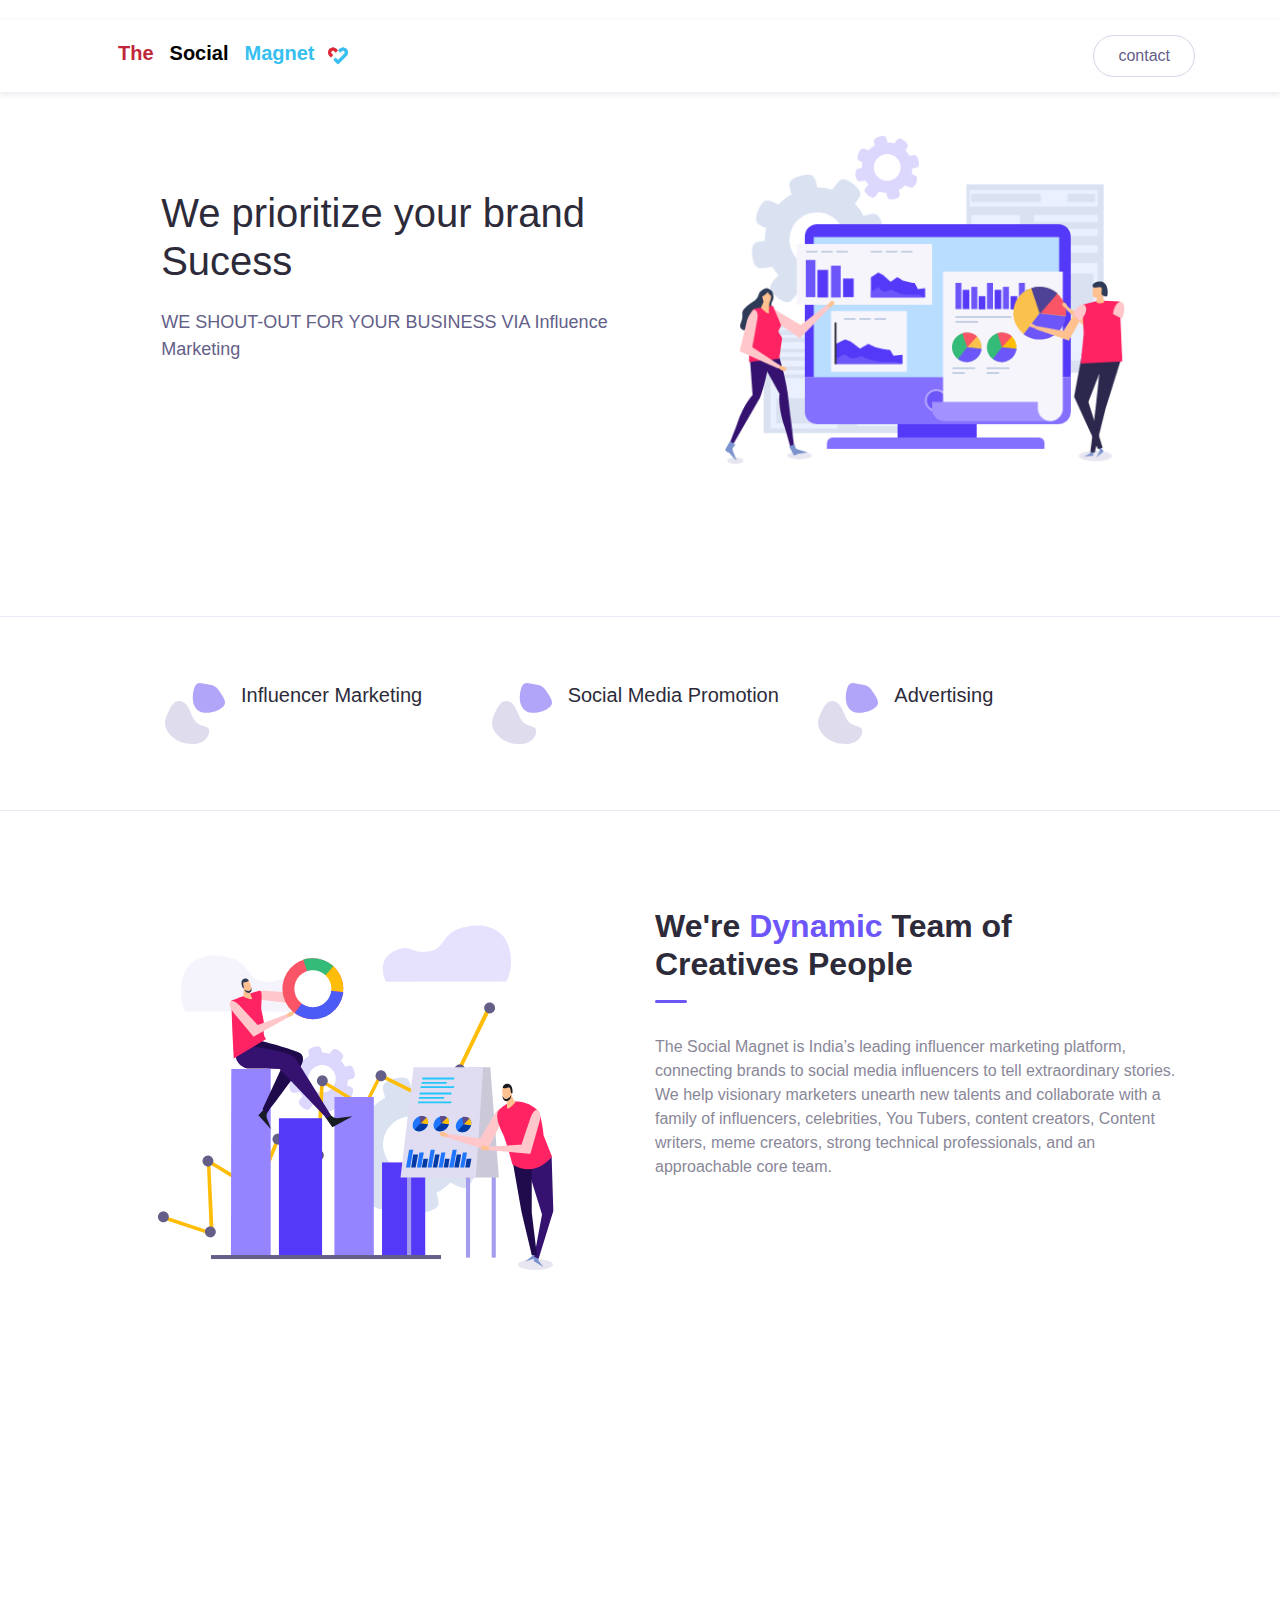
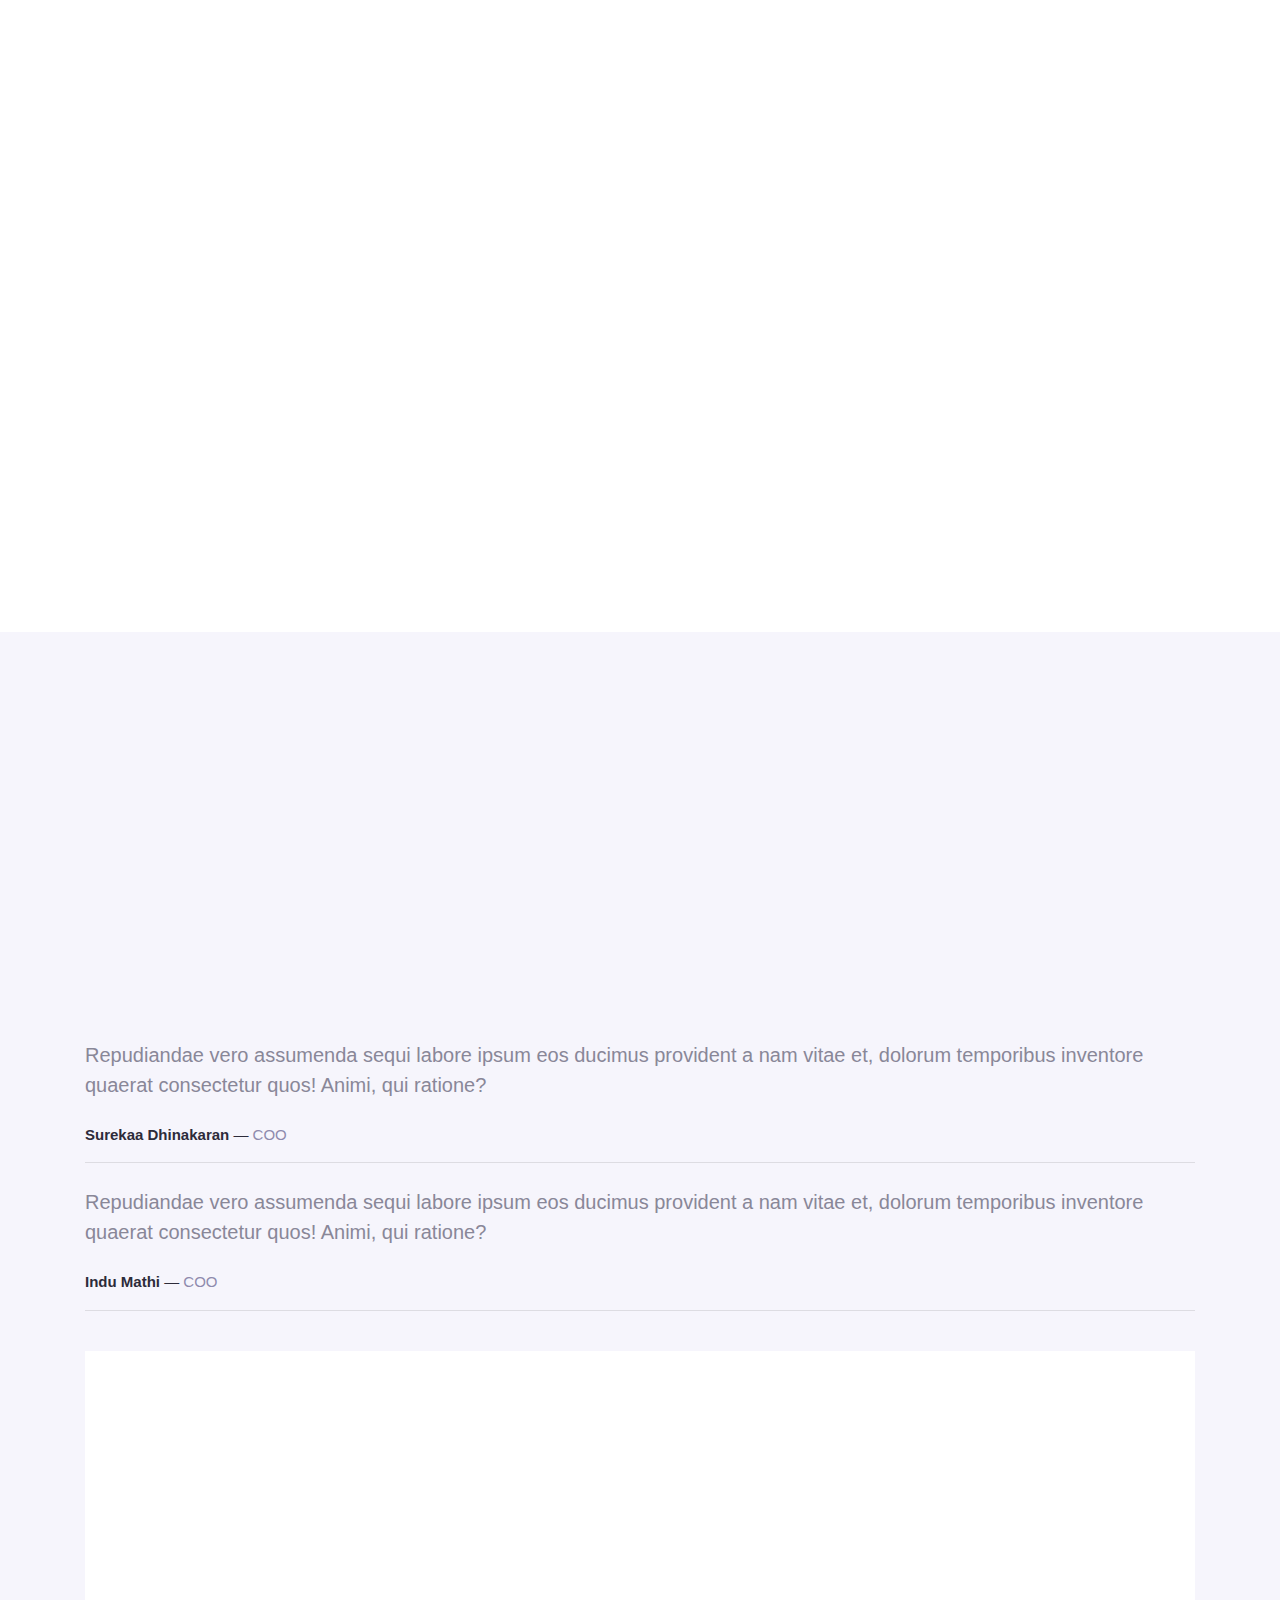
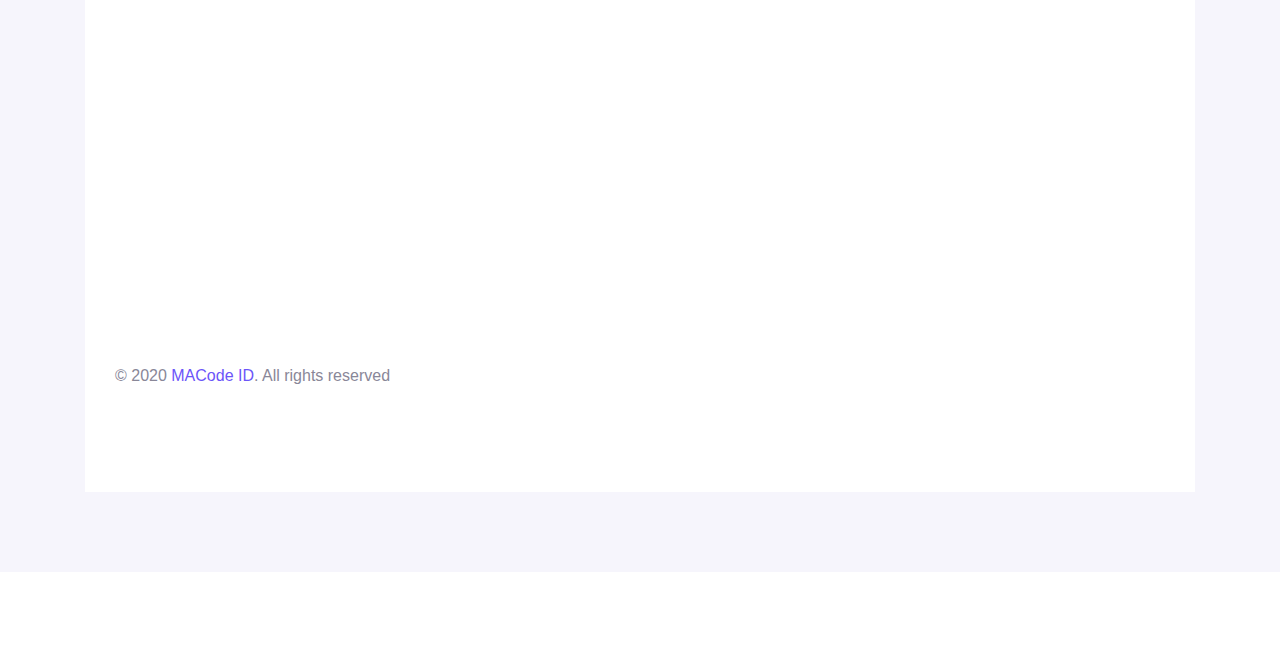
<file: digigram/html/index.html>
<!DOCTYPE html>
<html lang="en">
<head>
  <meta charset="UTF-8">
  <meta name="viewport" content="width=device-width, initial-scale=1.0">

  <meta http-equiv="X-UA-Compatible" content="IE=edge">

  <meta name="copyright" content="MACode ID, https://macodeid.com">

  <title>The Social Magnet</title>

  <link rel="stylesheet" href="../assets/vendor/animate/animate.css">

  <link rel="stylesheet" href="../assets/css/bootstrap.css">

  <link rel="stylesheet" href="../assets/css/maicons.css">

  <link rel="stylesheet" href="../assets/vendor/owl-carousel/css/owl.carousel.css">

  <link rel="stylesheet" href="../assets/css/theme.css">

</head>
<body>

  <!-- Back to top button -->
  <div class="back-to-top"></div>

  <header>
    <nav class="navbar navbar-expand-lg navbar-light navbar-float">
      <div class="container">
        <!-- icon / logo -->
        <a href="index.html" class="navbar-brand" ><span class="text-primary row">
          <div style="margin-left: 3rem; color: #c0283a;">The</div>
           <div style="margin-left: 1rem; color: black; " >Social</div> 
           <div style="margin-left: 1rem; color: #37bff0; ">Magnet</div>
           <img src="../assets/img/MyLogoPNG.png" style="width: 3rem; margin-top: 0%;" alt="">
          </span></a>
                         <!--  -->
        <button class="navbar-toggler" data-toggle="collapse" data-target="#navbarContent" aria-controls="navbarContent" aria-expanded="false" aria-label="Toggle navigation">
          <span class="navbar-toggler-icon"></span>
        </button>

        <div class="navbar-collapse collapse" id="navbarContent">
          <!-- <ul class="navbar-nav ml-lg-4 pt-3 pt-lg-0">
            <li class="nav-item active">
              <a href="index.html" class="nav-link">Home</a>
            </li>
            <li class="nav-item">
              <a href="about.html" class="nav-link">About</a>
            </li>
            <li class="nav-item">
              <a href="services.html" class="nav-link">Services</a>
            </li>
             <li class="nav-item">
              <a href="blog.html" class="nav-link">News</a>
            </li> 
            <li class="nav-item">
              <a href="contact.html" class="nav-link">Contact</a>
            </li>
          </ul> -->

          <div class="ml-auto">
            <a href="#" class="btn btn-outline rounded-pill">contact</a>
          </div>
        </div>
      </div>
    </nav>

    <div class="page-banner home-banner">
      <div class="container h-100">
        <div class="row align-items-center h-100">
          <div class="col-lg-6 py-3 wow fadeInUp mb-30">
            <h1 class="mb-4">We prioritize your brand Sucess</h1>
            <p class="text-lg mb-5">WE SHOUT-OUT FOR YOUR BUSINESS VIA
              Influence Marketing</p>
<!-- 
            <a href="#" class="btn btn-outline border text-secondary">More Info</a>
            <a href="#" class="btn btn-primary btn-split ml-2">Watch Video <div class="fab"><span class="mai-play"></span></div></a> -->
          </div>
          <div class="col-lg-6 py-3 wow zoomIn">
            <div class="img-place">
              <img src="../assets/img/bg_image_1.png" alt="">
            </div>
          </div>
        </div>
      </div>
    </div>
  </header>

  <main>
    <div class="page-section features">
      <div class="container">
        <div class="row justify-content-center">
          <div class="col-md-6 col-lg-4 py-3 wow fadeInUp">
            <div class="d-flex flex-row">
              <div class="img-fluid mr-3">
                <img src="../assets/img/icon_pattern.svg" alt="">
              </div>
              <div>
                <h5> Influencer Marketing</h5>
                <!-- <p>Copywrite, blogpublic realations content translation.</p> -->
              </div>
            </div>
          </div>
  
          <div class="col-md-6 col-lg-4 py-3 wow fadeInUp">
            <div class="d-flex flex-row">
              <div class="img-fluid mr-3">
                <img src="../assets/img/icon_pattern.svg" alt="">
              </div>
              <div>
                <h5>Social Media Promotion</h5>
                <!-- <p>Copywrite, blogpublic realations content translation.</p> -->
              </div>
            </div>
          </div>          
  
          <div class="col-md-6 col-lg-4 py-3 wow fadeInUp">
            <div class="d-flex flex-row">
              <div class="img-fluid mr-3">
                <img src="../assets/img/icon_pattern.svg" alt="">
              </div>
              <div>
                <h5>Advertising</h5>
                <!-- <p>Copywrite, blogpublic realations content translation.</p> -->
              </div>
            </div>
          </div>
        </div>
      </div> <!-- .container -->
    </div> <!-- .page-section -->

    
  
    <div class="page-section">
      <div class="container">
        <div class="row">
          <div class="col-lg-6 py-3 wow zoomIn">
            <div class="img-place text-center">
              <img src="../assets/img/bg_image_2.png" alt="">
            </div>
          </div>
          <div class="col-lg-6 py-3 wow fadeInRight">
            <h2 class="title-section">We're <span class="marked">Dynamic</span> Team of Creatives People</h2>
            <div class="divider"></div>
            <p>The Social Magnet is India’s leading influencer marketing platform, connecting brands to 
              social media influencers to tell extraordinary stories. We help visionary marketers unearth
              new talents and collaborate with a family of influencers, celebrities, You Tubers, content creators,
              Content writers, meme creators, strong technical professionals, and an approachable core team.</p>
            <!-- <div class="img-place mb-3">
              <img src="../assets/img/testi_image.png" alt="">
            </div>
            <a href="#" class="btn btn-primary">More Details</a>
            <a href="#" class="btn btn-outline border ml-2">Success Stories</a>
          </div> -->
        </div>
      </div> <!-- .container -->
    </div> <!-- .page-section -->
  
<!-- The Revenue Section -->

    <!-- <div class="page-section counter-section">
      <div class="container">
        <div class="row align-items-center text-center">
          <div class="col-lg-4">
            <p>Total Invest</p>
            <h2>$<span class="number" data-number="816278"></span></h2>
          </div>
          <div class="col-lg-4">
            <p>Yearly Revenue</p>
            <h2>$<span class="number" data-number="216422"></span></h2>
          </div>
          <div class="col-lg-4">
            <p>Growth Ration</p>
            <h2><span class="number" data-number="73"></span>%</h2>
          </div>
        </div>
      </div> 
    </div>  -->
  
    <div class="page-section">
      <div class="container">
        <div class="row">
          <div class="col-lg-6 py-3 wow fadeInLeft">
            <h2 class="title-section">We're <span class="marked">ready to</span> Serve you with best</h2>
            <div class="divider"></div>
            <p class="mb-5">We provide marketing services to startups & small business, 
              We help your brand convey the right message to it’s customers.
               We are ready to work with Social Media Influencers from All over India. 
               We believe in Mr. Seth Godin’s words. “People do NOT BUY Goods and Services. 
               They Buy Relations, Stories And Magic.” And we help you sell Relations, Stories
                And Magic with the help of Influencers Marketing
              </p>
            <!-- <a href="#" class="btn btn-primary">More Details</a>
            <a href="#" class="btn btn-outline ml-2">See pricing</a> -->
          </div>
          <div class="col-lg-6 py-3 wow zoomIn">
            <div class="img-place text-center">
              <img src="../assets/img/bg_image_3.png" alt="">
            </div>
          </div>
        </div>
      </div> <!-- .container -->
    </div> <!-- .page-section -->
  
    <div class="page-section">
      <div class="container">
        <div class="text-center wow fadeInUp">
          <div class="subhead">Why Choose Us</div>
          <h2 class="title-section">Your <span class="marked">Comfort</span> is Our Priority</h2>
          <div class="divider mx-auto"></div>
        </div>
  
        <div class="row mt-3 text-center">
          <div class="col-lg-12 py-3 wow fadeInUp">
            <!-- <div class="display-3"><span class="mai-shapes"></span></div> -->
            <h5>End-to-End Services</h5>
            <p>choosing the influencer artist of your choice, the theme & script writing,
               their make-over, the studio, shooting photos & video, editing, captioning, 
               digital marketing to influential marketing, we cater to a holistic service and
                to grow your business and keep you rest assured.
              Youtube – Shorts, Videos, Profile Videos, Product Video, Promotional Video.
              Instagram – Meme Creation, Content Creation, Boosting handle.</p>
          </div>
          <!-- <div class="col-lg-4 py-3 wow fadeInUp">
            <div class="display-3"><span class="mai-shapes"></span></div>
            <h5>Friendly Prices</h5>
            <p>Lorem ipsum dolor sit amet consectetur adipisicing elit. Laborum, sit.</p>
          </div>
          <div class="col-lg-4 py-3 wow fadeInUp">
            <div class="display-3"><span class="mai-shapes"></span></div>
            <h5>No time-confusing</h5>
            <p>Lorem ipsum dolor sit amet consectetur adipisicing elit. Laborum, sit.</p>
          </div> -->
        </div>
      </div> <!-- .container -->
    </div> <!-- .page-section -->
<!--   
    <div class="page-section border-top">
      <div class="container">
        <div class="text-center wow fadeInUp">
          <h2 class="title-section">Pricing Plan</h2>
          <div class="divider mx-auto"></div>
        </div>
  
        <div class="row justify-content-center">
          <div class="col-12 col-lg-auto py-3 wow fadeInLeft">
            <div class="card-pricing">
              <div class="header">
                <div class="price-icon"><span class="mai-people"></span></div>
                <div class="price-title">Membership</div>
              </div>
              <div class="body py-3">
                <div class="price-tag">
                  <span class="currency">$</span>
                  <h2 class="display-4">30</h2>
                  <span class="period">/monthly</span>
                </div>
                <div class="price-info">
                  <p>Choose the plan that right for you</p>
                </div>
              </div>
              <div class="footer">
                <a href="#" class="btn btn-outline rounded-pill">Choose Plan</a>
              </div>
            </div>
          </div>
   -->
          <!-- <div class="col-12 col-lg-auto py-3 wow fadeInUp">
            <div class="card-pricing active">
              <div class="header">
                <div class="price-labled">Best</div>
                <div class="price-icon"><span class="mai-business"></span></div>
                <div class="price-title">Dedicated</div>
              </div>
              <div class="body py-3">
                <div class="price-tag">
                  <span class="currency">$</span>
                  <h2 class="display-4">60</h2>
                  <span class="period">/monthly</span>
                </div>
                <div class="price-info">
                  <p>Choose the plan that right for you</p>
                </div>
              </div>
              <div class="footer">
                <a href="#" class="btn btn-outline rounded-pill">Choose Plan</a>
              </div>
            </div>
          </div>
  
          <div class="col-12 col-lg-auto py-3 wow fadeInRight">
            <div class="card-pricing">
              <div class="header">
                <div class="price-icon"><span class="mai-rocket-outline"></span></div>
                <div class="price-title">Private</div>
              </div>
              <div class="body py-3">
                <div class="price-tag">
                  <span class="currency">$</span>
                  <h2 class="display-4">90</h2>
                  <span class="period">/monthly</span>
                </div>
                <div class="price-info">
                  <p>Choose the plan that right for you</p>
                </div>
              </div>
              <div class="footer">
                <a href="#" class="btn btn-outline rounded-pill">Choose Plan</a>
              </div>
            </div>
          </div>
          
        </div>
      </div> 
     </div>  -->

     <!-- CEO Section -->
  
    <div class="page-section bg-light">
      <div class="container">
        
        <div class="owl-carousel wow fadeInUp" id="testimonials">
          <div class="item">
            <div class="row align-items-center">
              <div class="col-md-6 py-3">
                <div class="testi-image">
                  <img src="../assets/img/person/person_1.jpg" alt="">
                </div>
              </div>
              <div class="col-md-6 py-3">
                <div class="testi-content">
                  <p>Necessitatibus ipsum magni accusantium consequatur delectus a repudiandae nemo quisquam dolorum itaque, tenetur, esse optio eveniet beatae explicabo sapiente quo.</p>
                  <div class="entry-footer">
                    <strong>Praveen Kumar</strong> &mdash; <span class="text-grey">Founder and CEO</span>
                    
                  </div>
                </div>
              </div>
            </div>
          </div>
          
<!--   
          <div class="item">
            <div class="row align-items-center">
               <div class="col-md-6 py-3">
                 <div class="testi-image">
                  <img src="../assets/img/person/person_2.jpg" alt="">
                </div> 
              </div> 
              
              </div>
            </div>
          </div> -->
  
        </div>
        <div class="col-md-06 py-3">
          <div class="testi-content">
            <p>Repudiandae vero assumenda sequi labore ipsum eos ducimus provident a nam vitae et, dolorum temporibus inventore quaerat consectetur quos! Animi, qui ratione?</p>
            <div class="entry-footer">
              <strong>Surekaa Dhinakaran</strong> &mdash; <span class="text-grey">COO </span>
            </div>
          </div>
          <hr>
          <div class="col-md-06 py-2">
            <div class="testi-content">
              <p>Repudiandae vero assumenda sequi labore ipsum eos ducimus provident a nam vitae et, dolorum temporibus inventore quaerat consectetur quos! Animi, qui ratione?</p>
              <div class="entry-footer">
                <strong>Indu Mathi</strong> &mdash; <span class="text-grey">COO </span>
              </div>
            </div>
            <hr>
      </div> 
    </div> 
   
    <div class="page-section">
      <div class="container">
        <div class="row align-items-center">
          <div class="col-lg-6 py-3 wow fadeInUp">
            <h2 class="title-section">Get in Touch</h2>
            <div class="divider"></div>
            <p>Lorem ipsum dolor sit amet consectetur adipisicing elit.<br> Laborum ratione autem quidem veritatis!</p>
  
            <ul class="contact-list">
              <li>
                <div class="icon"><span class="mai-map"></span></div>
                <div class="content">123 Fake Street, New York, USA</div>
              </li>
              <li>
                <div class="icon"><span class="mai-mail"></span></div>
                <div class="content"><a href="#">info@digigram.com</a></div>
              </li>
              <li>
                <div class="icon"><span class="mai-phone-portrait"></span></div>
                <div class="content"><a href="#">+00 1122 3344 55</a></div>
              </li>
            </ul>
          </div>
          <div class="col-lg-6 py-3 wow fadeInUp">
            <div class="subhead">Contact Us</div>
            <h2 class="title-section">Drop Us a Line</h2>
            <div class="divider"></div>
            
            <form action="#">
              <div class="py-2">
                <input type="text" class="form-control" placeholder="Full name">
              </div>
              <div class="py-2">
                <input type="text" class="form-control" placeholder="Email">
              </div>
              <div class="py-2">
                <textarea rows="6" class="form-control" placeholder="Enter message"></textarea>
              </div>
              <button type="submit" class="btn btn-primary rounded-pill mt-4">Send Message</button>
            </form>
          </div>
        </div>

        <div class="col-sm-6 py-2">
          <p id="copyright">&copy; 2020 <a href="https://macodeid.com/">MACode ID</a>. All rights reserved</p>
        </div>

        
      </div> <!-- .container -->
    </div> <!-- .page-section -->
<!--   
    <div class="page-section border-top">
      <div class="container">
        <div class="text-center wow fadeInUp">
          <div class="subhead">Our Blog</div>
          <h2 class="title-section">Read our latest <span class="marked">News</span></h2>
          <div class="divider mx-auto"></div>
        </div>
        <div class="row my-5 card-blog-row">
          <div class="col-md-6 col-lg-3 py-3 wow fadeInUp">
            <div class="card-blog">
              <div class="header">
                <div class="entry-footer">
                  <div class="post-author">Sam Newman</div>
                  <a href="#" class="post-date">23 Apr 2020</a>
                </div>
              </div>
              <div class="body">
                <div class="post-title"><a href="blog-single.html">What is Business Management?</a></div>
              </div>
              <div class="footer">
                <a href="blog-single.html">Read More <span class="mai-chevron-forward text-sm"></span></a>
              </div>
            </div>
          </div>
          <div class="col-md-6 col-lg-3 py-3 wow fadeInUp">
            <div class="card-blog">
              <div class="header">
                <div class="avatar">
                  <img src="../assets/img/person/person_1.jpg" alt="">
                </div>
                <div class="entry-footer">
                  <div class="post-author">Sam Newman</div>
                  <a href="#" class="post-date">23 Apr 2020</a>
                </div>
              </div>
              <div class="body">
                <div class="post-title"><a href="blog-single.html">What is Business Management?</a></div>
                <div class="post-excerpt">Lorem, ipsum dolor sit amet consectetur adipisicing elit.</div>
              </div>
              <div class="footer">
                <a href="blog-single.html">Read More <span class="mai-chevron-forward text-sm"></span></a>
              </div>
            </div>
          </div>
          <div class="col-md-6 col-lg-3 py-3 wow fadeInUp">
            <div class="card-blog">
              <div class="header">
                <div class="avatar">
                  <img src="../assets/img/person/person_2.jpg" alt="">
                </div>
                <div class="entry-footer">
                  <div class="post-author">Sam Newman</div>
                  <a href="#" class="post-date">23 Apr 2020</a>
                </div>
              </div>
              <div class="body">
                <div class="post-title"><a href="blog-single.html">What is Business Management?</a></div>
                <div class="post-excerpt">Lorem, ipsum dolor sit amet consectetur adipisicing elit.</div>
              </div>
              <div class="footer">
                <a href="blog-single.html">Read More <span class="mai-chevron-forward text-sm"></span></a>
              </div>
            </div>
          </div>
          <div class="col-md-6 col-lg-3 py-3 wow fadeInUp">
            <div class="card-blog">
              <div class="header">
                <div class="avatar">
                  <img src="../assets/img/person/person_3.jpg" alt="">
                </div>
                <div class="entry-footer">
                  <div class="post-author">Sam Newman</div>
                  <a href="#" class="post-date">23 Apr 2020</a>
                </div>
              </div>
              <div class="body">
                <div class="post-title"><a href="blog-single.html">What is Business Management?</a></div>
                <div class="post-excerpt">Lorem, ipsum dolor sit amet consectetur adipisicing elit.</div>
              </div>
              <div class="footer">
                <a href="blog-single.html">Read More <span class="mai-chevron-forward text-sm"></span></a>
              </div>
            </div>
          </div>
        </div>
  
        <div class="text-center">
          <a href="blog.html" class="btn btn-outline-primary rounded-pill">Discover More</a>
        </div>
      </div>
    </div> 
   -->
<!--    
    <div class="page-section client-section">
      <div class="container-fluid">
        <div class="row row-cols-2 row-cols-md-3 row-cols-lg-5 justify-content-center">
          <div class="item wow zoomIn">
            <img src="../assets/img/clients/airbnb.png" alt="">
          </div>
          <div class="item wow zoomIn">
            <img src="../assets/img/clients/google.png" alt="">
          </div>
          <div class="item wow zoomIn">
            <img src="../assets/img/clients/stripe.png" alt="">
          </div>
          <div class="item wow zoomIn">
            <img src="../assets/img/clients/paypal.png" alt="">
          </div>
          <div class="item wow zoomIn">
            <img src="../assets/img/clients/mailchimp.png" alt="">
          </div>
        </div>
      </div> 
    </div> 
  </main> -->

<!-- 
  <footer class="page-footer">
    <div class="container">
      <div class="row justify-content-center mb-5">
        <div class="col-lg-3 py-3">
          <h3>Digi<span class="text-primary">Gram.</span></h3>
          <p>Lorem ipsum, dolor sit amet consectetur adipisicing elit.</p>

          <p><a href="#" >digigram@mail.com</a></p>
          <p><a href="#">+00 1122 3344 5566</a></p>
        </div>
        <div class="col-lg-3 py-3">
          <h5>Quick Links</h5>
          <ul class="footer-menu">
            <li><a href="#">How it works</a></li>
            <li><a href="#">Security</a></li>
            <li><a href="#">Pricing</a></li>
            <li><a href="#">Resources</a></li>
            <li><a href="#">Report a Bug</a></li>
          </ul>
        </div>
        <div class="col-lg-3 py-3">
          <h5>About Us</h5>
          <ul class="footer-menu">
            <li><a href="#">About Us</a></li>
            <li><a href="#">Jobs</a></li>
            <li><a href="#">Our Teams</a></li>
            <li><a href="#">Testimonials</a></li>
            <li><a href="#">News & Press</a></li>
          </ul>
        </div>
        <div class="col-lg-3 py-3">
          <h5>Subscribe</h5>
          <form action="#">
            <input type="text" class="form-control" placeholder="Enter your mail..">
          </form>

          <div class="sosmed-button mt-4">
            <a href="#"><span class="mai-logo-facebook-f"></span></a>
            <a href="#"><span class="mai-logo-twitter"></span></a>
            <a href="#"><span class="mai-logo-google"></span></a>
            <a href="#"><span class="mai-logo-linkedin"></span></a>
          </div>
        </div>
      </div>

      <div class="row">
        <div class="col-sm-6 py-2">
          <p id="copyright">&copy; 2020 <a href="https://macodeid.com/">MACode ID</a>. All rights reserved</p>
        </div>
        <div class="col-sm-6 py-2 text-right">
          <div class="d-inline-block px-3">
            <a href="#">Privacy</a>
          </div>
          <div class="d-inline-block px-3">
            <a href="#">Contact Us</a>
          </div>
        </div>
      </div>
    </div> 
  </footer> 
 -->
 <!-- .container -->
 <!-- .page-footer -->



  <script src="../assets/js/jquery-3.5.1.min.js"></script>

  <script src="../assets/js/bootstrap.bundle.min.js"></script>

  <script src="../assets/vendor/wow/wow.min.js"></script>

  <script src="../assets/vendor/owl-carousel/js/owl.carousel.min.js"></script>

  <script src="../assets/vendor/waypoints/jquery.waypoints.min.js"></script>

  <script src="../assets/vendor/animateNumber/jquery.animateNumber.min.js"></script>

  <script src="../assets/js/google-maps.js"></script>

  <script src="../assets/js/theme.js"></script>


</body>
</html>
</file>
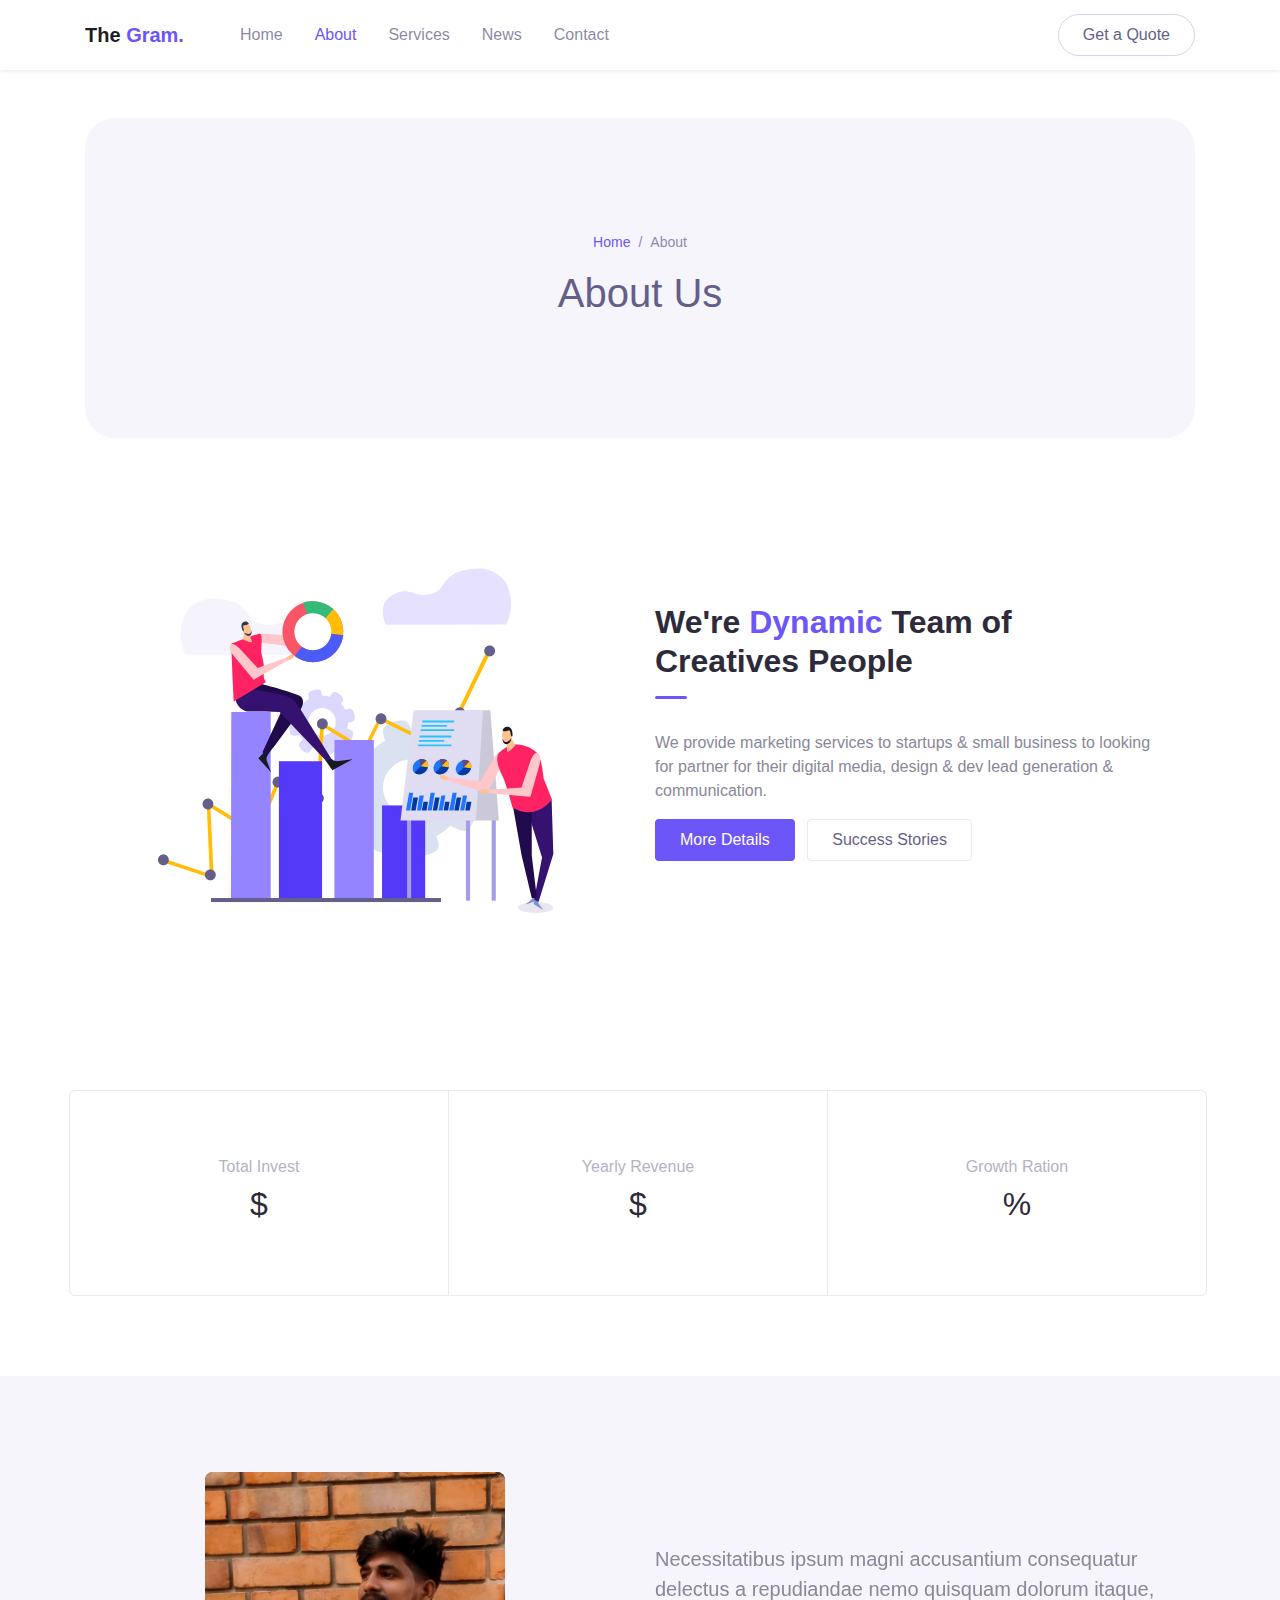
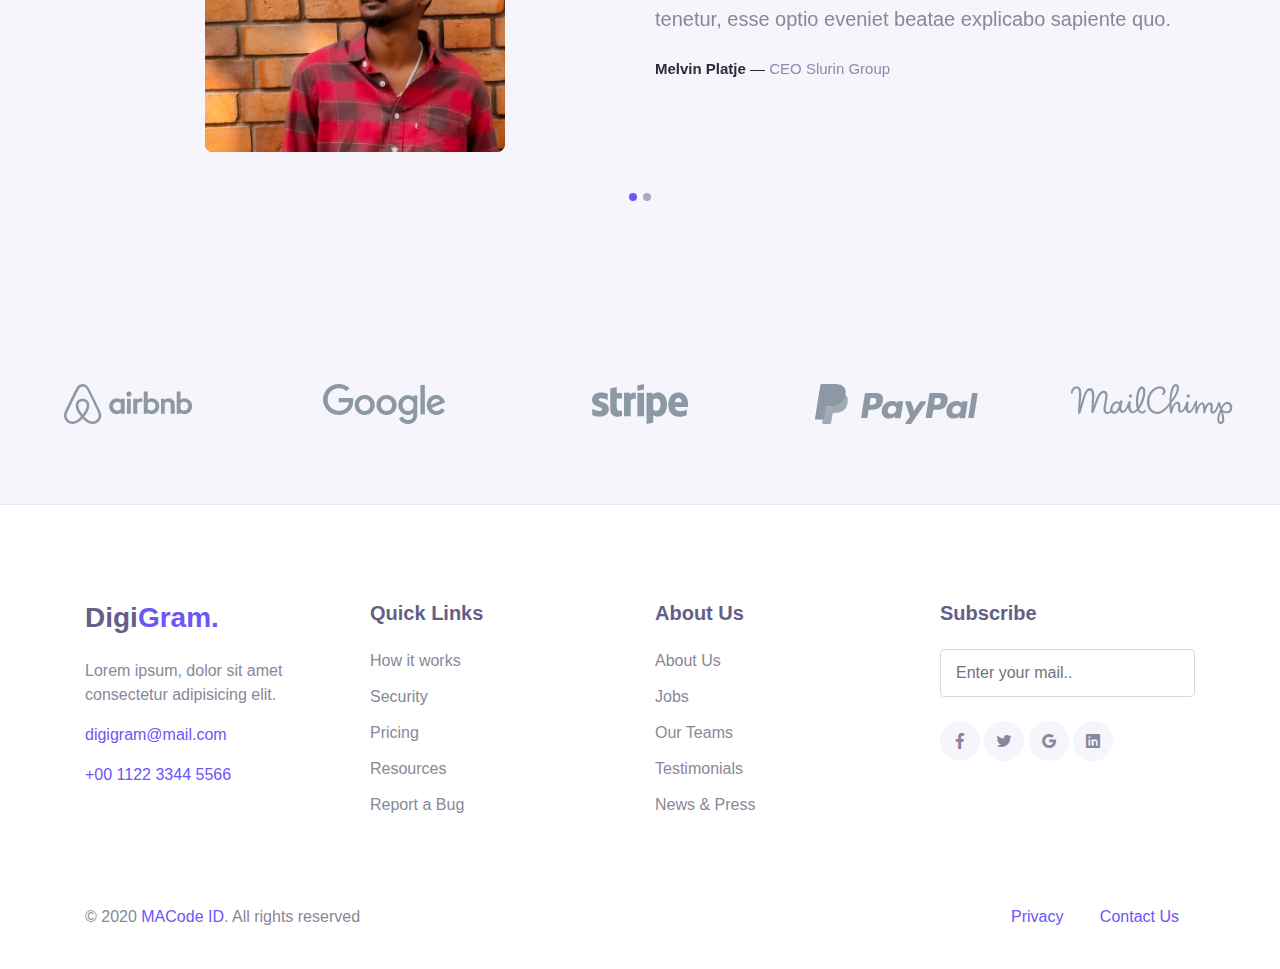
<file: digigram/html/about.html>
<!DOCTYPE html>
<html lang="en">
<head>
  <meta charset="UTF-8">
  <meta name="viewport" content="width=device-width, initial-scale=1.0">

  <meta http-equiv="X-UA-Compatible" content="IE=edge">

  <meta name="copyright" content="MACode ID, https://macodeid.com">

  <title>The Social Magnet</title>

  <link rel="stylesheet" href="../assets/vendor/animate/animate.css">

  <link rel="stylesheet" href="../assets/css/bootstrap.css">

  <link rel="stylesheet" href="../assets/css/maicons.css">

  <link rel="stylesheet" href="../assets/vendor/owl-carousel/css/owl.carousel.css">

  <link rel="stylesheet" href="../assets/css/theme.css">

</head>
<body>

  <!-- Back to top button -->
  <div class="back-to-top"></div>

  <header>
    <nav class="navbar navbar-expand-lg navbar-light shadow-sm">
      <div class="container">
        <a href="index.html" class="navbar-brand">The <span class="text-primary">Gram.</span></a>

        <button class="navbar-toggler" data-toggle="collapse" data-target="#navbarContent" aria-controls="navbarContent" aria-expanded="false" aria-label="Toggle navigation">
          <span class="navbar-toggler-icon"></span>
        </button>

        <div class="navbar-collapse collapse" id="navbarContent">
          <ul class="navbar-nav ml-lg-4 pt-3 pt-lg-0">
            <li class="nav-item">
              <a href="index.html" class="nav-link">Home</a>
            </li>
            <li class="nav-item active">
              <a href="about.html" class="nav-link">About</a>
            </li>
            <li class="nav-item">
              <a href="services.html" class="nav-link">Services</a>
            </li>
            <li class="nav-item">
              <a href="blog.html" class="nav-link">News</a>
            </li>
            <li class="nav-item">
              <a href="contact.html" class="nav-link">Contact</a>
            </li>
          </ul>

          <div class="ml-auto">
            <a href="#" class="btn btn-outline rounded-pill">Get a Quote</a>
          </div>
        </div>
      </div>
    </nav>

    <div class="container mt-5">
      <div class="page-banner">
        <div class="row justify-content-center align-items-center h-100">
          <div class="col-md-6">
            <nav aria-label="Breadcrumb">
              <ul class="breadcrumb justify-content-center py-0 bg-transparent">
                <li class="breadcrumb-item"><a href="index.html">Home</a></li>
                <li class="breadcrumb-item active">About</li>
              </ul>
            </nav>
            <h1 class="text-center">About Us</h1>
          </div>
        </div>
      </div>
    </div>
  </header>

  <main>
    <div class="page-section">
      <div class="container">
        <div class="row align-items-center">
          <div class="col-lg-6 py-3">
            <div class="img-fluid text-center">
              <img src="../assets/img/bg_image_2.png" alt="">
            </div>
          </div>
          <div class="col-lg-6 py-3 pr-lg-5">
            <h2 class="title-section">We're <span class="marked">Dynamic</span> Team of Creatives People</h2>
            <div class="divider"></div>
            <p>We provide marketing services to startups & small business to looking for partner for their digital media, design & dev lead generation & communication.</p>
            <a href="#" class="btn btn-primary">More Details</a>
            <a href="#" class="btn btn-outline border ml-2">Success Stories</a>
          </div>
        </div>
      </div> <!-- .container -->
    </div> <!-- .page-section -->

    <div class="page-section counter-section">
      <div class="container">
        <div class="row align-items-center text-center">
          <div class="col-lg-4">
            <p>Total Invest</p>
            <h2>$<span class="number" data-number="816278"></span></h2>
          </div>
          <div class="col-lg-4">
            <p>Yearly Revenue</p>
            <h2>$<span class="number" data-number="216422"></span></h2>
          </div>
          <div class="col-lg-4">
            <p>Growth Ration</p>
            <h2><span class="number" data-number="73"></span>%</h2>
          </div>
        </div>
      </div> <!-- .container -->
    </div> <!-- .page-section -->
  
    <!-- Testimonials -->
    <div class="page-section bg-light">
      <div class="container">
        
        <div class="owl-carousel" id="testimonials">
          <div class="item">
            <div class="row align-items-center">
              <div class="col-md-6 py-3">
                <div class="testi-image">
                  <img src="../assets/img/person/person_1.jpg" alt="">
                </div>
              </div>
              <div class="col-md-6 py-3">
                <div class="testi-content">
                  <p>Necessitatibus ipsum magni accusantium consequatur delectus a repudiandae nemo quisquam dolorum itaque, tenetur, esse optio eveniet beatae explicabo sapiente quo.</p>
                  <div class="entry-footer">
                    <strong>Melvin Platje</strong> &mdash; <span class="text-grey">CEO Slurin Group</span>
                  </div>
                </div>
              </div>
            </div>
          </div>
  
          <div class="item">
            <div class="row align-items-center">
              <div class="col-md-6 py-3">
                <div class="testi-image">
                  <img src="../assets/img/person/person_2.jpg" alt="">
                </div>
              </div>
              <div class="col-md-6 py-3">
                <div class="testi-content">
                  <p>Repudiandae vero assumenda sequi labore ipsum eos ducimus provident a nam vitae et, dolorum temporibus inventore quaerat consectetur quos! Animi, qui ratione?</p>
                  <div class="entry-footer">
                    <strong>George Burke</strong> &mdash; <span class="text-grey">CEO Letro</span>
                  </div>
                </div>
              </div>
            </div>
          </div>
  
        </div>
      </div> <!-- .container -->
    </div> <!-- .page-section -->
    
    <div class="page-section client-section">
      <div class="container-fluid">
        <div class="row row-cols-2 row-cols-md-3 row-cols-lg-5 justify-content-center">
          <div class="item">
            <img src="../assets/img/clients/airbnb.png" alt="">
          </div>
          <div class="item">
            <img src="../assets/img/clients/google.png" alt="">
          </div>
          <div class="item">
            <img src="../assets/img/clients/stripe.png" alt="">
          </div>
          <div class="item">
            <img src="../assets/img/clients/paypal.png" alt="">
          </div>
          <div class="item">
            <img src="../assets/img/clients/mailchimp.png" alt="">
          </div>
        </div>
      </div> <!-- .container-fluid -->
    </div> <!-- .page-section -->
  </main>

  <footer class="page-footer">
    <div class="container">
      <div class="row justify-content-center mb-5">
        <div class="col-lg-3 py-3">
          <h3>Digi<span class="text-primary">Gram.</span></h3>
          <p>Lorem ipsum, dolor sit amet consectetur adipisicing elit.</p>

          <p><a href="#" >digigram@mail.com</a></p>
          <p><a href="#">+00 1122 3344 5566</a></p>
        </div>
        <div class="col-lg-3 py-3">
          <h5>Quick Links</h5>
          <ul class="footer-menu">
            <li><a href="#">How it works</a></li>
            <li><a href="#">Security</a></li>
            <li><a href="#">Pricing</a></li>
            <li><a href="#">Resources</a></li>
            <li><a href="#">Report a Bug</a></li>
          </ul>
        </div>
        <div class="col-lg-3 py-3">
          <h5>About Us</h5>
          <ul class="footer-menu">
            <li><a href="#">About Us</a></li>
            <li><a href="#">Jobs</a></li>
            <li><a href="#">Our Teams</a></li>
            <li><a href="#">Testimonials</a></li>
            <li><a href="#">News & Press</a></li>
          </ul>
        </div>
        <div class="col-lg-3 py-3">
          <h5>Subscribe</h5>
          <form action="#">
            <input type="text" class="form-control" placeholder="Enter your mail..">
          </form>

          <div class="sosmed-button mt-4">
            <a href="#"><span class="mai-logo-facebook-f"></span></a>
            <a href="#"><span class="mai-logo-twitter"></span></a>
            <a href="#"><span class="mai-logo-google"></span></a>
            <a href="#"><span class="mai-logo-linkedin"></span></a>
          </div>
        </div>
      </div>

      <div class="row">
        <div class="col-sm-6 py-2">
          <p id="copyright">&copy; 2020 <a href="https://macodeid.com/">MACode ID</a>. All rights reserved</p>
        </div>
        <div class="col-sm-6 py-2 text-right">
          <div class="d-inline-block px-3">
            <a href="#">Privacy</a>
          </div>
          <div class="d-inline-block px-3">
            <a href="#">Contact Us</a>
          </div>
        </div>
      </div>
    </div> <!-- .container -->
  </footer> <!-- .page-footer -->


  <script src="../assets/js/jquery-3.5.1.min.js"></script>

  <script src="../assets/js/bootstrap.bundle.min.js"></script>

  <script src="../assets/vendor/wow/wow.min.js"></script>

  <script src="../assets/vendor/owl-carousel/js/owl.carousel.min.js"></script>

  <script src="../assets/vendor/waypoints/jquery.waypoints.min.js"></script>

  <script src="../assets/vendor/animateNumber/jquery.animateNumber.min.js"></script>

  <script src="../assets/js/google-maps.js"></script>

  <script src="../assets/js/theme.js"></script>

</body>
</html>
</file>
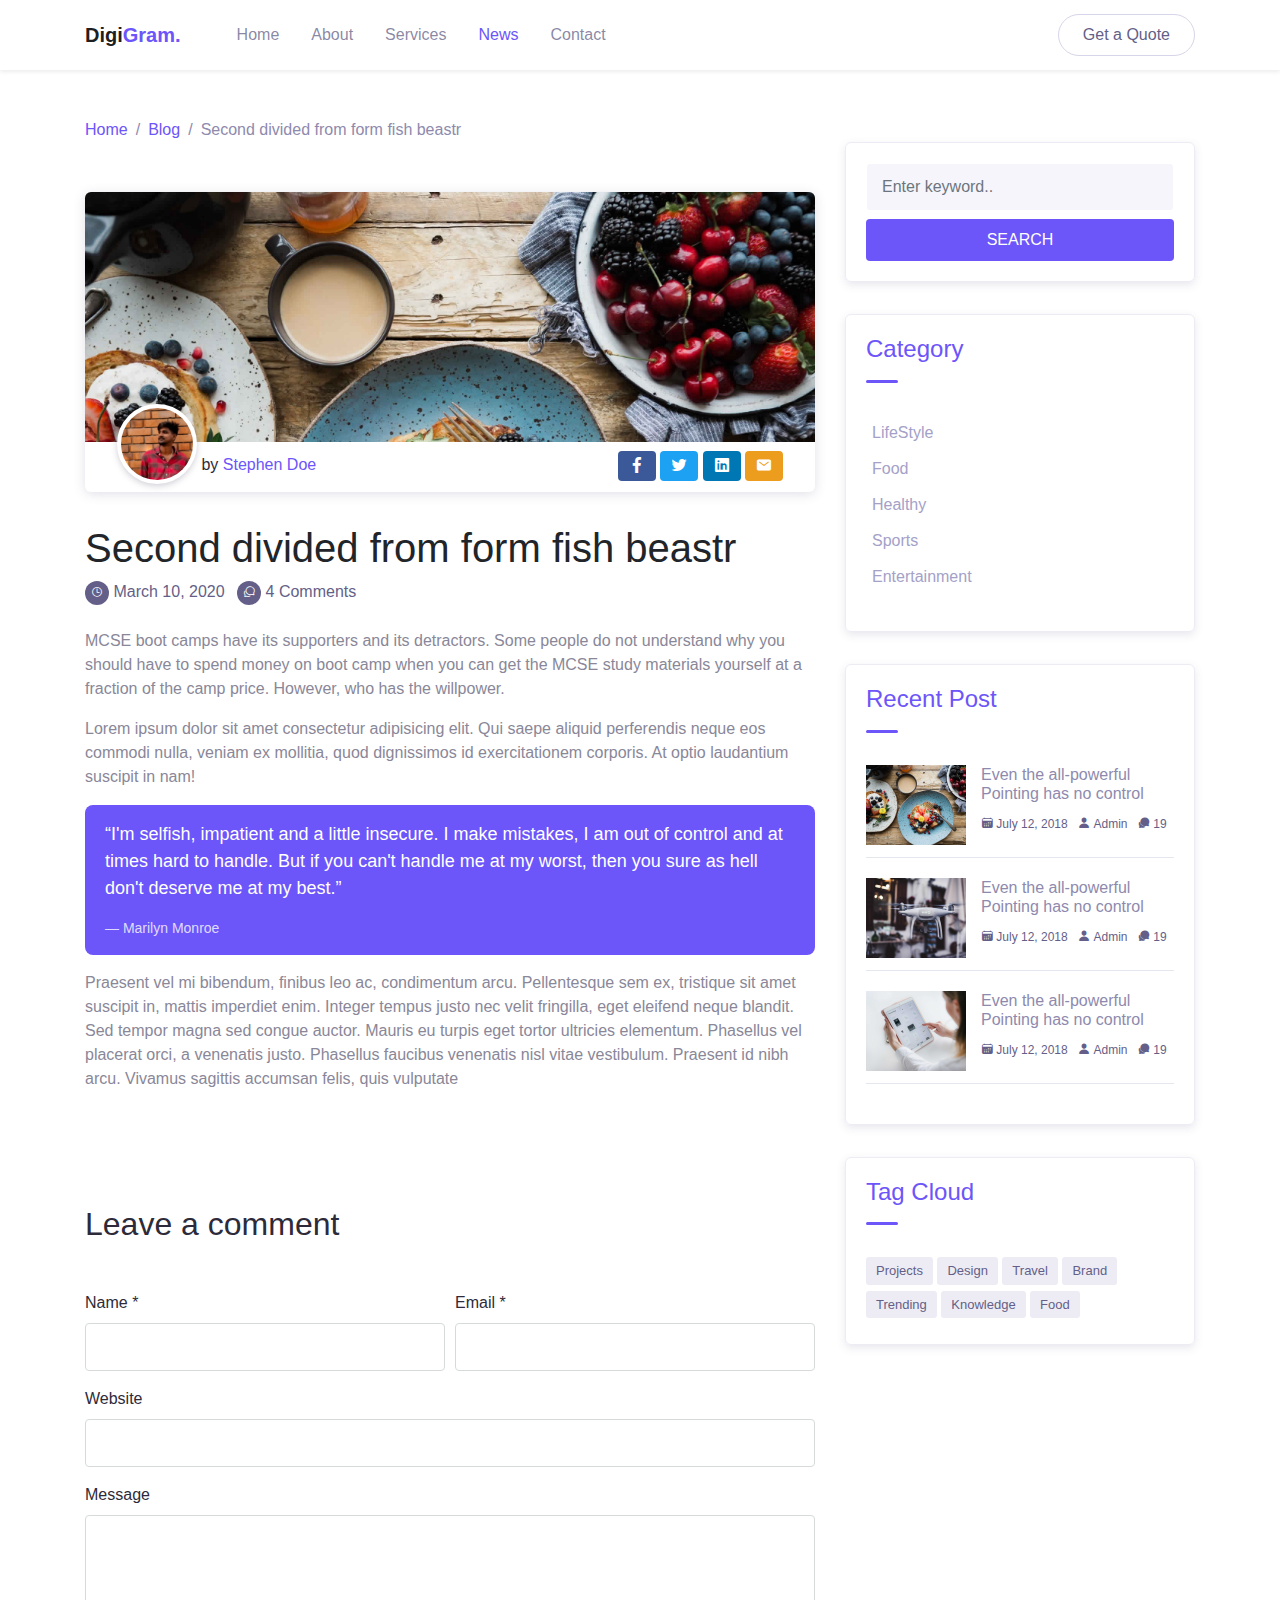
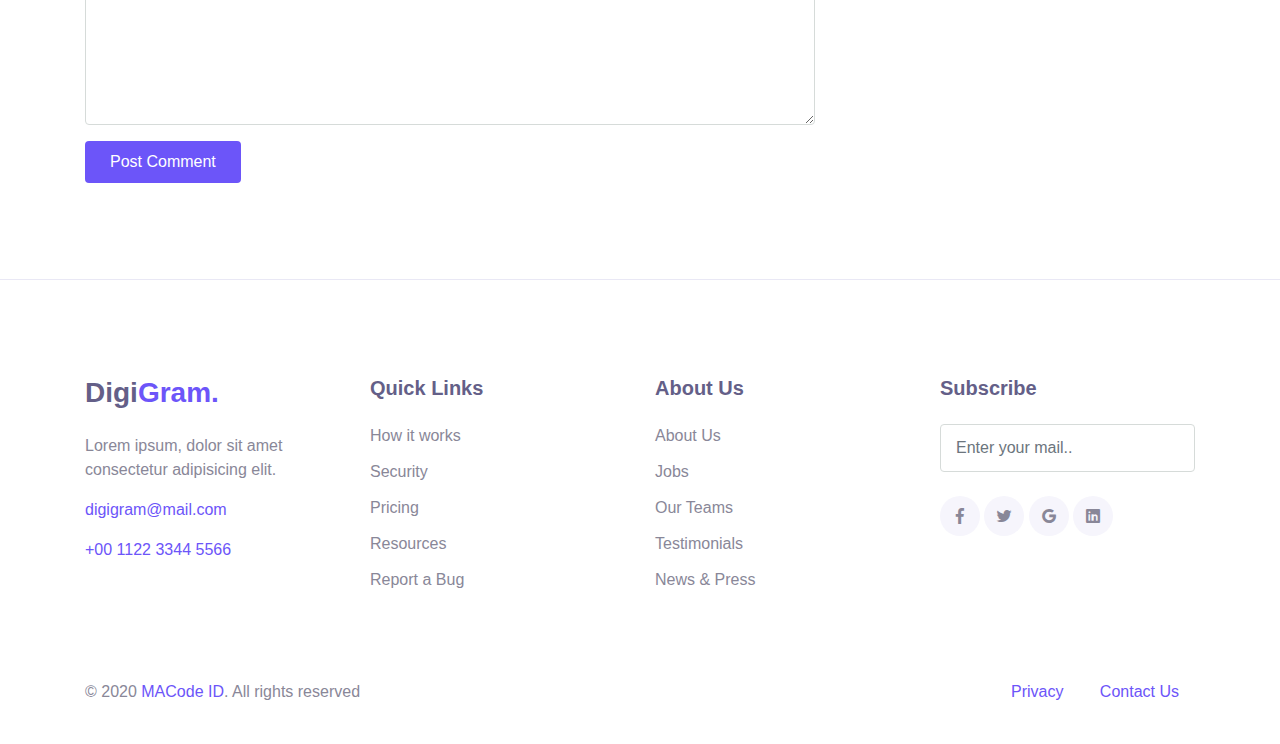
<file: digigram/html/blog-single.html>
<!DOCTYPE html>
<html lang="en">
<head>
  <meta charset="UTF-8">
  <meta name="viewport" content="width=device-width, initial-scale=1.0">

  <meta http-equiv="X-UA-Compatible" content="IE=edge">

  <meta name="copyright" content="MACode ID, https://macodeid.com">

  <title>DigiGram - Free Agency Template</title>

  <link rel="stylesheet" href="../assets/vendor/animate/animate.css">

  <link rel="stylesheet" href="../assets/css/bootstrap.css">

  <link rel="stylesheet" href="../assets/css/maicons.css">

  <link rel="stylesheet" href="../assets/vendor/owl-carousel/css/owl.carousel.css">

  <link rel="stylesheet" href="../assets/css/theme.css">

</head>
<body>

  <!-- Back to top button -->
  <div class="back-to-top"></div>

  <header>
    <nav class="navbar navbar-expand-lg navbar-light shadow-sm">
      <div class="container">
        <a href="index.html" class="navbar-brand">Digi<span class="text-primary">Gram.</span></a>

        <button class="navbar-toggler" data-toggle="collapse" data-target="#navbarContent" aria-controls="navbarContent" aria-expanded="false" aria-label="Toggle navigation">
          <span class="navbar-toggler-icon"></span>
        </button>

        <div class="navbar-collapse collapse" id="navbarContent">
          <ul class="navbar-nav ml-lg-4 pt-3 pt-lg-0">
            <li class="nav-item">
              <a href="index.html" class="nav-link">Home</a>
            </li>
            <li class="nav-item">
              <a href="about.html" class="nav-link">About</a>
            </li>
            <li class="nav-item">
              <a href="services.html" class="nav-link">Services</a>
            </li>
            <li class="nav-item active">
              <a href="blog.html" class="nav-link">News</a>
            </li>
            <li class="nav-item">
              <a href="contact.html" class="nav-link">Contact</a>
            </li>
          </ul>

          <div class="ml-auto">
            <a href="#" class="btn btn-outline rounded-pill">Get a Quote</a>
          </div>
        </div>
      </div>
    </nav>
  </header>

  <main>
    <div class="page-section pt-5">
      <div class="container">
        <nav aria-label="Breadcrumb">
          <ul class="breadcrumb p-0 mb-0 bg-transparent">
            <li class="breadcrumb-item"><a href="index.html">Home</a></li>
            <li class="breadcrumb-item"><a href="blog.html">Blog</a></li>
            <li class="breadcrumb-item active">Second divided from form fish beastr</li>
          </ul>
        </nav>
        
        <div class="row">
          <div class="col-lg-8">
            <div class="blog-single-wrap">
              <div class="header">
                <div class="post-thumb">
                  <img src="../assets/img/blog/blog-1.jpg" alt="">
                </div>
                <div class="meta-header">
                  <div class="post-author">
                    <div class="avatar">
                      <img src="../assets/img/person/person_1.jpg" alt="">
                    </div>
                    by <a href="#">Stephen Doe</a>
                  </div>
  
                  <div class="post-sharer">
                    <a href="#" class="btn social-facebook"><span class="mai-logo-facebook-f"></span></a>
                    <a href="#" class="btn social-twitter"><span class="mai-logo-twitter"></span></a>
                    <a href="#" class="btn social-linkedin"><span class="mai-logo-linkedin"></span></a>
                    <a href="#" class="btn"><span class="mai-mail"></span></a>
                  </div>
                </div>
              </div>
              <h1 class="post-title">Second divided from form fish beastr</h1>
              <div class="post-meta">
                <div class="post-date">
                  <span class="icon">
                    <span class="mai-time-outline"></span>
                  </span> <a href="#">March 10, 2020</a>
                </div>
                <div class="post-comment-count ml-2">
                  <span class="icon">
                    <span class="mai-chatbubbles-outline"></span>
                  </span> <a href="#">4 Comments</a>
                </div>
              </div>
              <div class="post-content">
                <p>MCSE boot camps have its supporters and its detractors. Some people do not understand why you should have to spend money on boot camp when you can get the MCSE study materials yourself at a fraction of the camp price. However, who has the willpower.</p>
                <p>Lorem ipsum dolor sit amet consectetur adipisicing elit. Qui saepe aliquid perferendis neque eos commodi nulla, veniam ex mollitia, quod dignissimos id exercitationem corporis. At optio laudantium suscipit in nam!</p>
                <blockquote class="quote">“I'm selfish, impatient and a little insecure. I make mistakes, I am out of control and at times hard to handle. But if you can't handle me at my worst, then you sure as hell don't deserve me at my best.”
                <span class="author">― Marilyn Monroe</span></blockquote>
                <p>Praesent vel mi bibendum, finibus leo ac, condimentum arcu. Pellentesque sem ex, tristique sit amet suscipit in, mattis imperdiet enim. Integer tempus justo nec velit fringilla, eget eleifend neque blandit. Sed tempor magna sed congue auctor. Mauris eu turpis eget tortor ultricies elementum. Phasellus vel placerat orci, a venenatis justo. Phasellus faucibus venenatis nisl vitae vestibulum. Praesent id nibh arcu. Vivamus sagittis accumsan felis, quis vulputate</p>
              </div>
            </div>
  
            <div class="comment-form-wrap pt-5">
              <h2 class="mb-5">Leave a comment</h2>
              <form action="#" class="">
                <div class="form-row form-group">
                  <div class="col-md-6">
                    <label for="name">Name *</label>
                    <input type="text" class="form-control" id="name">
                  </div>
                  <div class="col-md-6">
                    <label for="email">Email *</label>
                    <input type="email" class="form-control" id="email">
                  </div>
                </div>
                <div class="form-group">
                  <label for="website">Website</label>
                  <input type="url" class="form-control" id="website">
                </div>
    
                <div class="form-group">
                  <label for="message">Message</label>
                  <textarea name="msg" id="message" cols="30" rows="8" class="form-control"></textarea>
                </div>
                <div class="form-group">
                  <input type="submit" value="Post Comment" class="btn btn-primary">
                </div>
    
              </form>
            </div>
  
          </div>
          <div class="col-lg-4">
            <div class="widget">
              <!-- Widget search -->
              <div class="widget-box">
                <form action="#" class="search-widget">
                  <input type="text" class="form-control" placeholder="Enter keyword..">
                  <button type="submit" class="btn btn-primary btn-block">Search</button>
                </form>
              </div>
  
              <!-- Widget Categories -->
              <div class="widget-box">
                <h4 class="widget-title">Category</h4>
                <div class="divider"></div>
  
                <ul class="categories">
                  <li><a href="#">LifeStyle</a></li>
                  <li><a href="#">Food</a></li>
                  <li><a href="#">Healthy</a></li>
                  <li><a href="#">Sports</a></li>
                  <li><a href="#">Entertainment</a></li>
                </ul>
              </div>
  
              <!-- Widget recent post -->
              <div class="widget-box">
                <h4 class="widget-title">Recent Post</h4>
                <div class="divider"></div>
  
                <div class="blog-item">
                    <a class="post-thumb" href="">
                      <img src="../assets/img/blog/blog-1.jpg" alt="">
                    </a>
                    <div class="content">
                      <h6 class="post-title"><a href="#">Even the all-powerful Pointing has no control</a></h6>
                      <div class="meta">
                        <a href="#"><span class="mai-calendar"></span> July 12, 2018</a>
                        <a href="#"><span class="mai-person"></span> Admin</a>
                        <a href="#"><span class="mai-chatbubbles"></span> 19</a>
                      </div>
                    </div>
                </div>
  
                <div class="blog-item">
                    <a class="post-thumb" href="">
                      <img src="../assets/img/blog/blog-2.jpg" alt="">
                    </a>
                    <div class="content">
                      <h6 class="post-title"><a href="#">Even the all-powerful Pointing has no control</a></h6>
                      <div class="meta">
                        <a href="#"><span class="mai-calendar"></span> July 12, 2018</a>
                        <a href="#"><span class="mai-person"></span> Admin</a>
                        <a href="#"><span class="mai-chatbubbles"></span> 19</a>
                      </div>
                    </div>
                </div>
  
                <div class="blog-item">
                    <a class="post-thumb" href="">
                      <img src="../assets/img/blog/blog-3.jpg" alt="">
                    </a>
                    <div class="content">
                      <h6 class="post-title"><a href="#">Even the all-powerful Pointing has no control</a></h6>
                      <div class="meta">
                        <a href="#"><span class="mai-calendar"></span> July 12, 2018</a>
                        <a href="#"><span class="mai-person"></span> Admin</a>
                        <a href="#"><span class="mai-chatbubbles"></span> 19</a>
                      </div>
                    </div>
                </div>
  
              </div>
  
              <!-- Widget Tag Cloud -->
              <div class="widget-box">
                <h4 class="widget-title">Tag Cloud</h4>
                <div class="divider"></div>
  
                <div class="tag-clouds">
                  <a href="#" class="tag-cloud-link">Projects</a>
                  <a href="#" class="tag-cloud-link">Design</a>
                  <a href="#" class="tag-cloud-link">Travel</a>
                  <a href="#" class="tag-cloud-link">Brand</a>
                  <a href="#" class="tag-cloud-link">Trending</a>
                  <a href="#" class="tag-cloud-link">Knowledge</a>
                  <a href="#" class="tag-cloud-link">Food</a>
                </div>
              </div>
  
            </div>
          </div>
        </div>
  
      </div>
    </div>
  </main>

  <footer class="page-footer">
    <div class="container">
      <div class="row justify-content-center mb-5">
        <div class="col-lg-3 py-3">
          <h3>Digi<span class="text-primary">Gram.</span></h3>
          <p>Lorem ipsum, dolor sit amet consectetur adipisicing elit.</p>

          <p><a href="#" >digigram@mail.com</a></p>
          <p><a href="#">+00 1122 3344 5566</a></p>
        </div>
        <div class="col-lg-3 py-3">
          <h5>Quick Links</h5>
          <ul class="footer-menu">
            <li><a href="#">How it works</a></li>
            <li><a href="#">Security</a></li>
            <li><a href="#">Pricing</a></li>
            <li><a href="#">Resources</a></li>
            <li><a href="#">Report a Bug</a></li>
          </ul>
        </div>
        <div class="col-lg-3 py-3">
          <h5>About Us</h5>
          <ul class="footer-menu">
            <li><a href="#">About Us</a></li>
            <li><a href="#">Jobs</a></li>
            <li><a href="#">Our Teams</a></li>
            <li><a href="#">Testimonials</a></li>
            <li><a href="#">News & Press</a></li>
          </ul>
        </div>
        <div class="col-lg-3 py-3">
          <h5>Subscribe</h5>
          <form action="#">
            <input type="text" class="form-control" placeholder="Enter your mail..">
          </form>

          <div class="sosmed-button mt-4">
            <a href="#"><span class="mai-logo-facebook-f"></span></a>
            <a href="#"><span class="mai-logo-twitter"></span></a>
            <a href="#"><span class="mai-logo-google"></span></a>
            <a href="#"><span class="mai-logo-linkedin"></span></a>
          </div>
        </div>
      </div>

      <div class="row">
        <div class="col-sm-6 py-2">
          <p id="copyright">&copy; 2020 <a href="https://macodeid.com/">MACode ID</a>. All rights reserved</p>
        </div>
        <div class="col-sm-6 py-2 text-right">
          <div class="d-inline-block px-3">
            <a href="#">Privacy</a>
          </div>
          <div class="d-inline-block px-3">
            <a href="#">Contact Us</a>
          </div>
        </div>
      </div>
    </div> <!-- .container -->
  </footer> <!-- .page-footer -->


  <script src="../assets/js/jquery-3.5.1.min.js"></script>

  <script src="../assets/js/bootstrap.bundle.min.js"></script>

  <script src="../assets/vendor/wow/wow.min.js"></script>

  <script src="../assets/vendor/owl-carousel/js/owl.carousel.min.js"></script>

  <script src="../assets/vendor/waypoints/jquery.waypoints.min.js"></script>

  <script src="../assets/vendor/animateNumber/jquery.animateNumber.min.js"></script>

  <script src="../assets/js/google-maps.js"></script>

  <script src="../assets/js/theme.js"></script>

</body>
</html>
</file>
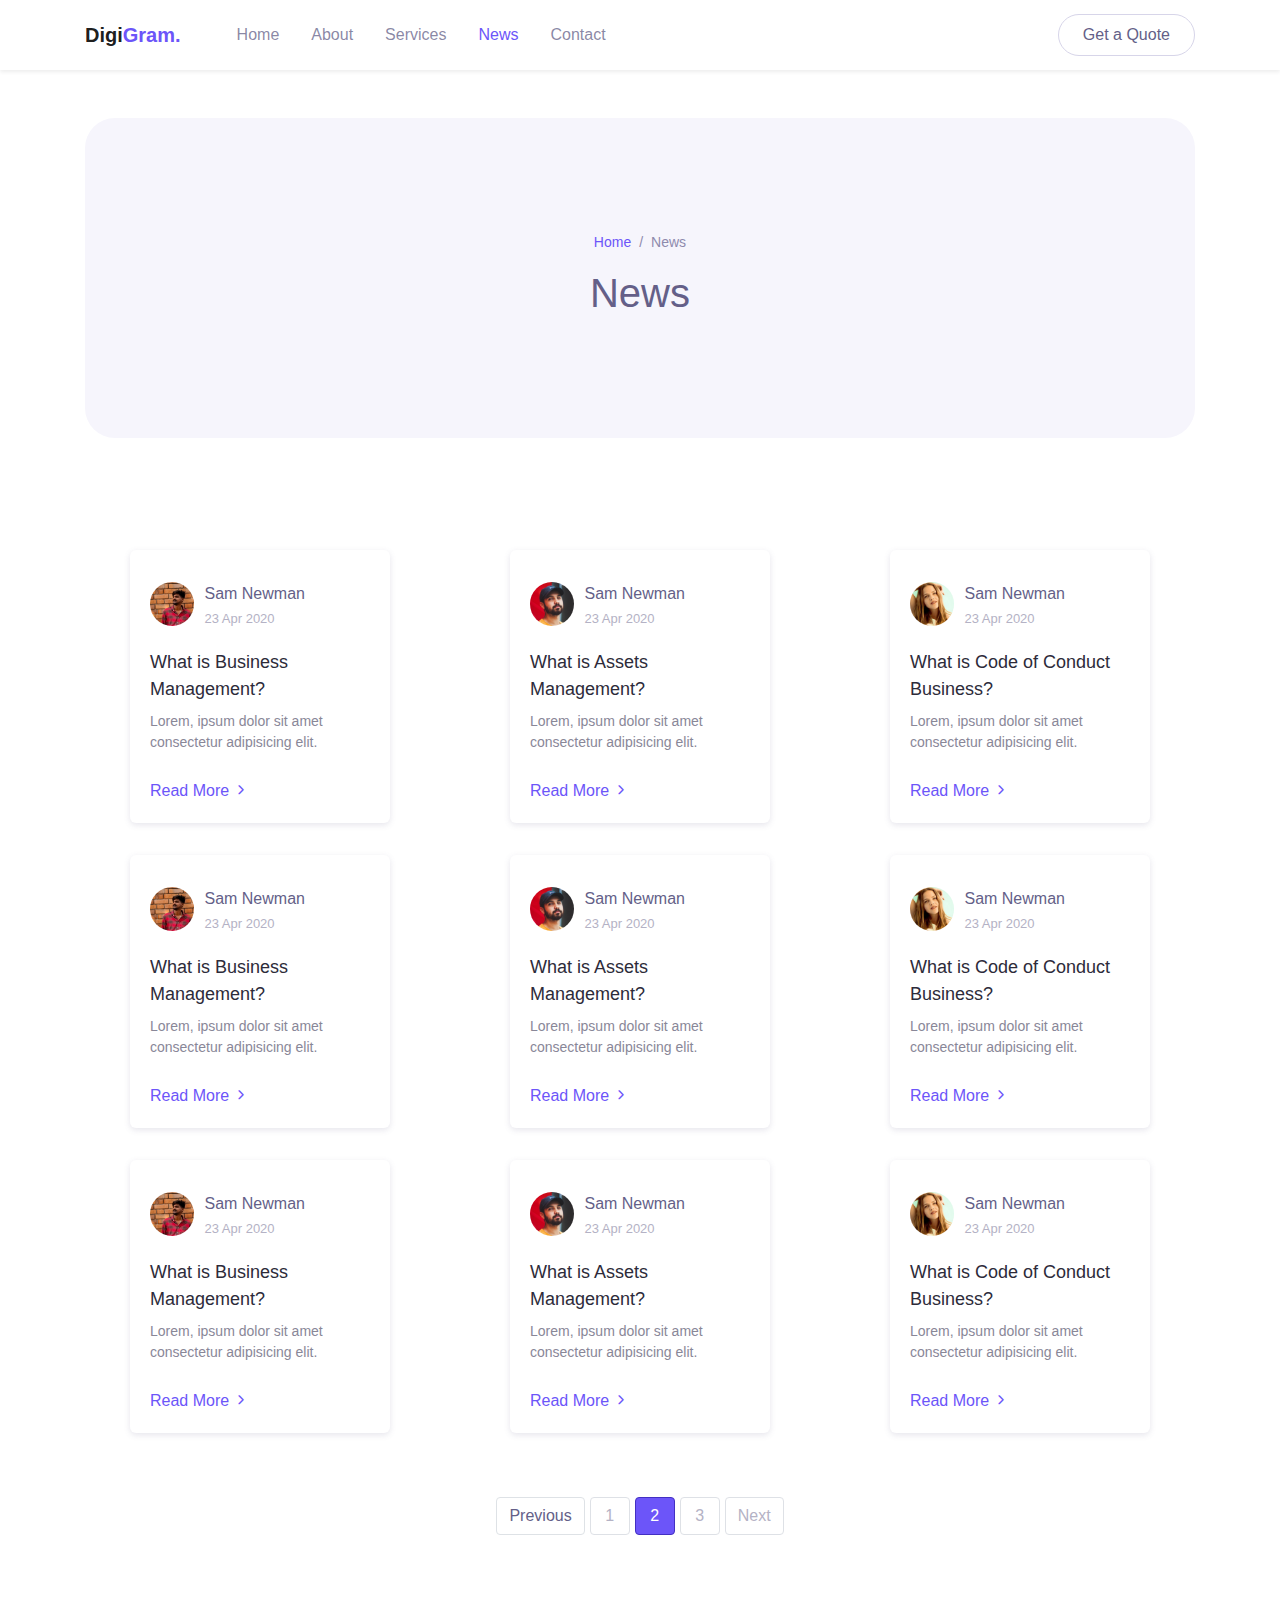
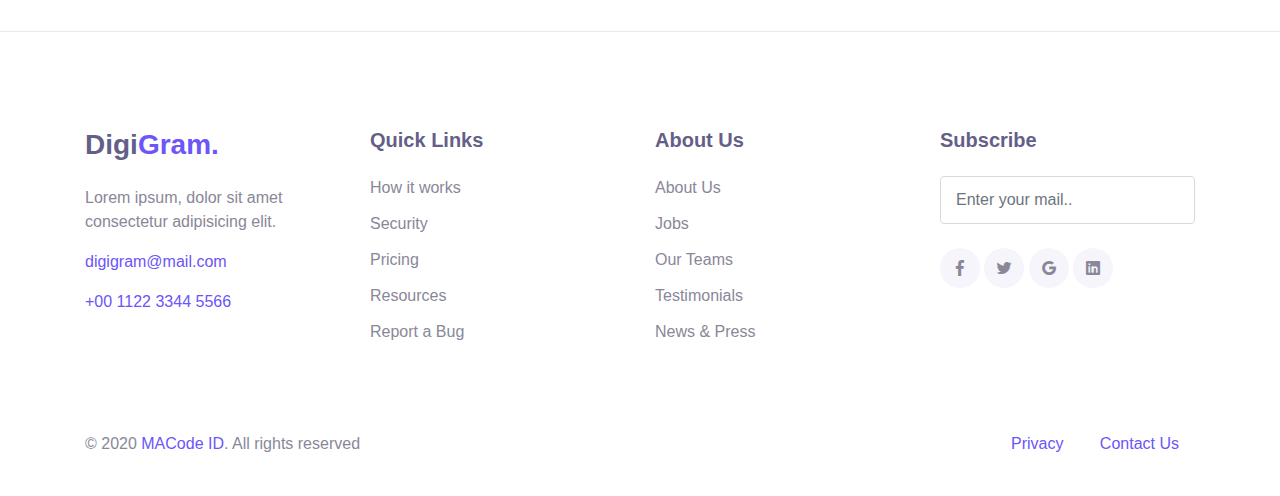
<file: digigram/html/blog.html>
<!DOCTYPE html>
<html lang="en">
<head>
  <meta charset="UTF-8">
  <meta name="viewport" content="width=device-width, initial-scale=1.0">

  <meta http-equiv="X-UA-Compatible" content="IE=edge">

  <meta name="copyright" content="MACode ID, https://macodeid.com">

  <title>DigiGram - Free Agency Template</title>

  <link rel="stylesheet" href="../assets/vendor/animate/animate.css">

  <link rel="stylesheet" href="../assets/css/bootstrap.css">

  <link rel="stylesheet" href="../assets/css/maicons.css">

  <link rel="stylesheet" href="../assets/vendor/owl-carousel/css/owl.carousel.css">

  <link rel="stylesheet" href="../assets/css/theme.css">

</head>
<body>

  <!-- Back to top button -->
  <div class="back-to-top"></div>

  <header>
    <nav class="navbar navbar-expand-lg navbar-light shadow-sm">
      <div class="container">
        <a href="index.html" class="navbar-brand">Digi<span class="text-primary">Gram.</span></a>

        <button class="navbar-toggler" data-toggle="collapse" data-target="#navbarContent" aria-controls="navbarContent" aria-expanded="false" aria-label="Toggle navigation">
          <span class="navbar-toggler-icon"></span>
        </button>

        <div class="navbar-collapse collapse" id="navbarContent">
          <ul class="navbar-nav ml-lg-4 pt-3 pt-lg-0">
            <li class="nav-item">
              <a href="index.html" class="nav-link">Home</a>
            </li>
            <li class="nav-item">
              <a href="about.html" class="nav-link">About</a>
            </li>
            <li class="nav-item">
              <a href="services.html" class="nav-link">Services</a>
            </li>
            <li class="nav-item active">
              <a href="blog.html" class="nav-link">News</a>
            </li>
            <li class="nav-item">
              <a href="contact.html" class="nav-link">Contact</a>
            </li>
          </ul>

          <div class="ml-auto">
            <a href="#" class="btn btn-outline rounded-pill">Get a Quote</a>
          </div>
        </div>
      </div>
    </nav>

    <div class="container mt-5">
      <div class="page-banner">
        <div class="row justify-content-center align-items-center h-100">
          <div class="col-md-6">
            <nav aria-label="Breadcrumb">
              <ul class="breadcrumb justify-content-center py-0 bg-transparent">
                <li class="breadcrumb-item"><a href="index.html">Home</a></li>
                <li class="breadcrumb-item active">News</li>
              </ul>
            </nav>
            <h1 class="text-center">News</h1>
          </div>
        </div>
      </div>
    </div>
  </header>

  <main>
    <div class="page-section">
      <div class="container">
        <div class="row">
          <div class="col-md-6 col-lg-4 py-3">
            <div class="card-blog">
              <div class="header">
                <div class="avatar">
                  <img src="../assets/img/person/person_1.jpg" alt="">
                </div>
                <div class="entry-footer">
                  <div class="post-author">Sam Newman</div>
                  <a href="#" class="post-date">23 Apr 2020</a>
                </div>
              </div>
              <div class="body">
                <div class="post-title"><a href="blog-single.html">What is Business Management?</a></div>
                <div class="post-excerpt">Lorem, ipsum dolor sit amet consectetur adipisicing elit.</div>
              </div>
              <div class="footer">
                <a href="blog-single.html">Read More <span class="mai-chevron-forward text-sm"></span></a>
              </div>
            </div>
          </div>
          <div class="col-md-6 col-lg-4 py-3">
            <div class="card-blog">
              <div class="header">
                <div class="avatar">
                  <img src="../assets/img/person/person_2.jpg" alt="">
                </div>
                <div class="entry-footer">
                  <div class="post-author">Sam Newman</div>
                  <a href="#" class="post-date">23 Apr 2020</a>
                </div>
              </div>
              <div class="body">
                <div class="post-title"><a href="blog-single.html">What is Assets Management?</a></div>
                <div class="post-excerpt">Lorem, ipsum dolor sit amet consectetur adipisicing elit.</div>
              </div>
              <div class="footer">
                <a href="blog-single.html">Read More <span class="mai-chevron-forward text-sm"></span></a>
              </div>
            </div>
          </div>
          <div class="col-md-6 col-lg-4 py-3">
            <div class="card-blog">
              <div class="header">
                <div class="avatar">
                  <img src="../assets/img/person/person_3.jpg" alt="">
                </div>
                <div class="entry-footer">
                  <div class="post-author">Sam Newman</div>
                  <a href="#" class="post-date">23 Apr 2020</a>
                </div>
              </div>
              <div class="body">
                <div class="post-title"><a href="blog-single.html">What is Code of Conduct Business?</a></div>
                <div class="post-excerpt">Lorem, ipsum dolor sit amet consectetur adipisicing elit.</div>
              </div>
              <div class="footer">
                <a href="blog-single.html">Read More <span class="mai-chevron-forward text-sm"></span></a>
              </div>
            </div>
          </div>

          <div class="col-md-6 col-lg-4 py-3">
            <div class="card-blog">
              <div class="header">
                <div class="avatar">
                  <img src="../assets/img/person/person_1.jpg" alt="">
                </div>
                <div class="entry-footer">
                  <div class="post-author">Sam Newman</div>
                  <a href="#" class="post-date">23 Apr 2020</a>
                </div>
              </div>
              <div class="body">
                <div class="post-title"><a href="blog-single.html">What is Business Management?</a></div>
                <div class="post-excerpt">Lorem, ipsum dolor sit amet consectetur adipisicing elit.</div>
              </div>
              <div class="footer">
                <a href="blog-single.html">Read More <span class="mai-chevron-forward text-sm"></span></a>
              </div>
            </div>
          </div>
          <div class="col-md-6 col-lg-4 py-3">
            <div class="card-blog">
              <div class="header">
                <div class="avatar">
                  <img src="../assets/img/person/person_2.jpg" alt="">
                </div>
                <div class="entry-footer">
                  <div class="post-author">Sam Newman</div>
                  <a href="#" class="post-date">23 Apr 2020</a>
                </div>
              </div>
              <div class="body">
                <div class="post-title"><a href="blog-single.html">What is Assets Management?</a></div>
                <div class="post-excerpt">Lorem, ipsum dolor sit amet consectetur adipisicing elit.</div>
              </div>
              <div class="footer">
                <a href="blog-single.html">Read More <span class="mai-chevron-forward text-sm"></span></a>
              </div>
            </div>
          </div>
          <div class="col-md-6 col-lg-4 py-3">
            <div class="card-blog">
              <div class="header">
                <div class="avatar">
                  <img src="../assets/img/person/person_3.jpg" alt="">
                </div>
                <div class="entry-footer">
                  <div class="post-author">Sam Newman</div>
                  <a href="#" class="post-date">23 Apr 2020</a>
                </div>
              </div>
              <div class="body">
                <div class="post-title"><a href="blog-single.html">What is Code of Conduct Business?</a></div>
                <div class="post-excerpt">Lorem, ipsum dolor sit amet consectetur adipisicing elit.</div>
              </div>
              <div class="footer">
                <a href="blog-single.html">Read More <span class="mai-chevron-forward text-sm"></span></a>
              </div>
            </div>
          </div>

          <div class="col-md-6 col-lg-4 py-3">
            <div class="card-blog">
              <div class="header">
                <div class="avatar">
                  <img src="../assets/img/person/person_1.jpg" alt="">
                </div>
                <div class="entry-footer">
                  <div class="post-author">Sam Newman</div>
                  <a href="#" class="post-date">23 Apr 2020</a>
                </div>
              </div>
              <div class="body">
                <div class="post-title"><a href="blog-single.html">What is Business Management?</a></div>
                <div class="post-excerpt">Lorem, ipsum dolor sit amet consectetur adipisicing elit.</div>
              </div>
              <div class="footer">
                <a href="blog-single.html">Read More <span class="mai-chevron-forward text-sm"></span></a>
              </div>
            </div>
          </div>
          <div class="col-md-6 col-lg-4 py-3">
            <div class="card-blog">
              <div class="header">
                <div class="avatar">
                  <img src="../assets/img/person/person_2.jpg" alt="">
                </div>
                <div class="entry-footer">
                  <div class="post-author">Sam Newman</div>
                  <a href="#" class="post-date">23 Apr 2020</a>
                </div>
              </div>
              <div class="body">
                <div class="post-title"><a href="blog-single.html">What is Assets Management?</a></div>
                <div class="post-excerpt">Lorem, ipsum dolor sit amet consectetur adipisicing elit.</div>
              </div>
              <div class="footer">
                <a href="blog-single.html">Read More <span class="mai-chevron-forward text-sm"></span></a>
              </div>
            </div>
          </div>
          <div class="col-md-6 col-lg-4 py-3">
            <div class="card-blog">
              <div class="header">
                <div class="avatar">
                  <img src="../assets/img/person/person_3.jpg" alt="">
                </div>
                <div class="entry-footer">
                  <div class="post-author">Sam Newman</div>
                  <a href="#" class="post-date">23 Apr 2020</a>
                </div>
              </div>
              <div class="body">
                <div class="post-title"><a href="blog-single.html">What is Code of Conduct Business?</a></div>
                <div class="post-excerpt">Lorem, ipsum dolor sit amet consectetur adipisicing elit.</div>
              </div>
              <div class="footer">
                <a href="blog-single.html">Read More <span class="mai-chevron-forward text-sm"></span></a>
              </div>
            </div>
          </div>

          <div class="col-12 mt-5">
            <nav aria-label="Page Navigation">
              <ul class="pagination justify-content-center">
                <li class="page-item disabled">
                  <a class="page-link" href="#" tabindex="-1" aria-disabled="true">Previous</a>
                </li>
                <li class="page-item"><a class="page-link" href="#">1</a></li>
                <li class="page-item active" aria-current="page">
                  <a class="page-link" href="#">2 <span class="sr-only">(current)</span></a>
                </li>
                <li class="page-item"><a class="page-link" href="#">3</a></li>
                <li class="page-item">
                  <a class="page-link" href="#">Next</a>
                </li>
              </ul>
            </nav>
          </div>

        </div>
  
      </div>
    </div>
  </main>

  <footer class="page-footer">
    <div class="container">
      <div class="row justify-content-center mb-5">
        <div class="col-lg-3 py-3">
          <h3>Digi<span class="text-primary">Gram.</span></h3>
          <p>Lorem ipsum, dolor sit amet consectetur adipisicing elit.</p>

          <p><a href="#" >digigram@mail.com</a></p>
          <p><a href="#">+00 1122 3344 5566</a></p>
        </div>
        <div class="col-lg-3 py-3">
          <h5>Quick Links</h5>
          <ul class="footer-menu">
            <li><a href="#">How it works</a></li>
            <li><a href="#">Security</a></li>
            <li><a href="#">Pricing</a></li>
            <li><a href="#">Resources</a></li>
            <li><a href="#">Report a Bug</a></li>
          </ul>
        </div>
        <div class="col-lg-3 py-3">
          <h5>About Us</h5>
          <ul class="footer-menu">
            <li><a href="#">About Us</a></li>
            <li><a href="#">Jobs</a></li>
            <li><a href="#">Our Teams</a></li>
            <li><a href="#">Testimonials</a></li>
            <li><a href="#">News & Press</a></li>
          </ul>
        </div>
        <div class="col-lg-3 py-3">
          <h5>Subscribe</h5>
          <form action="#">
            <input type="text" class="form-control" placeholder="Enter your mail..">
          </form>

          <div class="sosmed-button mt-4">
            <a href="#"><span class="mai-logo-facebook-f"></span></a>
            <a href="#"><span class="mai-logo-twitter"></span></a>
            <a href="#"><span class="mai-logo-google"></span></a>
            <a href="#"><span class="mai-logo-linkedin"></span></a>
          </div>
        </div>
      </div>

      <div class="row">
        <div class="col-sm-6 py-2">
          <p id="copyright">&copy; 2020 <a href="https://macodeid.com/">MACode ID</a>. All rights reserved</p>
        </div>
        <div class="col-sm-6 py-2 text-right">
          <div class="d-inline-block px-3">
            <a href="#">Privacy</a>
          </div>
          <div class="d-inline-block px-3">
            <a href="#">Contact Us</a>
          </div>
        </div>
      </div>
    </div> <!-- .container -->
  </footer> <!-- .page-footer -->


  <script src="../assets/js/jquery-3.5.1.min.js"></script>

  <script src="../assets/js/bootstrap.bundle.min.js"></script>

  <script src="../assets/vendor/wow/wow.min.js"></script>

  <script src="../assets/vendor/owl-carousel/js/owl.carousel.min.js"></script>

  <script src="../assets/vendor/waypoints/jquery.waypoints.min.js"></script>

  <script src="../assets/vendor/animateNumber/jquery.animateNumber.min.js"></script>

  <script src="../assets/js/google-maps.js"></script>

  <script src="../assets/js/theme.js"></script>

</body>
</html>
</file>
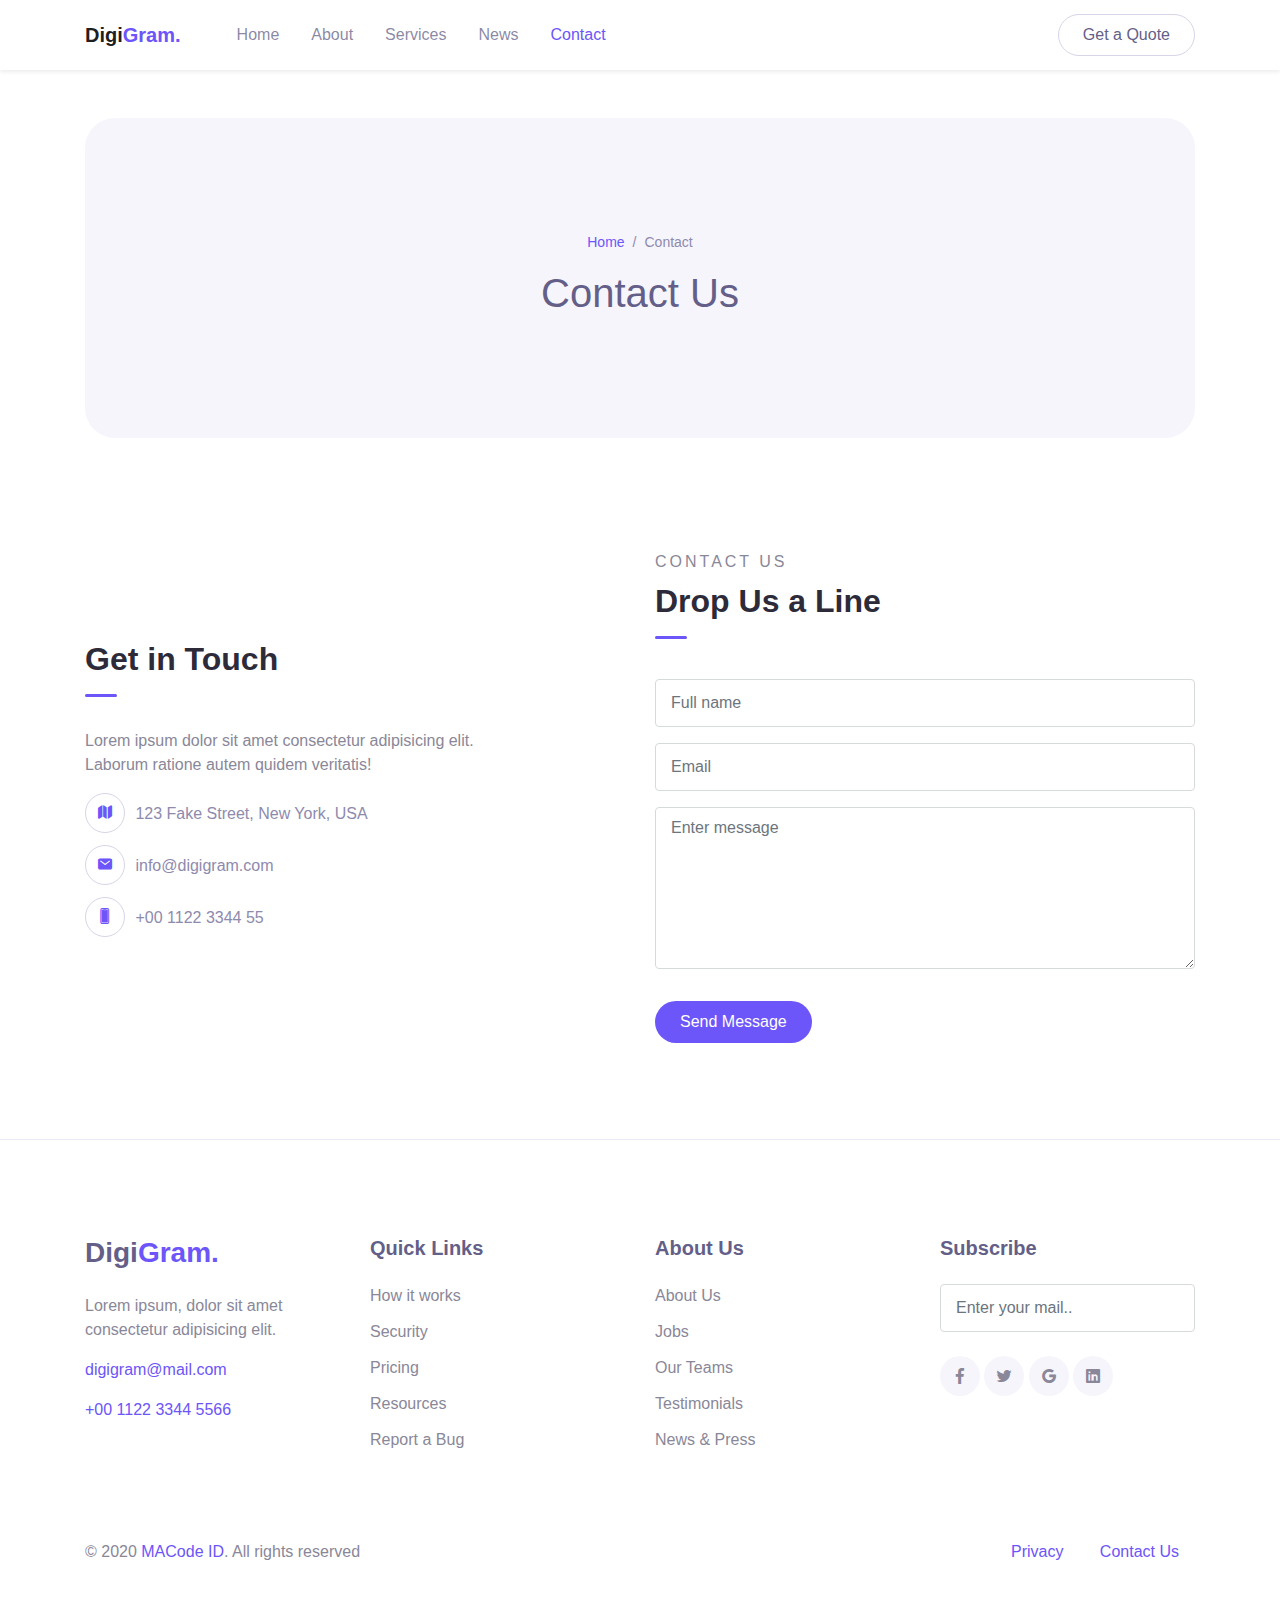
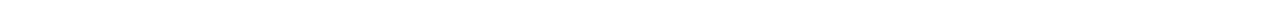
<file: digigram/html/contact.html>
<!DOCTYPE html>
<html lang="en">
<head>
  <meta charset="UTF-8">
  <meta name="viewport" content="width=device-width, initial-scale=1.0">

  <meta http-equiv="X-UA-Compatible" content="IE=edge">

  <meta name="copyright" content="MACode ID, https://macodeid.com">

  <title>DigiGram - Free Agency Template</title>

  <link rel="stylesheet" href="../assets/vendor/animate/animate.css">

  <link rel="stylesheet" href="../assets/css/bootstrap.css">

  <link rel="stylesheet" href="../assets/css/maicons.css">

  <link rel="stylesheet" href="../assets/vendor/owl-carousel/css/owl.carousel.css">

  <link rel="stylesheet" href="../assets/css/theme.css">

</head>
<body>

  <!-- Back to top button -->
  <div class="back-to-top"></div>

  <header>
    <nav class="navbar navbar-expand-lg navbar-light shadow-sm">
      <div class="container">
        <a href="index.html" class="navbar-brand">Digi<span class="text-primary">Gram.</span></a>

        <button class="navbar-toggler" data-toggle="collapse" data-target="#navbarContent" aria-controls="navbarContent" aria-expanded="false" aria-label="Toggle navigation">
          <span class="navbar-toggler-icon"></span>
        </button>

        <div class="navbar-collapse collapse" id="navbarContent">
          <ul class="navbar-nav ml-lg-4 pt-3 pt-lg-0">
            <li class="nav-item">
              <a href="index.html" class="nav-link">Home</a>
            </li>
            <li class="nav-item">
              <a href="about.html" class="nav-link">About</a>
            </li>
            <li class="nav-item">
              <a href="services.html" class="nav-link">Services</a>
            </li>
            <li class="nav-item">
              <a href="blog.html" class="nav-link">News</a>
            </li>
            <li class="nav-item active">
              <a href="contact.html" class="nav-link">Contact</a>
            </li>
          </ul>

          <div class="ml-auto">
            <a href="#" class="btn btn-outline rounded-pill">Get a Quote</a>
          </div>
        </div>
      </div>
    </nav>

    <div class="container mt-5">
      <div class="page-banner">
        <div class="row justify-content-center align-items-center h-100">
          <div class="col-md-6">
            <nav aria-label="Breadcrumb">
              <ul class="breadcrumb justify-content-center py-0 bg-transparent">
                <li class="breadcrumb-item"><a href="index.html">Home</a></li>
                <li class="breadcrumb-item active">Contact</li>
              </ul>
            </nav>
            <h1 class="text-center">Contact Us</h1>
          </div>
        </div>
      </div>
    </div>
  </header>

  <main>
    <div class="page-section">
      <div class="container">
        <div class="row align-items-center">
          <div class="col-lg-6 py-3">
            <h2 class="title-section">Get in Touch</h2>
            <div class="divider"></div>
            <p>Lorem ipsum dolor sit amet consectetur adipisicing elit.<br> Laborum ratione autem quidem veritatis!</p>
  
            <ul class="contact-list">
              <li>
                <div class="icon"><span class="mai-map"></span></div>
                <div class="content">123 Fake Street, New York, USA</div>
              </li>
              <li>
                <div class="icon"><span class="mai-mail"></span></div>
                <div class="content"><a href="#">info@digigram.com</a></div>
              </li>
              <li>
                <div class="icon"><span class="mai-phone-portrait"></span></div>
                <div class="content"><a href="#">+00 1122 3344 55</a></div>
              </li>
            </ul>
          </div>
          <div class="col-lg-6 py-3">
            <div class="subhead">Contact Us</div>
            <h2 class="title-section">Drop Us a Line</h2>
            <div class="divider"></div>
            
            <form action="#">
              <div class="py-2">
                <input type="text" class="form-control" placeholder="Full name">
              </div>
              <div class="py-2">
                <input type="text" class="form-control" placeholder="Email">
              </div>
              <div class="py-2">
                <textarea rows="6" class="form-control" placeholder="Enter message"></textarea>
              </div>
              <button type="submit" class="btn btn-primary rounded-pill mt-4">Send Message</button>
            </form>
          </div>
        </div>
      </div> <!-- .container -->
    </div> <!-- .page-section -->
  </main>

  <footer class="page-footer">
    <div class="container">
      <div class="row justify-content-center mb-5">
        <div class="col-lg-3 py-3">
          <h3>Digi<span class="text-primary">Gram.</span></h3>
          <p>Lorem ipsum, dolor sit amet consectetur adipisicing elit.</p>

          <p><a href="#" >digigram@mail.com</a></p>
          <p><a href="#">+00 1122 3344 5566</a></p>
        </div>
        <div class="col-lg-3 py-3">
          <h5>Quick Links</h5>
          <ul class="footer-menu">
            <li><a href="#">How it works</a></li>
            <li><a href="#">Security</a></li>
            <li><a href="#">Pricing</a></li>
            <li><a href="#">Resources</a></li>
            <li><a href="#">Report a Bug</a></li>
          </ul>
        </div>
        <div class="col-lg-3 py-3">
          <h5>About Us</h5>
          <ul class="footer-menu">
            <li><a href="#">About Us</a></li>
            <li><a href="#">Jobs</a></li>
            <li><a href="#">Our Teams</a></li>
            <li><a href="#">Testimonials</a></li>
            <li><a href="#">News & Press</a></li>
          </ul>
        </div>
        <div class="col-lg-3 py-3">
          <h5>Subscribe</h5>
          <form action="#">
            <input type="text" class="form-control" placeholder="Enter your mail..">
          </form>

          <div class="sosmed-button mt-4">
            <a href="#"><span class="mai-logo-facebook-f"></span></a>
            <a href="#"><span class="mai-logo-twitter"></span></a>
            <a href="#"><span class="mai-logo-google"></span></a>
            <a href="#"><span class="mai-logo-linkedin"></span></a>
          </div>
        </div>
      </div>

      <div class="row">
        <div class="col-sm-6 py-2">
          <p id="copyright">&copy; 2020 <a href="https://macodeid.com/">MACode ID</a>. All rights reserved</p>
        </div>
        <div class="col-sm-6 py-2 text-right">
          <div class="d-inline-block px-3">
            <a href="#">Privacy</a>
          </div>
          <div class="d-inline-block px-3">
            <a href="#">Contact Us</a>
          </div>
        </div>
      </div>
    </div> <!-- .container -->
  </footer> <!-- .page-footer -->


  <script src="../assets/js/jquery-3.5.1.min.js"></script>

  <script src="../assets/js/bootstrap.bundle.min.js"></script>

  <script src="../assets/vendor/wow/wow.min.js"></script>

  <script src="../assets/vendor/owl-carousel/js/owl.carousel.min.js"></script>

  <script src="../assets/vendor/waypoints/jquery.waypoints.min.js"></script>

  <script src="../assets/vendor/animateNumber/jquery.animateNumber.min.js"></script>

  <script src="../assets/js/google-maps.js"></script>

  <script src="../assets/js/theme.js"></script>

  <!-- <script async defer src="https://maps.googleapis.com/maps/api/js?key=AIzaSyAIA_zqjFMsJM_sxP9-6Pde5vVCTyJmUHM&callback=initMap"></script> -->


</body>
</html>
</file>
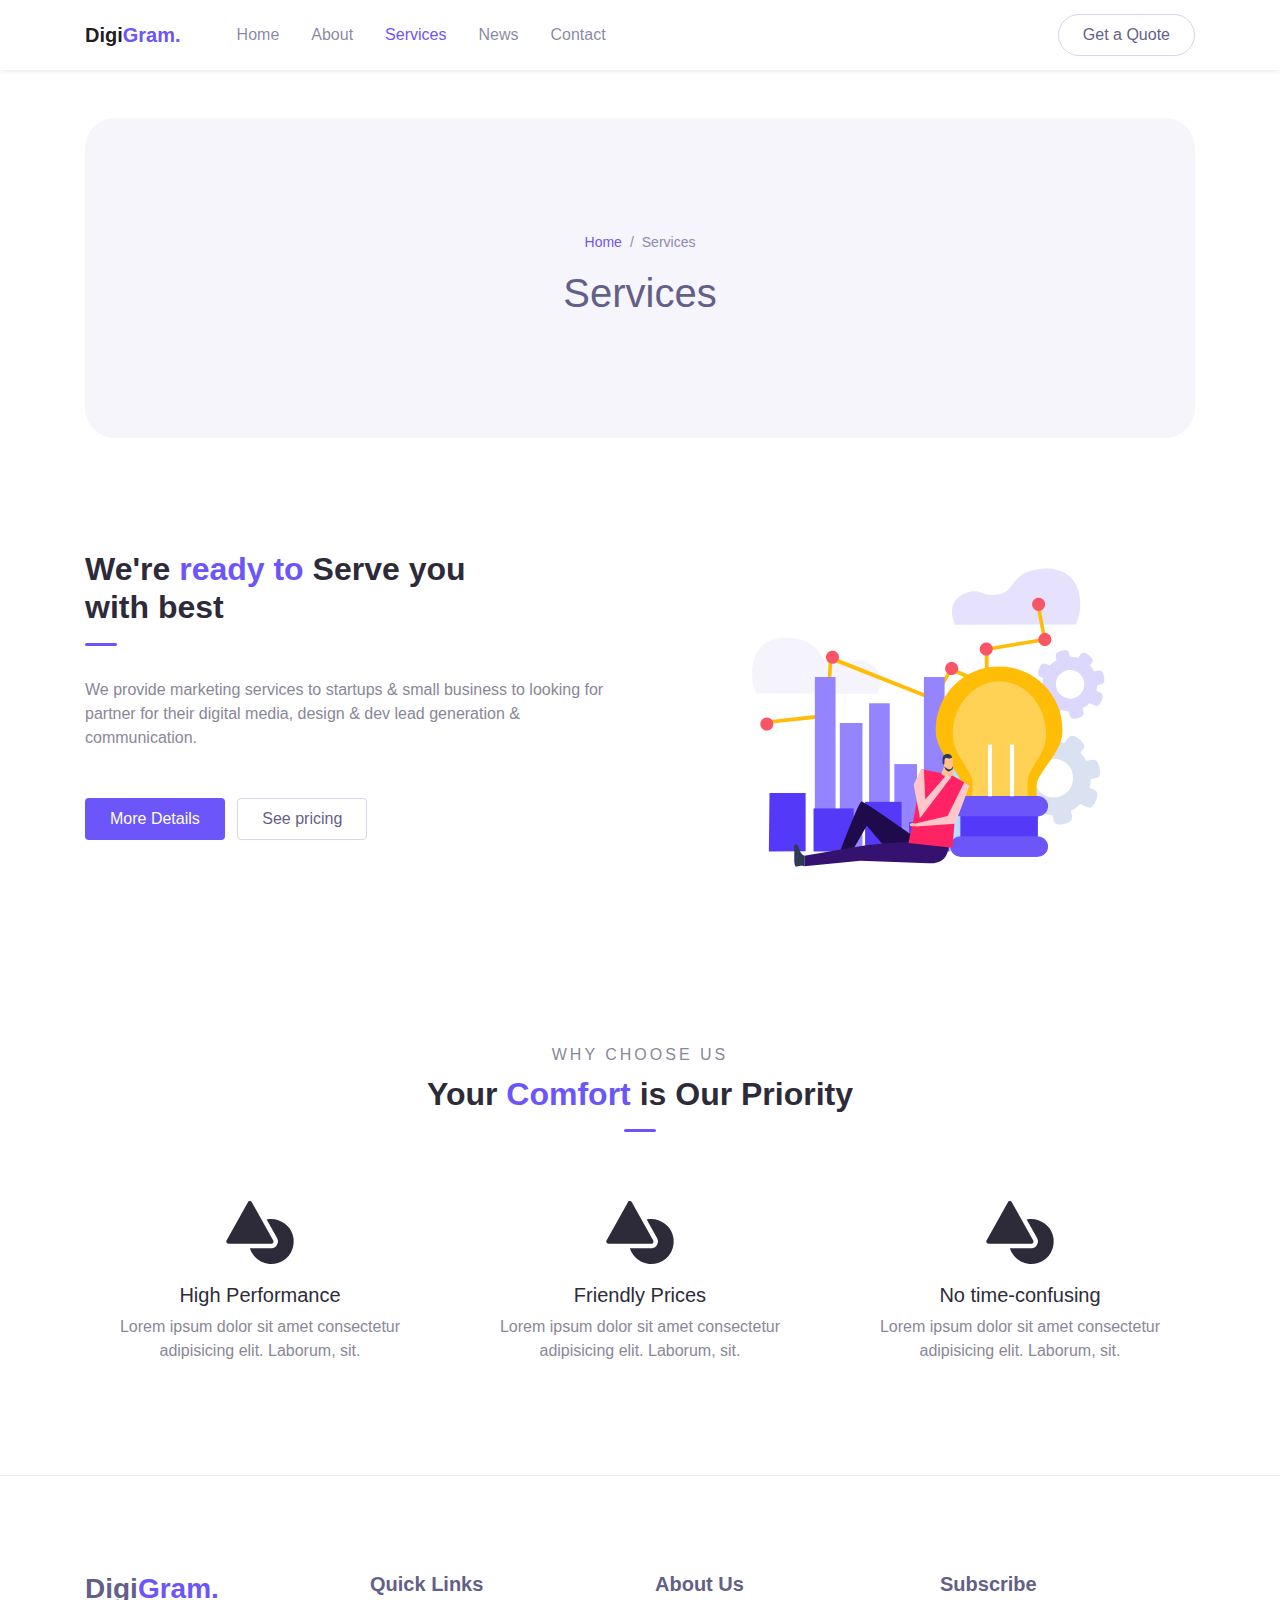
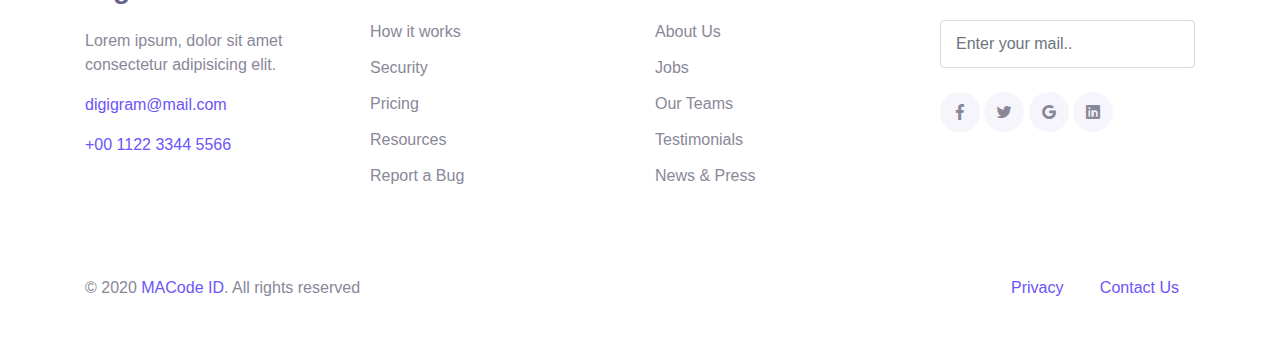
<file: digigram/html/services.html>
<!DOCTYPE html>
<html lang="en">
<head>
  <meta charset="UTF-8">
  <meta name="viewport" content="width=device-width, initial-scale=1.0">

  <meta http-equiv="X-UA-Compatible" content="IE=edge">

  <meta name="copyright" content="MACode ID, https://macodeid.com">

  <title>DigiGram - Free Agency Template</title>

  <link rel="stylesheet" href="../assets/vendor/animate/animate.css">

  <link rel="stylesheet" href="../assets/css/bootstrap.css">

  <link rel="stylesheet" href="../assets/css/maicons.css">

  <link rel="stylesheet" href="../assets/vendor/owl-carousel/css/owl.carousel.css">

  <link rel="stylesheet" href="../assets/css/theme.css">

</head>
<body>

  <!-- Back to top button -->
  <div class="back-to-top"></div>

  <header>
    <nav class="navbar navbar-expand-lg navbar-light shadow-sm">
      <div class="container">
        <a href="index.html" class="navbar-brand">Digi<span class="text-primary">Gram.</span></a>

        <button class="navbar-toggler" data-toggle="collapse" data-target="#navbarContent" aria-controls="navbarContent" aria-expanded="false" aria-label="Toggle navigation">
          <span class="navbar-toggler-icon"></span>
        </button>

        <div class="navbar-collapse collapse" id="navbarContent">
          <ul class="navbar-nav ml-lg-4 pt-3 pt-lg-0">
            <li class="nav-item">
              <a href="index.html" class="nav-link">Home</a>
            </li>
            <li class="nav-item">
              <a href="about.html" class="nav-link">About</a>
            </li>
            <li class="nav-item active">
              <a href="services.html" class="nav-link">Services</a>
            </li>
            <li class="nav-item">
              <a href="blog.html" class="nav-link">News</a>
            </li>
            <li class="nav-item">
              <a href="contact.html" class="nav-link">Contact</a>
            </li>
          </ul>

          <div class="ml-auto">
            <a href="#" class="btn btn-outline rounded-pill">Get a Quote</a>
          </div>
        </div>
      </div>
    </nav>

    <div class="container mt-5">
      <div class="page-banner">
        <div class="row justify-content-center align-items-center h-100">
          <div class="col-md-6">
            <nav aria-label="Breadcrumb">
              <ul class="breadcrumb justify-content-center py-0 bg-transparent">
                <li class="breadcrumb-item"><a href="index.html">Home</a></li>
                <li class="breadcrumb-item active">Services</li>
              </ul>
            </nav>
            <h1 class="text-center">Services</h1>
          </div>
        </div>
      </div>
    </div>
  </header>

  <main>
    <div class="page-section">
      <div class="container">
        <div class="row">
          <div class="col-lg-6 py-3">
            <h2 class="title-section">We're <span class="marked">ready to</span> Serve you with best</h2>
            <div class="divider"></div>
            <p class="mb-5">We provide marketing services to startups & small business to looking for partner for their digital media, design & dev lead generation & communication.</p>
            <a href="#" class="btn btn-primary">More Details</a>
            <a href="#" class="btn btn-outline ml-2">See pricing</a>
          </div>
          <div class="col-lg-6 py-3">
            <div class="img-place text-center">
              <img src="../assets/img/bg_image_3.png" alt="">
            </div>
          </div>
        </div>
      </div> <!-- .container -->
    </div> <!-- .page-section -->
  
    <div class="page-section">
      <div class="container">
        <div class="text-center">
          <div class="subhead">Why Choose Us</div>
          <h2 class="title-section">Your <span class="marked">Comfort</span> is Our Priority</h2>
          <div class="divider mx-auto"></div>
        </div>
  
        <div class="row mt-5 text-center">
          <div class="col-lg-4 py-3">
            <div class="display-3"><span class="mai-shapes"></span></div>
            <h5>High Performance</h5>
            <p>Lorem ipsum dolor sit amet consectetur adipisicing elit. Laborum, sit.</p>
          </div>
          <div class="col-lg-4 py-3">
            <div class="display-3"><span class="mai-shapes"></span></div>
            <h5>Friendly Prices</h5>
            <p>Lorem ipsum dolor sit amet consectetur adipisicing elit. Laborum, sit.</p>
          </div>
          <div class="col-lg-4 py-3">
            <div class="display-3"><span class="mai-shapes"></span></div>
            <h5>No time-confusing</h5>
            <p>Lorem ipsum dolor sit amet consectetur adipisicing elit. Laborum, sit.</p>
          </div>
        </div>
      </div> <!-- .container -->
    </div> <!-- .page-section -->
  </main>

  <footer class="page-footer">
    <div class="container">
      <div class="row justify-content-center mb-5">
        <div class="col-lg-3 py-3">
          <h3>Digi<span class="text-primary">Gram.</span></h3>
          <p>Lorem ipsum, dolor sit amet consectetur adipisicing elit.</p>

          <p><a href="#" >digigram@mail.com</a></p>
          <p><a href="#">+00 1122 3344 5566</a></p>
        </div>
        <div class="col-lg-3 py-3">
          <h5>Quick Links</h5>
          <ul class="footer-menu">
            <li><a href="#">How it works</a></li>
            <li><a href="#">Security</a></li>
            <li><a href="#">Pricing</a></li>
            <li><a href="#">Resources</a></li>
            <li><a href="#">Report a Bug</a></li>
          </ul>
        </div>
        <div class="col-lg-3 py-3">
          <h5>About Us</h5>
          <ul class="footer-menu">
            <li><a href="#">About Us</a></li>
            <li><a href="#">Jobs</a></li>
            <li><a href="#">Our Teams</a></li>
            <li><a href="#">Testimonials</a></li>
            <li><a href="#">News & Press</a></li>
          </ul>
        </div>
        <div class="col-lg-3 py-3">
          <h5>Subscribe</h5>
          <form action="#">
            <input type="text" class="form-control" placeholder="Enter your mail..">
          </form>

          <div class="sosmed-button mt-4">
            <a href="#"><span class="mai-logo-facebook-f"></span></a>
            <a href="#"><span class="mai-logo-twitter"></span></a>
            <a href="#"><span class="mai-logo-google"></span></a>
            <a href="#"><span class="mai-logo-linkedin"></span></a>
          </div>
        </div>
      </div>

      <div class="row">
        <div class="col-sm-6 py-2">
          <p id="copyright">&copy; 2020 <a href="https://macodeid.com/">MACode ID</a>. All rights reserved</p>
        </div>
        <div class="col-sm-6 py-2 text-right">
          <div class="d-inline-block px-3">
            <a href="#">Privacy</a>
          </div>
          <div class="d-inline-block px-3">
            <a href="#">Contact Us</a>
          </div>
        </div>
      </div>
    </div> <!-- .container -->
  </footer> <!-- .page-footer -->


  <script src="../assets/js/jquery-3.5.1.min.js"></script>

  <script src="../assets/js/bootstrap.bundle.min.js"></script>

  <script src="../assets/vendor/wow/wow.min.js"></script>

  <script src="../assets/vendor/owl-carousel/js/owl.carousel.min.js"></script>

  <script src="../assets/vendor/waypoints/jquery.waypoints.min.js"></script>

  <script src="../assets/vendor/animateNumber/jquery.animateNumber.min.js"></script>

  <script src="../assets/js/google-maps.js"></script>

  <script src="../assets/js/theme.js"></script>


</body>
</html>
</file>
<file: digigram/assets/css/maicons.css>
@font-face {
  font-family: 'maicons';
  src:  url('../fonts/maicons.eot?c9nlkl');
  src:  url('../fonts/maicons.eot?c9nlkl#iefix') format('embedded-opentype'),
    url('../fonts/maicons.ttf?c9nlkl') format('truetype'),
    url('../fonts/maicons.woff?c9nlkl') format('woff'),
    url('../fonts/maicons.svg?c9nlkl#maicons') format('svg');
  font-weight: normal;
  font-style: normal;
  font-display: block;
}

[class^="mai-"], [class*=" mai-"] {
  /* use !important to prevent issues with browser extensions that change fonts */
  font-family: 'maicons' !important;
  speak: none;
  font-style: normal;
  font-weight: normal;
  font-variant: normal;
  text-transform: none;
  line-height: 1;

  /* Better Font Rendering =========== */
  -webkit-font-smoothing: antialiased;
  -moz-osx-font-smoothing: grayscale;
}

.mai-add:before {
  content: "\e900";
}
.mai-add-circle:before {
  content: "\e901";
}
.mai-add-circle-outline:before {
  content: "\e902";
}
.mai-airplane:before {
  content: "\e903";
}
.mai-airplane-outline:before {
  content: "\e904";
}
.mai-alarm:before {
  content: "\e905";
}
.mai-alarm-outline:before {
  content: "\e906";
}
.mai-albums:before {
  content: "\e907";
}
.mai-albums-outline:before {
  content: "\e908";
}
.mai-alert:before {
  content: "\e909";
}
.mai-alert-circle:before {
  content: "\e90a";
}
.mai-alert-circle-outline:before {
  content: "\e90b";
}
.mai-analytics:before {
  content: "\e90c";
}
.mai-analytics-outline:before {
  content: "\e90d";
}
.mai-aperture:before {
  content: "\e90e";
}
.mai-aperture-outline:before {
  content: "\e90f";
}
.mai-apps:before {
  content: "\e910";
}
.mai-apps-outline:before {
  content: "\e911";
}
.mai-archive:before {
  content: "\e912";
}
.mai-archive-outline:before {
  content: "\e913";
}
.mai-arrow-back:before {
  content: "\e914";
}
.mai-arrow-back-circle:before {
  content: "\e915";
}
.mai-arrow-back-circle-outline:before {
  content: "\e916";
}
.mai-arrow-down:before {
  content: "\e917";
}
.mai-arrow-down-circle:before {
  content: "\e918";
}
.mai-arrow-down-circle-outline:before {
  content: "\e919";
}
.mai-arrow-forward:before {
  content: "\e91a";
}
.mai-arrow-forward-circle:before {
  content: "\e91b";
}
.mai-arrow-forward-circle-outline:before {
  content: "\e91c";
}
.mai-arrow-redo:before {
  content: "\e91d";
}
.mai-arrow-redo-circle:before {
  content: "\e91e";
}
.mai-arrow-redo-circle-outline:before {
  content: "\e91f";
}
.mai-arrow-redo-outline:before {
  content: "\e920";
}
.mai-arrow-undo:before {
  content: "\e921";
}
.mai-arrow-undo-circle:before {
  content: "\e922";
}
.mai-arrow-undo-circle-outline:before {
  content: "\e923";
}
.mai-arrow-undo-outline:before {
  content: "\e924";
}
.mai-arrow-up:before {
  content: "\e925";
}
.mai-arrow-up-circle:before {
  content: "\e926";
}
.mai-arrow-up-circle-outline:before {
  content: "\e927";
}
.mai-at:before {
  content: "\e928";
}
.mai-at-circle:before {
  content: "\e929";
}
.mai-at-circle-outline:before {
  content: "\e92a";
}
.mai-attach:before {
  content: "\e92b";
}
.mai-attach-outline:before {
  content: "\e92c";
}
.mai-backspace:before {
  content: "\e92d";
}
.mai-backspace-outline:before {
  content: "\e92e";
}
.mai-bandage:before {
  content: "\e92f";
}
.mai-bandage-outline:before {
  content: "\e930";
}
.mai-bar-chart:before {
  content: "\e932";
}
.mai-bar-chart-outline:before {
  content: "\e933";
}
.mai-barbell:before {
  content: "\e931";
}
.mai-barcode:before {
  content: "\e934";
}
.mai-barcode-outline:before {
  content: "\e935";
}
.mai-baseball:before {
  content: "\e936";
}
.mai-baseball-outline:before {
  content: "\e937";
}
.mai-basket:before {
  content: "\e938";
}
.mai-basket-outline:before {
  content: "\e93b";
}
.mai-basketball:before {
  content: "\e939";
}
.mai-basketball-outline:before {
  content: "\e93a";
}
.mai-battery-charging:before {
  content: "\e93c";
}
.mai-battery-dead:before {
  content: "\e93d";
}
.mai-battery-full:before {
  content: "\e93e";
}
.mai-battery-half:before {
  content: "\e93f";
}
.mai-beaker:before {
  content: "\e940";
}
.mai-beaker-outline:before {
  content: "\e941";
}
.mai-bed:before {
  content: "\e942";
}
.mai-bed-outline:before {
  content: "\e943";
}
.mai-beer:before {
  content: "\e944";
}
.mai-beer-outline:before {
  content: "\e945";
}
.mai-bicycle:before {
  content: "\e946";
}
.mai-bluetooth:before {
  content: "\e947";
}
.mai-boat:before {
  content: "\e948";
}
.mai-boat-outline:before {
  content: "\e949";
}
.mai-body:before {
  content: "\e94a";
}
.mai-body-outline:before {
  content: "\e94b";
}
.mai-bonfire:before {
  content: "\e94c";
}
.mai-bonfire-outline:before {
  content: "\e94d";
}
.mai-book:before {
  content: "\e94e";
}
.mai-book-outline:before {
  content: "\e953";
}
.mai-bookmark:before {
  content: "\e94f";
}
.mai-bookmark-outline:before {
  content: "\e950";
}
.mai-bookmarks:before {
  content: "\e951";
}
.mai-bookmarks-outline:before {
  content: "\e952";
}
.mai-briefcase:before {
  content: "\e954";
}
.mai-briefcase-outline:before {
  content: "\e955";
}
.mai-browsers:before {
  content: "\e956";
}
.mai-browsers-outline:before {
  content: "\e957";
}
.mai-brush:before {
  content: "\e958";
}
.mai-brush-outline:before {
  content: "\e959";
}
.mai-bug:before {
  content: "\e95a";
}
.mai-bug-outline:before {
  content: "\e95b";
}
.mai-build:before {
  content: "\e95c";
}
.mai-build-outline:before {
  content: "\e95d";
}
.mai-bulb:before {
  content: "\e95e";
}
.mai-bulb-outline:before {
  content: "\e95f";
}
.mai-bus:before {
  content: "\e960";
}
.mai-bus-outline:before {
  content: "\e963";
}
.mai-business:before {
  content: "\e961";
}
.mai-business-outline:before {
  content: "\e962";
}
.mai-cafe:before {
  content: "\e964";
}
.mai-cafe-outline:before {
  content: "\e965";
}
.mai-calculator:before {
  content: "\e966";
}
.mai-calculator-outline:before {
  content: "\e967";
}
.mai-calendar:before {
  content: "\e968";
}
.mai-calendar-outline:before {
  content: "\e969";
}
.mai-call:before {
  content: "\e96a";
}
.mai-call-outline:before {
  content: "\e96b";
}
.mai-camera:before {
  content: "\e96c";
}
.mai-camera-outline:before {
  content: "\e96d";
}
.mai-camera-reverse:before {
  content: "\e96e";
}
.mai-camera-reverse-outline:before {
  content: "\e96f";
}
.mai-car:before {
  content: "\e970";
}
.mai-car-outline:before {
  content: "\e97f";
}
.mai-car-sport:before {
  content: "\e980";
}
.mai-car-sport-outline:before {
  content: "\e981";
}
.mai-card:before {
  content: "\e971";
}
.mai-card-outline:before {
  content: "\e972";
}
.mai-caret-back:before {
  content: "\e973";
}
.mai-caret-back-circle:before {
  content: "\e974";
}
.mai-caret-back-circle-outline:before {
  content: "\e975";
}
.mai-caret-down:before {
  content: "\e976";
}
.mai-caret-down-circle:before {
  content: "\e977";
}
.mai-caret-down-circle-outline:before {
  content: "\e978";
}
.mai-caret-forward:before {
  content: "\e979";
}
.mai-caret-forward-circle:before {
  content: "\e97a";
}
.mai-caret-forward-circle-outline:before {
  content: "\e97b";
}
.mai-caret-up:before {
  content: "\e97c";
}
.mai-caret-up-circle:before {
  content: "\e97d";
}
.mai-caret-up-circle-outline:before {
  content: "\e97e";
}
.mai-cart:before {
  content: "\e982";
}
.mai-cart-outline:before {
  content: "\e983";
}
.mai-cash:before {
  content: "\e984";
}
.mai-cash-outline:before {
  content: "\e985";
}
.mai-chatbox:before {
  content: "\e986";
}
.mai-chatbox-ellipses:before {
  content: "\e987";
}
.mai-chatbox-ellipses-outline:before {
  content: "\e988";
}
.mai-chatbox-outline:before {
  content: "\e989";
}
.mai-chatbubble:before {
  content: "\e98a";
}
.mai-chatbubble-ellipses:before {
  content: "\e98b";
}
.mai-chatbubble-ellipses-outline:before {
  content: "\e98c";
}
.mai-chatbubble-outline:before {
  content: "\e98d";
}
.mai-chatbubbles:before {
  content: "\e98e";
}
.mai-chatbubbles-outline:before {
  content: "\e98f";
}
.mai-checkbox:before {
  content: "\e990";
}
.mai-checkbox-outline:before {
  content: "\e991";
}
.mai-checkmark:before {
  content: "\e992";
}
.mai-checkmark-circle:before {
  content: "\e993";
}
.mai-checkmark-circle-outline:before {
  content: "\e994";
}
.mai-checkmark-done:before {
  content: "\e995";
}
.mai-checkmark-done-circle:before {
  content: "\e996";
}
.mai-checkmark-done-circle-outline:before {
  content: "\e997";
}
.mai-chevron-back:before {
  content: "\e998";
}
.mai-chevron-back-circle:before {
  content: "\e999";
}
.mai-chevron-back-circle-outline:before {
  content: "\e99a";
}
.mai-chevron-down:before {
  content: "\e99b";
}
.mai-chevron-down-circle:before {
  content: "\e99c";
}
.mai-chevron-down-circle-outline:before {
  content: "\e99d";
}
.mai-chevron-forward:before {
  content: "\e99e";
}
.mai-chevron-forward-circle:before {
  content: "\e99f";
}
.mai-chevron-forward-circle-outline:before {
  content: "\e9a0";
}
.mai-chevron-up:before {
  content: "\e9a1";
}
.mai-chevron-up-circle:before {
  content: "\e9a2";
}
.mai-chevron-up-circle-outline:before {
  content: "\e9a3";
}
.mai-clipboard:before {
  content: "\e9a4";
}
.mai-clipboard-outline:before {
  content: "\e9a5";
}
.mai-close:before {
  content: "\e9a6";
}
.mai-close-circle:before {
  content: "\e9a7";
}
.mai-close-circle-outline:before {
  content: "\e9a8";
}
.mai-cloud:before {
  content: "\e9a9";
}
.mai-cloud-circle:before {
  content: "\e9aa";
}
.mai-cloud-circle-outline:before {
  content: "\e9ab";
}
.mai-cloud-done:before {
  content: "\e9ac";
}
.mai-cloud-done-outline:before {
  content: "\e9ad";
}
.mai-cloud-download:before {
  content: "\e9ae";
}
.mai-cloud-download-outline:before {
  content: "\e9af";
}
.mai-cloud-offline:before {
  content: "\e9b0";
}
.mai-cloud-offline-outline:before {
  content: "\e9b1";
}
.mai-cloud-outline:before {
  content: "\e9b2";
}
.mai-cloud-upload:before {
  content: "\e9b3";
}
.mai-cloud-upload-outline:before {
  content: "\e9b4";
}
.mai-cloudy:before {
  content: "\e9b5";
}
.mai-cloudy-night:before {
  content: "\e9b6";
}
.mai-cloudy-night-outline:before {
  content: "\e9b7";
}
.mai-cloudy-outline:before {
  content: "\e9b8";
}
.mai-code:before {
  content: "\e9b9";
}
.mai-code-download:before {
  content: "\e9ba";
}
.mai-code-slash:before {
  content: "\e9bb";
}
.mai-code-working:before {
  content: "\e9bc";
}
.mai-cog:before {
  content: "\e9bd";
}
.mai-color-fill:before {
  content: "\e9be";
}
.mai-color-fill-outline:before {
  content: "\e9bf";
}
.mai-color-filter:before {
  content: "\e9c0";
}
.mai-color-filter-outline:before {
  content: "\e9c1";
}
.mai-color-palette:before {
  content: "\e9c2";
}
.mai-color-palette-outline:before {
  content: "\e9c3";
}
.mai-color-wand:before {
  content: "\e9c4";
}
.mai-color-wand-outline:before {
  content: "\e9c5";
}
.mai-compass:before {
  content: "\e9c6";
}
.mai-compass-outline:before {
  content: "\e9c7";
}
.mai-construct:before {
  content: "\e9c8";
}
.mai-construct-outline:before {
  content: "\e9c9";
}
.mai-contract:before {
  content: "\e9ca";
}
.mai-contrast:before {
  content: "\e9cb";
}
.mai-copy:before {
  content: "\e9cc";
}
.mai-copy-outline:before {
  content: "\e9cd";
}
.mai-create:before {
  content: "\e9ce";
}
.mai-create-outline:before {
  content: "\e9cf";
}
.mai-crop:before {
  content: "\e9d0";
}
.mai-cube:before {
  content: "\e9d1";
}
.mai-cube-outline:before {
  content: "\e9d2";
}
.mai-cut:before {
  content: "\e9d3";
}
.mai-desktop:before {
  content: "\e9d4";
}
.mai-desktop-outline:before {
  content: "\e9d5";
}
.mai-disc:before {
  content: "\e9d6";
}
.mai-disc-outline:before {
  content: "\e9d7";
}
.mai-document:before {
  content: "\e9d8";
}
.mai-document-outline:before {
  content: "\e9d9";
}
.mai-document-text:before {
  content: "\e9dc";
}
.mai-document-text-outline:before {
  content: "\e9dd";
}
.mai-documents:before {
  content: "\e9da";
}
.mai-documents-outline:before {
  content: "\e9db";
}
.mai-download:before {
  content: "\e9de";
}
.mai-download-outline:before {
  content: "\e9df";
}
.mai-duplicate:before {
  content: "\e9e0";
}
.mai-duplicate-outline:before {
  content: "\e9e1";
}
.mai-ear:before {
  content: "\e9e2";
}
.mai-ear-outline:before {
  content: "\e9e3";
}
.mai-earth:before {
  content: "\e9e4";
}
.mai-earth-outline:before {
  content: "\e9e5";
}
.mai-easel:before {
  content: "\e9e6";
}
.mai-easel-outline:before {
  content: "\e9e7";
}
.mai-egg:before {
  content: "\e9e8";
}
.mai-egg-outline:before {
  content: "\e9e9";
}
.mai-ellipse:before {
  content: "\e9ea";
}
.mai-ellipse-outline:before {
  content: "\e9eb";
}
.mai-ellipsis-horizontal:before {
  content: "\e9ec";
}
.mai-ellipsis-horizontal-circle:before {
  content: "\e9ed";
}
.mai-ellipsis-vertical:before {
  content: "\e9ee";
}
.mai-ellipsis-vertical-circle:before {
  content: "\e9ef";
}
.mai-enter:before {
  content: "\e9f0";
}
.mai-enter-outline:before {
  content: "\e9f1";
}
.mai-exit:before {
  content: "\e9f2";
}
.mai-exit-outline:before {
  content: "\e9f3";
}
.mai-expand:before {
  content: "\e9f4";
}
.mai-eye:before {
  content: "\e9f5";
}
.mai-eye-off:before {
  content: "\e9f8";
}
.mai-eye-off-outline:before {
  content: "\e9f9";
}
.mai-eye-outline:before {
  content: "\e9fa";
}
.mai-eyedrop:before {
  content: "\e9f6";
}
.mai-eyedrop-outline:before {
  content: "\e9f7";
}
.mai-fast-food:before {
  content: "\e9fb";
}
.mai-fast-food-outline:before {
  content: "\e9fc";
}
.mai-female:before {
  content: "\e9fd";
}
.mai-file-tray:before {
  content: "\e9fe";
}
.mai-file-tray-full:before {
  content: "\e9ff";
}
.mai-file-tray-full-outline:before {
  content: "\ea00";
}
.mai-file-tray-outline:before {
  content: "\ea01";
}
.mai-film:before {
  content: "\ea02";
}
.mai-film-outline:before {
  content: "\ea03";
}
.mai-filter:before {
  content: "\ea04";
}
.mai-finger-print:before {
  content: "\ea05";
}
.mai-fitness:before {
  content: "\ea06";
}
.mai-fitness-outline:before {
  content: "\ea07";
}
.mai-flag:before {
  content: "\ea08";
}
.mai-flag-outline:before {
  content: "\ea09";
}
.mai-flame:before {
  content: "\ea0a";
}
.mai-flame-outline:before {
  content: "\ea0b";
}
.mai-flash:before {
  content: "\ea0c";
}
.mai-flash-off:before {
  content: "\ea0f";
}
.mai-flash-off-outline:before {
  content: "\ea10";
}
.mai-flash-outline:before {
  content: "\ea11";
}
.mai-flashlight:before {
  content: "\ea0d";
}
.mai-flashlight-outline:before {
  content: "\ea0e";
}
.mai-flask:before {
  content: "\ea12";
}
.mai-flask-outline:before {
  content: "\ea13";
}
.mai-flower:before {
  content: "\ea14";
}
.mai-flower-outline:before {
  content: "\ea15";
}
.mai-folder:before {
  content: "\ea16";
}
.mai-folder-open:before {
  content: "\ea17";
}
.mai-folder-open-outline:before {
  content: "\ea18";
}
.mai-folder-outline:before {
  content: "\ea19";
}
.mai-football:before {
  content: "\ea1a";
}
.mai-football-outline:before {
  content: "\ea1b";
}
.mai-funnel:before {
  content: "\ea1c";
}
.mai-funnel-outline:before {
  content: "\ea1d";
}
.mai-game-controller:before {
  content: "\ea1e";
}
.mai-game-controller-outline:before {
  content: "\ea1f";
}
.mai-gift:before {
  content: "\ea20";
}
.mai-gift-outline:before {
  content: "\ea21";
}
.mai-git-branch:before {
  content: "\ea22";
}
.mai-git-commit:before {
  content: "\ea23";
}
.mai-git-compare:before {
  content: "\ea24";
}
.mai-git-merge:before {
  content: "\ea25";
}
.mai-git-network:before {
  content: "\ea26";
}
.mai-git-pull-request:before {
  content: "\ea27";
}
.mai-glasses:before {
  content: "\ea28";
}
.mai-glasses-outline:before {
  content: "\ea29";
}
.mai-globe:before {
  content: "\ea2a";
}
.mai-globe-outline:before {
  content: "\ea2b";
}
.mai-golf:before {
  content: "\ea2c";
}
.mai-golf-outline:before {
  content: "\ea2d";
}
.mai-grid:before {
  content: "\ea2e";
}
.mai-grid-outline:before {
  content: "\ea2f";
}
.mai-hammer:before {
  content: "\ea30";
}
.mai-hammer-outline:before {
  content: "\ea31";
}
.mai-hand-left:before {
  content: "\ea32";
}
.mai-hand-left-outline:before {
  content: "\ea33";
}
.mai-hand-right:before {
  content: "\ea34";
}
.mai-hand-right-outline:before {
  content: "\ea35";
}
.mai-happy:before {
  content: "\ea36";
}
.mai-happy-outline:before {
  content: "\ea37";
}
.mai-hardware-chip:before {
  content: "\ea38";
}
.mai-hardware-chip-outline:before {
  content: "\ea39";
}
.mai-headset:before {
  content: "\ea3a";
}
.mai-headset-outline:before {
  content: "\ea3b";
}
.mai-heart:before {
  content: "\ea3c";
}
.mai-heart-circle:before {
  content: "\ea3d";
}
.mai-heart-circle-outline:before {
  content: "\ea3e";
}
.mai-heart-dislike:before {
  content: "\ea3f";
}
.mai-heart-dislike-circle:before {
  content: "\ea40";
}
.mai-heart-dislike-circle-outline:before {
  content: "\ea41";
}
.mai-heart-dislike-outline:before {
  content: "\ea42";
}
.mai-heart-half:before {
  content: "\ea43";
}
.mai-heart-half-outline:before {
  content: "\ea44";
}
.mai-heart-outline:before {
  content: "\ea45";
}
.mai-help:before {
  content: "\ea46";
}
.mai-help-buoy:before {
  content: "\ea47";
}
.mai-help-buoy-outline:before {
  content: "\ea48";
}
.mai-help-circle:before {
  content: "\ea49";
}
.mai-help-circle-outline:before {
  content: "\ea4a";
}
.mai-home:before {
  content: "\ea4b";
}
.mai-home-outline:before {
  content: "\ea4c";
}
.mai-hourglass:before {
  content: "\ea4d";
}
.mai-hourglass-outline:before {
  content: "\ea4e";
}
.mai-ice-cream:before {
  content: "\ea4f";
}
.mai-ice-cream-outline:before {
  content: "\ea50";
}
.mai-image:before {
  content: "\ea51";
}
.mai-image-outline:before {
  content: "\ea52";
}
.mai-images:before {
  content: "\ea53";
}
.mai-images-outline:before {
  content: "\ea54";
}
.mai-infinite:before {
  content: "\ea55";
}
.mai-information:before {
  content: "\ea56";
}
.mai-information-circle:before {
  content: "\ea57";
}
.mai-information-circle-outline:before {
  content: "\ea58";
}
.mai-journal:before {
  content: "\ea59";
}
.mai-journal-outline:before {
  content: "\ea5a";
}
.mai-key:before {
  content: "\ea5b";
}
.mai-key-outline:before {
  content: "\ea5c";
}
.mai-keypad:before {
  content: "\ea5d";
}
.mai-keypad-outline:before {
  content: "\ea5e";
}
.mai-language:before {
  content: "\ea5f";
}
.mai-laptop:before {
  content: "\ea60";
}
.mai-laptop-outline:before {
  content: "\ea61";
}
.mai-layers:before {
  content: "\ea62";
}
.mai-layers-outline:before {
  content: "\ea63";
}
.mai-leaf:before {
  content: "\ea64";
}
.mai-leaf-outline:before {
  content: "\ea65";
}
.mai-library:before {
  content: "\ea66";
}
.mai-library-outline:before {
  content: "\ea67";
}
.mai-link:before {
  content: "\ea68";
}
.mai-list:before {
  content: "\ea69";
}
.mai-list-circle:before {
  content: "\ea6a";
}
.mai-list-circle-outline:before {
  content: "\ea6b";
}
.mai-locate:before {
  content: "\ea6c";
}
.mai-location:before {
  content: "\ea6d";
}
.mai-location-outline:before {
  content: "\ea6e";
}
.mai-lock-closed:before {
  content: "\ea6f";
}
.mai-lock-closed-outline:before {
  content: "\ea70";
}
.mai-lock-open:before {
  content: "\ea71";
}
.mai-lock-open-outline:before {
  content: "\ea72";
}
.mai-log-in:before {
  content: "\ea73";
}
.mai-log-in-outline:before {
  content: "\ea74";
}
.mai-log-out:before {
  content: "\ea75";
}
.mai-log-out-outline:before {
  content: "\ea76";
}
.mai-logo-500px:before {
  content: "\ea8e";
}
.mai-logo-accessible-icon:before {
  content: "\eaef";
}
.mai-logo-accusoft:before {
  content: "\eba2";
}
.mai-logo-algolia:before {
  content: "\eba3";
}
.mai-logo-alipay:before {
  content: "\eba4";
}
.mai-logo-amazon:before {
  content: "\eba5";
}
.mai-logo-amplify:before {
  content: "\eba6";
}
.mai-logo-android:before {
  content: "\eba7";
}
.mai-logo-angular:before {
  content: "\eba8";
}
.mai-logo-apple:before {
  content: "\eba9";
}
.mai-logo-apple-appstore:before {
  content: "\ebaa";
}
.mai-logo-aws:before {
  content: "\ebab";
}
.mai-logo-behance:before {
  content: "\ebac";
}
.mai-logo-bitbucket:before {
  content: "\ebad";
}
.mai-logo-bitcoin:before {
  content: "\ebae";
}
.mai-logo-blackberry:before {
  content: "\ebaf";
}
.mai-logo-blogger:before {
  content: "\ebb0";
}
.mai-logo-buffer:before {
  content: "\ebb1";
}
.mai-logo-buysellads:before {
  content: "\ebb2";
}
.mai-logo-capacitor:before {
  content: "\ebb3";
}
.mai-logo-cc-amazon-pay:before {
  content: "\ebb4";
}
.mai-logo-cc-amex:before {
  content: "\ebb5";
}
.mai-logo-cc-apple-pay:before {
  content: "\ebb6";
}
.mai-logo-cc-diners-club:before {
  content: "\ebb7";
}
.mai-logo-cc-discover:before {
  content: "\ebb8";
}
.mai-logo-cc-jcb:before {
  content: "\ebb9";
}
.mai-logo-cc-mastercard:before {
  content: "\ebba";
}
.mai-logo-cc-paypal:before {
  content: "\ebbb";
}
.mai-logo-cc-stripe:before {
  content: "\ebbc";
}
.mai-logo-cc-visa:before {
  content: "\ebbd";
}
.mai-logo-chrome:before {
  content: "\ebbe";
}
.mai-logo-closed-captioning:before {
  content: "\ebbf";
}
.mai-logo-codepen:before {
  content: "\ebc0";
}
.mai-logo-cpanel:before {
  content: "\ebc1";
}
.mai-logo-creative-commons:before {
  content: "\ebc2";
}
.mai-logo-css3:before {
  content: "\ebc3";
}
.mai-logo-cuttlefish:before {
  content: "\ebc4";
}
.mai-logo-d-and-d:before {
  content: "\ebc5";
}
.mai-logo-dashcube:before {
  content: "\ebc6";
}
.mai-logo-designernews:before {
  content: "\ebc7";
}
.mai-logo-deviantart:before {
  content: "\ebc8";
}
.mai-logo-digg:before {
  content: "\ebc9";
}
.mai-logo-digital-ocean:before {
  content: "\ebca";
}
.mai-logo-discord:before {
  content: "\ebcb";
}
.mai-logo-discourse:before {
  content: "\ebcc";
}
.mai-logo-dochub:before {
  content: "\ebcd";
}
.mai-logo-docker:before {
  content: "\ebce";
}
.mai-logo-dribbble:before {
  content: "\ebcf";
}
.mai-logo-dropbox:before {
  content: "\ebd0";
}
.mai-logo-drupal:before {
  content: "\ebd1";
}
.mai-logo-dyalog:before {
  content: "\ebd2";
}
.mai-logo-earlybirds:before {
  content: "\ebd3";
}
.mai-logo-ebay:before {
  content: "\ebd4";
}
.mai-logo-edge:before {
  content: "\ebd5";
}
.mai-logo-electron:before {
  content: "\ebd6";
}
.mai-logo-elementor:before {
  content: "\ebd7";
}
.mai-logo-ello:before {
  content: "\ebd8";
}
.mai-logo-ember:before {
  content: "\ebd9";
}
.mai-logo-empire:before {
  content: "\ebda";
}
.mai-logo-envira:before {
  content: "\ebdb";
}
.mai-logo-erlang:before {
  content: "\ebdc";
}
.mai-logo-etsy:before {
  content: "\ebdd";
}
.mai-logo-euro:before {
  content: "\ebde";
}
.mai-logo-expeditedssl:before {
  content: "\ebdf";
}
.mai-logo-facebook:before {
  content: "\ebe0";
}
.mai-logo-facebook-f:before {
  content: "\ebe1";
}
.mai-logo-facebook-messenger:before {
  content: "\ebe2";
}
.mai-logo-firebase:before {
  content: "\ebe3";
}
.mai-logo-firefox:before {
  content: "\ebe4";
}
.mai-logo-flickr:before {
  content: "\ebe5";
}
.mai-logo-flipboard:before {
  content: "\ebe6";
}
.mai-logo-fly:before {
  content: "\ebe7";
}
.mai-logo-foursquare:before {
  content: "\ebe8";
}
.mai-logo-freebsd:before {
  content: "\ebe9";
}
.mai-logo-gg:before {
  content: "\ebea";
}
.mai-logo-git:before {
  content: "\ebeb";
}
.mai-logo-github:before {
  content: "\ebec";
}
.mai-logo-github-alt:before {
  content: "\ebed";
}
.mai-logo-gitlab:before {
  content: "\ebee";
}
.mai-logo-gitter:before {
  content: "\ebef";
}
.mai-logo-glide:before {
  content: "\ebf0";
}
.mai-logo-glide-g:before {
  content: "\ebf1";
}
.mai-logo-google:before {
  content: "\ebf2";
}
.mai-logo-google-drive:before {
  content: "\ebf3";
}
.mai-logo-google-play:before {
  content: "\ebf4";
}
.mai-logo-google-playstore:before {
  content: "\ebf5";
}
.mai-logo-google-plus:before {
  content: "\ebf6";
}
.mai-logo-google-plus-g:before {
  content: "\ebf7";
}
.mai-logo-google-wallet:before {
  content: "\ebf8";
}
.mai-logo-grunt:before {
  content: "\ebf9";
}
.mai-logo-gulp:before {
  content: "\ebfa";
}
.mai-logo-hackernews:before {
  content: "\ebfb";
}
.mai-logo-hotjar:before {
  content: "\ebfc";
}
.mai-logo-html5:before {
  content: "\ebfd";
}
.mai-logo-hubspot:before {
  content: "\ebfe";
}
.mai-logo-imdb:before {
  content: "\ebff";
}
.mai-logo-instagram:before {
  content: "\ec00";
}
.mai-logo-internet-explorer:before {
  content: "\ec01";
}
.mai-logo-ionic:before {
  content: "\ec02";
}
.mai-logo-ionitron:before {
  content: "\ec03";
}
.mai-logo-itunes:before {
  content: "\ec04";
}
.mai-logo-java:before {
  content: "\ec05";
}
.mai-logo-javascript:before {
  content: "\ec06";
}
.mai-logo-joomla:before {
  content: "\ec07";
}
.mai-logo-jsfiddle:before {
  content: "\ec08";
}
.mai-logo-keycdn:before {
  content: "\ec09";
}
.mai-logo-laravel:before {
  content: "\ec0a";
}
.mai-logo-lastfm:before {
  content: "\ec0b";
}
.mai-logo-leanpub:before {
  content: "\ec0c";
}
.mai-logo-less:before {
  content: "\ec0d";
}
.mai-logo-line:before {
  content: "\ec0e";
}
.mai-logo-linkedin:before {
  content: "\ec0f";
}
.mai-logo-linux:before {
  content: "\ec10";
}
.mai-logo-magento:before {
  content: "\ec11";
}
.mai-logo-mailchimp:before {
  content: "\ec12";
}
.mai-logo-markdown:before {
  content: "\ec13";
}
.mai-logo-maxcdn:before {
  content: "\ec14";
}
.mai-logo-medium:before {
  content: "\ec15";
}
.mai-logo-medium-m:before {
  content: "\ec16";
}
.mai-logo-meetup:before {
  content: "\ec17";
}
.mai-logo-microsoft:before {
  content: "\ec18";
}
.mai-logo-mix:before {
  content: "\ec19";
}
.mai-logo-mixcloud:before {
  content: "\ec1a";
}
.mai-logo-nodejs:before {
  content: "\ec1b";
}
.mai-logo-npm:before {
  content: "\ec1c";
}
.mai-logo-octocat:before {
  content: "\ec1d";
}
.mai-logo-opencart:before {
  content: "\ec1e";
}
.mai-logo-openid:before {
  content: "\ec1f";
}
.mai-logo-opera:before {
  content: "\ec20";
}
.mai-logo-patreon:before {
  content: "\ec21";
}
.mai-logo-paypal:before {
  content: "\ec22";
}
.mai-logo-php:before {
  content: "\ec23";
}
.mai-logo-pinterest:before {
  content: "\ec24";
}
.mai-logo-pinterest-p:before {
  content: "\ec25";
}
.mai-logo-playstation:before {
  content: "\ec26";
}
.mai-logo-product-hunt:before {
  content: "\ec27";
}
.mai-logo-pwa:before {
  content: "\ec28";
}
.mai-logo-python:before {
  content: "\ec29";
}
.mai-logo-qq:before {
  content: "\ec2a";
}
.mai-logo-quora:before {
  content: "\ec2b";
}
.mai-logo-react:before {
  content: "\ec2c";
}
.mai-logo-readme:before {
  content: "\ec2d";
}
.mai-logo-reddit:before {
  content: "\ec2e";
}
.mai-logo-researchgate:before {
  content: "\ec2f";
}
.mai-logo-rocketchat:before {
  content: "\ec30";
}
.mai-logo-rss:before {
  content: "\ec31";
}
.mai-logo-safari:before {
  content: "\ec32";
}
.mai-logo-sass:before {
  content: "\ec33";
}
.mai-logo-scribd:before {
  content: "\ec34";
}
.mai-logo-searchengin:before {
  content: "\ec35";
}
.mai-logo-sellcast:before {
  content: "\ec36";
}
.mai-logo-sellsy:before {
  content: "\ec37";
}
.mai-logo-skype:before {
  content: "\ec38";
}
.mai-logo-slack:before {
  content: "\ec39";
}
.mai-logo-slideshare:before {
  content: "\ec3a";
}
.mai-logo-snapchat:before {
  content: "\ec3b";
}
.mai-logo-soundcloud:before {
  content: "\ec3c";
}
.mai-logo-spotify:before {
  content: "\ec3d";
}
.mai-logo-squarespace:before {
  content: "\ec3e";
}
.mai-logo-stack-exchange:before {
  content: "\ec3f";
}
.mai-logo-stackoverflow:before {
  content: "\ec40";
}
.mai-logo-staylinked:before {
  content: "\ec41";
}
.mai-logo-steam:before {
  content: "\ec42";
}
.mai-logo-stencil:before {
  content: "\ec43";
}
.mai-logo-stripe:before {
  content: "\ec44";
}
.mai-logo-stripe-s:before {
  content: "\ec45";
}
.mai-logo-teamspeak:before {
  content: "\ec46";
}
.mai-logo-telegram:before {
  content: "\ec47";
}
.mai-logo-trello:before {
  content: "\ec48";
}
.mai-logo-tripadvisor:before {
  content: "\ec49";
}
.mai-logo-tumblr:before {
  content: "\ec4a";
}
.mai-logo-tux:before {
  content: "\ec4b";
}
.mai-logo-twitch:before {
  content: "\ec4c";
}
.mai-logo-twitter:before {
  content: "\ec4d";
}
.mai-logo-uber:before {
  content: "\ec4e";
}
.mai-logo-uikit:before {
  content: "\ec4f";
}
.mai-logo-usd:before {
  content: "\ec50";
}
.mai-logo-viacoin:before {
  content: "\ec51";
}
.mai-logo-viadeo:before {
  content: "\ec52";
}
.mai-logo-viber:before {
  content: "\ec53";
}
.mai-logo-vimeo:before {
  content: "\ec54";
}
.mai-logo-vk:before {
  content: "\ec55";
}
.mai-logo-vue:before {
  content: "\ec56";
}
.mai-logo-web-component:before {
  content: "\ec57";
}
.mai-logo-weebly:before {
  content: "\ec58";
}
.mai-logo-weibo:before {
  content: "\ec59";
}
.mai-logo-whatsapp:before {
  content: "\ec5a";
}
.mai-logo-whmcs:before {
  content: "\ec5b";
}
.mai-logo-wikipedia-w:before {
  content: "\ec5c";
}
.mai-logo-windows:before {
  content: "\ec5d";
}
.mai-logo-wix:before {
  content: "\ec5e";
}
.mai-logo-wordpress:before {
  content: "\ec5f";
}
.mai-logo-xbox:before {
  content: "\ec60";
}
.mai-logo-xing:before {
  content: "\ec61";
}
.mai-logo-yahoo:before {
  content: "\ec62";
}
.mai-logo-yen:before {
  content: "\ec63";
}
.mai-logo-youtube:before {
  content: "\ec64";
}
.mai-magnet:before {
  content: "\ea77";
}
.mai-magnet-outline:before {
  content: "\ea78";
}
.mai-mail:before {
  content: "\ea79";
}
.mai-mail-open:before {
  content: "\ea7a";
}
.mai-mail-open-outline:before {
  content: "\ea7b";
}
.mai-mail-outline:before {
  content: "\ea7c";
}
.mai-mail-unread:before {
  content: "\ea7d";
}
.mai-mail-unread-outline:before {
  content: "\ea7e";
}
.mai-male:before {
  content: "\ea7f";
}
.mai-male-female:before {
  content: "\ea80";
}
.mai-man:before {
  content: "\ea81";
}
.mai-man-outline:before {
  content: "\ea82";
}
.mai-map:before {
  content: "\ea83";
}
.mai-map-outline:before {
  content: "\ea84";
}
.mai-medal:before {
  content: "\ea85";
}
.mai-medal-outline:before {
  content: "\ea86";
}
.mai-medical:before {
  content: "\ea87";
}
.mai-medical-outline:before {
  content: "\ea88";
}
.mai-medkit:before {
  content: "\ea89";
}
.mai-medkit-outline:before {
  content: "\ea8a";
}
.mai-megaphone:before {
  content: "\ea8b";
}
.mai-megaphone-outline:before {
  content: "\ea8c";
}
.mai-menu:before {
  content: "\ea8d";
}
.mai-mic:before {
  content: "\ea8f";
}
.mai-mic-circle:before {
  content: "\ea90";
}
.mai-mic-circle-outline:before {
  content: "\ea91";
}
.mai-mic-off:before {
  content: "\ea92";
}
.mai-mic-off-circle:before {
  content: "\ea93";
}
.mai-mic-off-circle-outline:before {
  content: "\ea94";
}
.mai-mic-off-outline:before {
  content: "\ea95";
}
.mai-mic-outline:before {
  content: "\ea96";
}
.mai-moon:before {
  content: "\ea97";
}
.mai-moon-outline:before {
  content: "\ea98";
}
.mai-move:before {
  content: "\ea99";
}
.mai-musical-note:before {
  content: "\ea9a";
}
.mai-musical-note-outline:before {
  content: "\ea9b";
}
.mai-musical-notes:before {
  content: "\ea9c";
}
.mai-musical-notes-outline:before {
  content: "\ea9d";
}
.mai-navigate:before {
  content: "\ea9e";
}
.mai-navigate-circle:before {
  content: "\ea9f";
}
.mai-navigate-circle-outline:before {
  content: "\eaa0";
}
.mai-navigate-outline:before {
  content: "\eaa1";
}
.mai-newspaper:before {
  content: "\eaa2";
}
.mai-newspaper-outline:before {
  content: "\eaa3";
}
.mai-notifications:before {
  content: "\eaa4";
}
.mai-notifications-circle:before {
  content: "\eaa5";
}
.mai-notifications-circle-outline:before {
  content: "\eaa6";
}
.mai-notifications-off:before {
  content: "\eaa7";
}
.mai-notifications-off-circle:before {
  content: "\eaa8";
}
.mai-notifications-off-circle-outline:before {
  content: "\eaa9";
}
.mai-notifications-off-outline:before {
  content: "\eaaa";
}
.mai-notifications-outline:before {
  content: "\eaab";
}
.mai-nuclear:before {
  content: "\eaac";
}
.mai-nuclear-outline:before {
  content: "\eaad";
}
.mai-nutrition:before {
  content: "\eaae";
}
.mai-nutrition-outline:before {
  content: "\eaaf";
}
.mai-open:before {
  content: "\eab0";
}
.mai-open-outline:before {
  content: "\eab1";
}
.mai-options:before {
  content: "\eab2";
}
.mai-options-outline:before {
  content: "\eab3";
}
.mai-paper-plane:before {
  content: "\eab4";
}
.mai-paper-plane-outline:before {
  content: "\eab5";
}
.mai-partly-sunny:before {
  content: "\eab6";
}
.mai-partly-sunny-outline:before {
  content: "\eab7";
}
.mai-pause:before {
  content: "\eab8";
}
.mai-pause-circle:before {
  content: "\eab9";
}
.mai-pause-circle-outline:before {
  content: "\eaba";
}
.mai-paw:before {
  content: "\eabb";
}
.mai-paw-outline:before {
  content: "\eabc";
}
.mai-pencil:before {
  content: "\eabd";
}
.mai-people:before {
  content: "\eabe";
}
.mai-people-circle:before {
  content: "\eabf";
}
.mai-people-circle-outline:before {
  content: "\eac0";
}
.mai-people-outline:before {
  content: "\eac1";
}
.mai-person:before {
  content: "\eac2";
}
.mai-person-add:before {
  content: "\eac3";
}
.mai-person-add-outline:before {
  content: "\eac4";
}
.mai-person-circle:before {
  content: "\eac5";
}
.mai-person-circle-outline:before {
  content: "\eac6";
}
.mai-person-outline:before {
  content: "\eac7";
}
.mai-person-remove:before {
  content: "\eac8";
}
.mai-person-remove-outline:before {
  content: "\eac9";
}
.mai-phone-landscape:before {
  content: "\eaca";
}
.mai-phone-landscape-outline:before {
  content: "\eacb";
}
.mai-phone-portrait:before {
  content: "\eacc";
}
.mai-phone-portrait-outline:before {
  content: "\eacd";
}
.mai-pie-chart:before {
  content: "\eace";
}
.mai-pie-chart-outline:before {
  content: "\eacf";
}
.mai-pin:before {
  content: "\ead0";
}
.mai-pin-outline:before {
  content: "\ead1";
}
.mai-pint:before {
  content: "\ead2";
}
.mai-pint-outline:before {
  content: "\ead3";
}
.mai-pizza:before {
  content: "\ead4";
}
.mai-pizza-outline:before {
  content: "\ead5";
}
.mai-planet:before {
  content: "\ead6";
}
.mai-planet-outline:before {
  content: "\ead7";
}
.mai-play:before {
  content: "\ead8";
}
.mai-play-back:before {
  content: "\ead9";
}
.mai-play-back-circle:before {
  content: "\eada";
}
.mai-play-back-circle-outline:before {
  content: "\eadb";
}
.mai-play-back-outline:before {
  content: "\eadc";
}
.mai-play-circle:before {
  content: "\eadd";
}
.mai-play-circle-outline:before {
  content: "\eade";
}
.mai-play-forward:before {
  content: "\eadf";
}
.mai-play-forward-circle:before {
  content: "\eae0";
}
.mai-play-forward-circle-outline:before {
  content: "\eae1";
}
.mai-play-forward-outline:before {
  content: "\eae2";
}
.mai-play-outline:before {
  content: "\eae3";
}
.mai-play-skip-back:before {
  content: "\eae4";
}
.mai-play-skip-back-circle:before {
  content: "\eae5";
}
.mai-play-skip-back-circle-outline:before {
  content: "\eae6";
}
.mai-play-skip-back-outline:before {
  content: "\eae7";
}
.mai-play-skip-forward:before {
  content: "\eae8";
}
.mai-play-skip-forward-circle:before {
  content: "\eae9";
}
.mai-play-skip-forward-circle-outline:before {
  content: "\eaea";
}
.mai-play-skip-forward-outline:before {
  content: "\eaeb";
}
.mai-podium:before {
  content: "\eaec";
}
.mai-podium-outline:before {
  content: "\eaed";
}
.mai-power:before {
  content: "\eaee";
}
.mai-pricetag:before {
  content: "\eaf0";
}
.mai-pricetag-outline:before {
  content: "\eaf1";
}
.mai-pricetags:before {
  content: "\eaf2";
}
.mai-pricetags-outline:before {
  content: "\eaf3";
}
.mai-print:before {
  content: "\eaf4";
}
.mai-print-outline:before {
  content: "\eaf5";
}
.mai-pulse:before {
  content: "\eaf6";
}
.mai-pulse-outline:before {
  content: "\eaf7";
}
.mai-push:before {
  content: "\eaf8";
}
.mai-push-outline:before {
  content: "\eaf9";
}
.mai-qr-code:before {
  content: "\eafa";
}
.mai-qr-code-outline:before {
  content: "\eafb";
}
.mai-radio:before {
  content: "\eafc";
}
.mai-radio-button-off:before {
  content: "\eafd";
}
.mai-radio-button-on:before {
  content: "\eafe";
}
.mai-rainy:before {
  content: "\eaff";
}
.mai-rainy-outline:before {
  content: "\eb00";
}
.mai-reader:before {
  content: "\eb01";
}
.mai-reader-outline:before {
  content: "\eb02";
}
.mai-receipt:before {
  content: "\eb03";
}
.mai-receipt-outline:before {
  content: "\eb04";
}
.mai-recording:before {
  content: "\eb05";
}
.mai-recording-outline:before {
  content: "\eb06";
}
.mai-refresh:before {
  content: "\eb07";
}
.mai-refresh-circle:before {
  content: "\eb08";
}
.mai-refresh-circle-outline:before {
  content: "\eb09";
}
.mai-reload:before {
  content: "\eb0a";
}
.mai-reload-circle:before {
  content: "\eb0b";
}
.mai-reload-circle-outline:before {
  content: "\eb0c";
}
.mai-remove:before {
  content: "\eb0d";
}
.mai-remove-circle:before {
  content: "\eb0e";
}
.mai-remove-circle-outline:before {
  content: "\eb0f";
}
.mai-reorder-four:before {
  content: "\eb10";
}
.mai-reorder-three:before {
  content: "\eb11";
}
.mai-reorder-two:before {
  content: "\eb12";
}
.mai-repeat:before {
  content: "\eb13";
}
.mai-resize:before {
  content: "\eb14";
}
.mai-restaurant:before {
  content: "\eb15";
}
.mai-restaurant-outline:before {
  content: "\eb16";
}
.mai-return-down-back:before {
  content: "\eb17";
}
.mai-return-down-forward:before {
  content: "\eb18";
}
.mai-return-up-back:before {
  content: "\eb19";
}
.mai-return-up-forward:before {
  content: "\eb1a";
}
.mai-ribbon:before {
  content: "\eb1b";
}
.mai-ribbon-outline:before {
  content: "\eb1c";
}
.mai-rocket:before {
  content: "\eb1d";
}
.mai-rocket-outline:before {
  content: "\eb1e";
}
.mai-rose:before {
  content: "\eb1f";
}
.mai-rose-outline:before {
  content: "\eb20";
}
.mai-sad:before {
  content: "\eb21";
}
.mai-sad-outline:before {
  content: "\eb22";
}
.mai-save:before {
  content: "\eb23";
}
.mai-save-outline:before {
  content: "\eb24";
}
.mai-scan:before {
  content: "\eb25";
}
.mai-scan-circle:before {
  content: "\eb26";
}
.mai-scan-circle-outline:before {
  content: "\eb27";
}
.mai-school:before {
  content: "\eb28";
}
.mai-school-outline:before {
  content: "\eb29";
}
.mai-search:before {
  content: "\eb2a";
}
.mai-search-circle:before {
  content: "\eb2b";
}
.mai-search-circle-outline:before {
  content: "\eb2c";
}
.mai-send:before {
  content: "\eb2d";
}
.mai-send-outline:before {
  content: "\eb2e";
}
.mai-server:before {
  content: "\eb2f";
}
.mai-server-outline:before {
  content: "\eb30";
}
.mai-settings:before {
  content: "\eb31";
}
.mai-settings-outline:before {
  content: "\eb32";
}
.mai-shapes:before {
  content: "\eb33";
}
.mai-shapes-outline:before {
  content: "\eb34";
}
.mai-share:before {
  content: "\eb35";
}
.mai-share-outline:before {
  content: "\eb36";
}
.mai-share-social:before {
  content: "\eb37";
}
.mai-share-social-outline:before {
  content: "\eb38";
}
.mai-shield:before {
  content: "\eb39";
}
.mai-shield-checkmark:before {
  content: "\eb3a";
}
.mai-shield-checkmark-outline:before {
  content: "\eb3b";
}
.mai-shield-outline:before {
  content: "\eb3c";
}
.mai-shirt:before {
  content: "\eb3d";
}
.mai-shirt-outline:before {
  content: "\eb3e";
}
.mai-shuffle:before {
  content: "\eb3f";
}
.mai-skull:before {
  content: "\eb40";
}
.mai-skull-outline:before {
  content: "\eb41";
}
.mai-snow:before {
  content: "\eb42";
}
.mai-speedometer:before {
  content: "\eb43";
}
.mai-speedometer-outline:before {
  content: "\eb44";
}
.mai-square:before {
  content: "\eb45";
}
.mai-square-outline:before {
  content: "\eb46";
}
.mai-star:before {
  content: "\eb47";
}
.mai-star-half:before {
  content: "\eb48";
}
.mai-star-outline:before {
  content: "\eb49";
}
.mai-stats-chart:before {
  content: "\eb4a";
}
.mai-stats-chart-outline:before {
  content: "\eb4b";
}
.mai-stop:before {
  content: "\eb4c";
}
.mai-stop-circle:before {
  content: "\eb4d";
}
.mai-stop-circle-outline:before {
  content: "\eb4e";
}
.mai-stop-outline:before {
  content: "\eb4f";
}
.mai-stopwatch:before {
  content: "\eb50";
}
.mai-stopwatch-outline:before {
  content: "\eb51";
}
.mai-subway:before {
  content: "\eb52";
}
.mai-subway-outline:before {
  content: "\eb53";
}
.mai-sunny:before {
  content: "\eb54";
}
.mai-sunny-outline:before {
  content: "\eb55";
}
.mai-swap-horizontal:before {
  content: "\eb56";
}
.mai-swap-vertical:before {
  content: "\eb57";
}
.mai-sync:before {
  content: "\eb58";
}
.mai-sync-circle:before {
  content: "\eb59";
}
.mai-sync-circle-outline:before {
  content: "\eb5a";
}
.mai-tablet-landscape:before {
  content: "\eb5b";
}
.mai-tablet-landscape-outline:before {
  content: "\eb5c";
}
.mai-tablet-portrait:before {
  content: "\eb5d";
}
.mai-tablet-portrait-outline:before {
  content: "\eb5e";
}
.mai-tennisball:before {
  content: "\eb5f";
}
.mai-tennisball-outline:before {
  content: "\eb60";
}
.mai-terminal:before {
  content: "\eb61";
}
.mai-terminal-outline:before {
  content: "\eb62";
}
.mai-text:before {
  content: "\eb63";
}
.mai-thermometer:before {
  content: "\eb64";
}
.mai-thermometer-outline:before {
  content: "\eb65";
}
.mai-thumbs-down:before {
  content: "\eb66";
}
.mai-thumbs-down-outline:before {
  content: "\eb67";
}
.mai-thumbs-up:before {
  content: "\eb68";
}
.mai-thumbs-up-outline:before {
  content: "\eb69";
}
.mai-thunderstorm:before {
  content: "\eb6a";
}
.mai-thunderstorm-outline:before {
  content: "\eb6b";
}
.mai-time:before {
  content: "\eb6c";
}
.mai-time-outline:before {
  content: "\eb6d";
}
.mai-timer:before {
  content: "\eb6e";
}
.mai-timer-outline:before {
  content: "\eb6f";
}
.mai-today:before {
  content: "\eb70";
}
.mai-today-outline:before {
  content: "\eb71";
}
.mai-toggle:before {
  content: "\eb72";
}
.mai-toggle-outline:before {
  content: "\eb73";
}
.mai-trail-sign:before {
  content: "\eb74";
}
.mai-trail-sign-outline:before {
  content: "\eb75";
}
.mai-train:before {
  content: "\eb76";
}
.mai-train-outline:before {
  content: "\eb77";
}
.mai-transgender:before {
  content: "\eb78";
}
.mai-trash:before {
  content: "\eb79";
}
.mai-trash-bin:before {
  content: "\eb7a";
}
.mai-trash-bin-outline:before {
  content: "\eb7b";
}
.mai-trash-outline:before {
  content: "\eb7c";
}
.mai-trending-down:before {
  content: "\eb7d";
}
.mai-trending-up:before {
  content: "\eb7e";
}
.mai-triangle:before {
  content: "\eb7f";
}
.mai-triangle-outline:before {
  content: "\eb80";
}
.mai-trophy:before {
  content: "\eb81";
}
.mai-trophy-outline:before {
  content: "\eb82";
}
.mai-tv:before {
  content: "\eb83";
}
.mai-tv-outline:before {
  content: "\eb84";
}
.mai-umbrella:before {
  content: "\eb85";
}
.mai-umbrella-outline:before {
  content: "\eb86";
}
.mai-videocam:before {
  content: "\eb87";
}
.mai-videocam-outline:before {
  content: "\eb88";
}
.mai-volume-high:before {
  content: "\eb89";
}
.mai-volume-high-outline:before {
  content: "\eb8a";
}
.mai-volume-low:before {
  content: "\eb8b";
}
.mai-volume-low-outline:before {
  content: "\eb8c";
}
.mai-volume-medium:before {
  content: "\eb8d";
}
.mai-volume-medium-outline:before {
  content: "\eb8e";
}
.mai-volume-mute:before {
  content: "\eb8f";
}
.mai-volume-mute-outline:before {
  content: "\eb90";
}
.mai-volume-off:before {
  content: "\eb91";
}
.mai-volume-off-outline:before {
  content: "\eb92";
}
.mai-walk:before {
  content: "\eb93";
}
.mai-walk-outline:before {
  content: "\eb94";
}
.mai-wallet:before {
  content: "\eb95";
}
.mai-wallet-outline:before {
  content: "\eb96";
}
.mai-warning:before {
  content: "\eb97";
}
.mai-warning-outline:before {
  content: "\eb98";
}
.mai-watch:before {
  content: "\eb99";
}
.mai-watch-outline:before {
  content: "\eb9a";
}
.mai-water:before {
  content: "\eb9b";
}
.mai-water-outline:before {
  content: "\eb9c";
}
.mai-wifi:before {
  content: "\eb9d";
}
.mai-wine:before {
  content: "\eb9e";
}
.mai-wine-outline:before {
  content: "\eb9f";
}
.mai-woman:before {
  content: "\eba0";
}
.mai-woman-outline:before {
  content: "\eba1";
}
</file>
<file: digigram/assets/css/theme.css>
/*
  Template Name: One-health
  Template URI: https://macodeid.com/projects/one-health
  Copyright: MACode ID, https://macodeid.com/
  License: Creative Commons 4.0
  License URI: https://creativecommons.org/licenses/by/4.0/
  Version: 1.0
 */

:root {
  --primary: #6C55F9;
  --accent: #FF3D85;
  --secondary: #645F88;
  --success: #35bb78;
  --info: #05B4E1;
  --warning: #FAC14D;
  --danger: #FF4943;
  --grey: #B4B2C5;
  --dark: #2D2B3A;
  --light: #F6F5FC;
}

@import url("https://fonts.googleapis.com/css2?family=Work+Sans:wght@300;400;500;600;700&display=swap");

body {
  font-family: "Work Sans", sans-serif;
  line-height: 1.5;
  color: #2D2B3A;
}

a {
  color: #6C55F9;
  text-decoration: none;
  background-color: transparent;
}

a:hover {
  color: #5641df;
  text-decoration: underline;
}


.text-xs {
  font-size: 12px !important;
}

.text-sm {
  font-size: 14px !important;
}

.text-md {
  font-size: 1rem !important;
}

.text-lg {
  font-size: 18px !important;
}

.text-xl {
  font-size: 20px !important;
}

/* Color systems */
.bg-primary {
  background-color: #6C55F9 !important;
}

a.bg-primary:hover, a.bg-primary:focus {
  background-color: #5d47eb !important;
}

.bg-accent {
  background-color: #FF3D85 !important;
}

a.bg-accent:hover, a.bg-accent:focus {
  background-color: #e93577 !important;
}

.bg-secondary {
  background-color: #645F88 !important;
}

a.bg-secondary:hover, a.bg-secondary:focus {
  background-color: #59547c !important;
}

.bg-success {
  background-color: #35bb78 !important;
}

a.bg-success:hover, a.bg-success:focus {
  background-color: #28a868 !important;
}

.bg-info {
  background-color: #05B4E1 !important;
}

a.bg-info:hover, a.bg-info:focus {
  background-color: #07a2c8 !important;
}

.bg-warning {
  background-color: #FAC14D !important;
}

a.bg-warning:hover, a.bg-warning:focus {
  background-color: #ebb039 !important;
}

.bg-danger {
  background-color: #FF4943 !important;
}

a.bg-danger:hover, a.bg-danger:focus {
  background-color: #e73832 !important;
}

.bg-grey {
  background-color: #8e8aad !important;
}

a.bg-grey:hover, a.bg-grey:focus {
  background-color: #7d7a99 !important;
}

.bg-light {
  background-color: #F6F5FC !important;
}

a.bg-light:hover, a.bg-light:focus {
  background-color: #EDECF5 !important;
}

.bg-dark {
  background-color: #2D2B3A !important;
}

a.bg-dark:hover, a.bg-dark:focus {
  background-color: #1d1b25 !important;
}

.text-primary {
  color: #6C55F9 !important;
}

a.text-primary:hover, a.text-primary:focus {
  color: #5d47eb !important;
}

.text-accent {
  color: #FF3D85 !important;
}

a.text-accent:hover, a.text-accent:focus {
  color: #e93577 !important;
}

.text-secondary {
  color: #645F88 !important;
}

a.text-secondary:hover, a.text-secondary:focus {
  color: #59547c !important;
}

.text-success {
  color: #35bb78 !important;
}

a.text-success:hover, a.text-success:focus {
  color: #28a868 !important;
}

.text-info {
  color: #05B4E1 !important;
}

a.text-info:hover, a.text-info:focus {
  color: #07a2c8 !important;
}

.text-warning {
  color: #FAC14D !important;
}

a.text-warning:hover, a.text-warning:focus {
  color: #ebb039 !important;
}

.text-danger {
  color: #FF4943 !important;
}

a.text-danger:hover, a.text-danger:focus {
  color: #e73832 !important;
}

.text-grey {
  color: #8e8aad !important;
}

a.text-grey:hover, a.text-grey:focus {
  color: #7d7a99 !important;
}

.text-light {
  color: #F6F5FC !important;
}

a.text-light:hover, a.text-light:focus {
  color: #EDECF5 !important;
}

.text-dark {
  color: #2D2B3A !important;
}

a.text-dark:hover, a.text-dark:focus {
  color: #1d1b25 !important;
}

.text-body {
  color: #3f3d4d !important;
}


.border {
  border-color: #e9e8f5 !important;
}

.border-top {
  border-top-color: #e9e8f5 !important;
}

.border-right {
  border-right-color: #e9e8f5 !important;
}

.border-bottom {
  border-bottom-color: #e9e8f5 !important;
}

.border-left {
  border-left-color: #e9e8f5 !important;
}

.border-primary {
  border-color: #6C55F9 !important;
}

.border-accent {
  border-color: #FF3D85 !important;
}

.border-secondary {
  border-color: #645F88 !important;
}

.border-success {
  border-color: #35bb78 !important;
}

.border-info {
  border-color: #05B4E1 !important;
}

.border-warning {
  border-color: #FAC14D !important;
}

.border-danger {
  border-color: #FF4943 !important;
}

.border-grey {
  border-color: #B4B2C5 !important;
}

.border-light {
  border-color: #F6F5FC !important;
}

.border-dark {
  border-color: #2D2B3A !important;
}

/* Social Color */
.bg-facebook,
.bg-hover-facebook:hover,
.bg-focus-facebook:focus {
  background-color: #3B5999 !important;
}

.bg-twitter,
.bg-hover-twitter:hover,
.bg-focus-twitter:focus {
  background-color: #1DA1F2 !important;
}

.bg-google-plus,
.bg-hover-google-plus:hover,
.bg-focus-google-plus:focus {
  background-color: #DB4437 !important;
}

.bg-youtube,
.bg-hover-youtube:hover,
.bg-focus-youtube:focus {
  background-color: #CD201F !important;
}

.bg-dribbble,
.bg-hover-dribbble:hover,
.bg-focus-dribbble:focus {
  background-color: #EA4C89 !important;
}

.bg-pinterest,
.bg-hover-pinterest:hover,
.bg-focus-pinterest:focus {
  background-color: #BD081C !important;
}

.bg-slack,
.bg-hover-slack:hover,
.bg-focus-slack:focus {
  background-color: #3AAF85 !important;
}

.bg-linkedin,
.bg-hover-linkedin:hover,
.bg-focus-linkedin:focus {
  background-color: #0077B5 !important;
}

.fg-facebook,
.fg-hover-facebook:hover,
.fg-focus-facebook:focus {
  color: #3B5999 !important;
}

.fg-twitter,
.fg-hover-twitter:hover,
.fg-focus-twitter:focus {
  color: #1DA1F2 !important;
}

.fg-google-plus,
.fg-hover-google-plus:hover,
.fg-focus-google-plus:focus {
  color: #DB4437 !important;
}

.fg-youtube,
.fg-hover-youtube:hover,
.fg-focus-youtube:focus {
  color: #CD201F !important;
}

.fg-dribbble,
.fg-hover-dribbble:hover,
.fg-focus-dribbble:focus {
  color: #EA4C89 !important;
}

.fg-pinterest,
.fg-hover-pinterest:hover,
.fg-focus-pinterest:focus {
  color: #BD081C !important;
}

.fg-slack,
.fg-hover-slack:hover,
.fg-focus-slack:focus {
  color: #3AAF85 !important;
}

.fg-linkedin,
.fg-hover-linkedin:hover,
.fg-focus-linkedin:focus {
  color: #0077B5 !important;
}

.btn.social-facebook {
  background-color: #3B5999;
  color: #fff;
}

.btn.social-facebook:hover,
.btn.social-facebook:focus {
  background-color: #314e8f;
  color: #fff;
}

.btn.social-twitter {
  background-color: #1DA1F2;
  color: #fff;
}

.btn.social-twitter:hover,
.btn.social-twitter:focus {
  background-color: #0d92e4;
  color: #fff;
}

.btn.social-linkedin {
  background-color: #0077B5;
  color: #fff;
}

.btn.social-linkedin:hover,
.btn.social-linkedin:focus {
  background-color: #02659b;
  color: #fff;
}

.btn.google-plus {
  background-color: #DB4437;
  color: #fff;
}

.btn.google-plus:hover,
.btn.google-plus:focus {
  background-color: #ca3224;
  color: #fff;
}


/* Buttons */
.btn {
  transition: all .2s ease;
}

.btn:focus {
  box-shadow: none !important;
}

.btn-primary {
  color: #fff;
  background-color: #6C55F9;
  border-color: transparent;
}

.btn-primary.disabled, .btn-primary:disabled {
  color: #fff;
  background-color: #5d47eb;
  border-color: transparent;
}

.btn-primary:not(:disabled):not(.disabled):active, .btn-primary:not(:disabled):not(.disabled).active,
.show > .btn-primary.dropdown-toggle {
  color: #fff;
  background-color: #6C55F9;
  border-color: #5d47eb;
}

.btn-primary:not(:disabled):not(.disabled):active:focus, .btn-primary:not(:disabled):not(.disabled).active:focus,
.show > .btn-primary.dropdown-toggle:focus {
  box-shadow: none;
}

.btn-accent {
  color: #fff;
  background-color: #FF3D85;
  border-color: transparent;
}

.btn-accent.disabled, .btn-accent:disabled {
  color: #fff;
  background-color: #e93577;
  border-color: transparent;
}

.btn-accent:not(:disabled):not(.disabled):active, .btn-accent:not(:disabled):not(.disabled).active,
.show > .btn-accent.dropdown-toggle {
  color: #fff;
  background-color: #FF3D85;
  border-color: #e93577;
}

.btn-accent:not(:disabled):not(.disabled):active:focus, .btn-accent:not(:disabled):not(.disabled).active:focus,
.show > .btn-accent.dropdown-toggle:focus {
  box-shadow: none;
}

.btn-secondary {
  color: #fff;
  background-color: #645F88;
  border-color: transparent;
}

.btn-secondary.disabled, .btn-secondary:disabled {
  color: #fff;
  background-color: #59547c;
  border-color: transparent;
}

.btn-secondary:not(:disabled):not(.disabled):active, .btn-secondary:not(:disabled):not(.disabled).active,
.show > .btn-secondary.dropdown-toggle {
  color: #fff;
  background-color: #645F88;
  border-color: #59547c;
}

.btn-secondary:not(:disabled):not(.disabled):active:focus, .btn-secondary:not(:disabled):not(.disabled).active:focus,
.show > .btn-secondary.dropdown-toggle:focus {
  box-shadow: none;
}

.btn-success {
  color: #fff;
  background-color: #35bb78;
  border-color: transparent;
}

.btn-success.disabled, .btn-success:disabled {
  color: #fff;
  background-color: #28a868;
  border-color: transparent;
}

.btn-success:not(:disabled):not(.disabled):active, .btn-success:not(:disabled):not(.disabled).active,
.show > .btn-success.dropdown-toggle {
  color: #fff;
  background-color: #35bb78;
  border-color: #28a868;
}

.btn-success:not(:disabled):not(.disabled):active:focus, .btn-success:not(:disabled):not(.disabled).active:focus,
.show > .btn-success.dropdown-toggle:focus {
  box-shadow: none;
}

.btn-info {
  color: #fff;
  background-color: #05B4E1;
  border-color: transparent;
}

.btn-info.disabled, .btn-info:disabled {
  color: #fff;
  background-color: #07a2c8;
  border-color: transparent;
}

.btn-info:not(:disabled):not(.disabled):active, .btn-info:not(:disabled):not(.disabled).active,
.show > .btn-info.dropdown-toggle {
  color: #fff;
  background-color: #05B4E1;
  border-color: #07a2c8;
}

.btn-info:not(:disabled):not(.disabled):active:focus, .btn-info:not(:disabled):not(.disabled).active:focus,
.show > .btn-info.dropdown-toggle:focus {
  box-shadow: none;
}

.btn-warning {
  color: #343531;
  background-color: #FAC14D;
  border-color: transparent;
}

.btn-warning.disabled, .btn-warning:disabled {
  color: #343531;
  background-color: #ebb039;
  border-color: transparent;
}

.btn-warning:not(:disabled):not(.disabled):active, .btn-warning:not(:disabled):not(.disabled).active,
.show > .btn-warning.dropdown-toggle {
  color: #343531;
  background-color: #FAC14D;
  border-color: #ebb039;
}

.btn-warning:not(:disabled):not(.disabled):active:focus, .btn-warning:not(:disabled):not(.disabled).active:focus,
.show > .btn-warning.dropdown-toggle:focus {
  box-shadow: none;
}

.btn-danger {
  color: #fff;
  background-color: #FF4943;
  border-color: transparent;
}

.btn-danger.disabled, .btn-danger:disabled {
  color: #fff;
  background-color: #e73832;
  border-color: transparent;
}

.btn-danger:not(:disabled):not(.disabled):active, .btn-danger:not(:disabled):not(.disabled).active,
.show > .btn-danger.dropdown-toggle {
  color: #fff;
  background-color: #FF4943;
  border-color: #e73832;
}

.btn-danger:not(:disabled):not(.disabled):active:focus, .btn-danger:not(:disabled):not(.disabled).active:focus,
.show > .btn-danger.dropdown-toggle:focus {
  box-shadow: none;
}

.btn-light {
  color: #8e8aad;
  background-color: #F5F9F6;
  border-color: transparent;
}

.btn-light:hover {
  color: #8e8aad;
  background-color: #F6F5FC;
  border-color: transparent;
}

.btn-light:focus, .btn-light.focus {
  color: #8e8aad;
  background-color: #d5dfdc;
  border-color: transparent;
  box-shadow: none;
}

.btn-light.disabled, .btn-light:disabled {
  color: #8e8aad;
  background-color: #d0ddd9;
  border-color: transparent;
}

.btn-light:not(:disabled):not(.disabled):active, .btn-light:not(:disabled):not(.disabled).active,
.show > .btn-light.dropdown-toggle {
  color: #8e8aad;
  background-color: #F5F9F6;
  border-color: #d0ddd9;
}

.btn-light:not(:disabled):not(.disabled):active:focus, .btn-light:not(:disabled):not(.disabled).active:focus,
.show > .btn-light.dropdown-toggle:focus {
  box-shadow: none;
}

.btn-dark {
  color: #fff;
  background-color: #2D2B3A;
  border-color: transparent;
}

.btn-dark.disabled, .btn-dark:disabled {
  color: #fff;
  background-color: #1d1b25;
  border-color: transparent;
}

.btn-dark:not(:disabled):not(.disabled):active, .btn-dark:not(:disabled):not(.disabled).active,
.show > .btn-dark.dropdown-toggle {
  color: #fff;
  background-color: #2D2B3A;
  border-color: #1d1b25;
}

.btn-dark:not(:disabled):not(.disabled):active:focus, .btn-dark:not(:disabled):not(.disabled).active:focus,
.show > .btn-dark.dropdown-toggle:focus {
  box-shadow: none;
}

.btn-primary:hover,
.btn-accent:hover,
.btn-secondary:hover,
.btn-success:hover,
.btn-info:hover,
.btn-warning:hover,
.btn-danger:hover,
.btn-dark:hover {
  color: #fff;
  background-color: #645F88;
  border-color: transparent;
}

.btn-primary:focus, .btn-primary.focus,
.btn-accent:focus, .btn-accent.focus,
.btn-secondary:focus, .btn-secondary.focus,
.btn-success:focus, .btn-success.focus,
.btn-info:focus, .btn-info.focus,
.btn-warning:focus, .btn-warning.focus,
.btn-danger:focus, .btn-danger.focus,
.btn-dark:focus, .btn-dark.focus {
  color: #fff;
  background-color: #8e8aad;
  border-color: transparent;
  box-shadow: none;
}

.btn-outline {
  border-color: #D7D5E9;
  color: #645F88;
}

.btn-outline:hover {
  background-color: #F6F5FC;
}

.btn-outline-primary {
  color: #6C55F9;
  border-color: #6C55F9;
}

.btn-outline-primary:hover {
  color: #fff;
  background-color: #6C55F9;
  border-color: #6C55F9;
}

.btn-outline-primary:focus, .btn-outline-primary.focus {
  box-shadow: none;
}

.btn-outline-primary.disabled, .btn-outline-primary:disabled {
  color: #6C55F9;
  background-color: transparent;
}

.btn-outline-primary:not(:disabled):not(.disabled):active, .btn-outline-primary:not(:disabled):not(.disabled).active,
.show > .btn-outline-primary.dropdown-toggle {
  color: #fff;
  background-color: #6C55F9;
  border-color: #6C55F9;
}

.btn-outline-primary:not(:disabled):not(.disabled):active:focus, .btn-outline-primary:not(:disabled):not(.disabled).active:focus,
.show > .btn-outline-primary.dropdown-toggle:focus {
  box-shadow: none;
}

.btn-outline-accent {
  color: #FF3D85;
  border-color: #FF3D85;
}

.btn-outline-accent:hover {
  color: #fff;
  background-color: #FF3D85;
  border-color: #FF3D85;
}

.btn-outline-accent:focus, .btn-outline-accent.focus {
  box-shadow: none;
}

.btn-outline-accent.disabled, .btn-outline-accent:disabled {
  color: #FF3D85;
  background-color: transparent;
}

.btn-outline-accent:not(:disabled):not(.disabled):active, .btn-outline-accent:not(:disabled):not(.disabled).active,
.show > .btn-outline-accent.dropdown-toggle {
  color: #fff;
  background-color: #FF3D85;
  border-color: #FF3D85;
}

.btn-outline-accent:not(:disabled):not(.disabled):active:focus, .btn-outline-accent:not(:disabled):not(.disabled).active:focus,
.show > .btn-outline-accent.dropdown-toggle:focus {
  box-shadow: none;
}

.btn-outline-secondary {
  color: #645F88;
  border-color: #645F88;
}

.btn-outline-secondary:hover {
  color: #fff;
  background-color: #645F88;
  border-color: #645F88;
}

.btn-outline-secondary:focus, .btn-outline-secondary.focus {
  box-shadow: none;
}

.btn-outline-secondary.disabled, .btn-outline-secondary:disabled {
  color: #645F88;
  background-color: transparent;
}

.btn-outline-secondary:not(:disabled):not(.disabled):active, .btn-outline-secondary:not(:disabled):not(.disabled).active,
.show > .btn-outline-secondary.dropdown-toggle {
  color: #fff;
  background-color: #645F88;
  border-color: #645F88;
}

.btn-outline-secondary:not(:disabled):not(.disabled):active:focus, .btn-outline-secondary:not(:disabled):not(.disabled).active:focus,
.show > .btn-outline-secondary.dropdown-toggle:focus {
  box-shadow: none;
}

.btn-outline-success {
  color: #35bb78;
  border-color: #35bb78;
}

.btn-outline-success:hover {
  color: #fff;
  background-color: #35bb78;
  border-color: #35bb78;
}

.btn-outline-success:focus, .btn-outline-success.focus {
  box-shadow: none;
}

.btn-outline-success.disabled, .btn-outline-success:disabled {
  color: #35bb78;
  background-color: transparent;
}

.btn-outline-success:not(:disabled):not(.disabled):active, .btn-outline-success:not(:disabled):not(.disabled).active,
.show > .btn-outline-success.dropdown-toggle {
  color: #fff;
  background-color: #35bb78;
  border-color: #35bb78;
}

.btn-outline-success:not(:disabled):not(.disabled):active:focus, .btn-outline-success:not(:disabled):not(.disabled).active:focus,
.show > .btn-outline-success.dropdown-toggle:focus {
  box-shadow: none;
}

.btn-outline-info {
  color: #05B4E1;
  border-color: #05B4E1;
}

.btn-outline-info:hover {
  color: #fff;
  background-color: #05B4E1;
  border-color: #05B4E1;
}

.btn-outline-info:focus, .btn-outline-info.focus {
  box-shadow: none;
}

.btn-outline-info.disabled, .btn-outline-info:disabled {
  color: #05B4E1;
  background-color: transparent;
}

.btn-outline-info:not(:disabled):not(.disabled):active, .btn-outline-info:not(:disabled):not(.disabled).active,
.show > .btn-outline-info.dropdown-toggle {
  color: #fff;
  background-color: #05B4E1;
  border-color: #05B4E1;
}

.btn-outline-info:not(:disabled):not(.disabled):active:focus, .btn-outline-info:not(:disabled):not(.disabled).active:focus,
.show > .btn-outline-info.dropdown-toggle:focus {
  box-shadow: none;
}

.btn-outline-warning {
  color: #FAC14D;
  border-color: #FAC14D;
}

.btn-outline-warning:hover {
  color: #212529;
  background-color: #FAC14D;
  border-color: #FAC14D;
}

.btn-outline-warning:focus, .btn-outline-warning.focus {
  box-shadow: none;
}

.btn-outline-warning.disabled, .btn-outline-warning:disabled {
  color: #FAC14D;
  background-color: transparent;
}

.btn-outline-warning:not(:disabled):not(.disabled):active, .btn-outline-warning:not(:disabled):not(.disabled).active,
.show > .btn-outline-warning.dropdown-toggle {
  color: #212529;
  background-color: #FAC14D;
  border-color: #FAC14D;
}

.btn-outline-warning:not(:disabled):not(.disabled):active:focus, .btn-outline-warning:not(:disabled):not(.disabled).active:focus,
.show > .btn-outline-warning.dropdown-toggle:focus {
  box-shadow: none;
}

.btn-outline-danger {
  color: #FF4943;
  border-color: #FF4943;
}

.btn-outline-danger:hover {
  color: #fff;
  background-color: #FF4943;
  border-color: #FF4943;
}

.btn-outline-danger:focus, .btn-outline-danger.focus {
  box-shadow: none;
}

.btn-outline-danger.disabled, .btn-outline-danger:disabled {
  color: #FF4943;
  background-color: transparent;
}

.btn-outline-danger:not(:disabled):not(.disabled):active, .btn-outline-danger:not(:disabled):not(.disabled).active,
.show > .btn-outline-danger.dropdown-toggle {
  color: #fff;
  background-color: #FF4943;
  border-color: #FF4943;
}

.btn-outline-danger:not(:disabled):not(.disabled):active:focus, .btn-outline-danger:not(:disabled):not(.disabled).active:focus,
.show > .btn-outline-danger.dropdown-toggle:focus {
  box-shadow: none;
}

.btn-outline-light {
  color: #F6F5FC;
  border-color: #F6F5FC;
}

.btn-outline-light:hover {
  color: #343531;
  background-color: #F6F5FC;
  border-color: #F6F5FC;
}

.btn-outline-light:focus, .btn-outline-light.focus {
  box-shadow: none;
}

.btn-outline-light.disabled, .btn-outline-light:disabled {
  color: #F6F5FC;
  background-color: transparent;
}

.btn-outline-light:not(:disabled):not(.disabled):active, .btn-outline-light:not(:disabled):not(.disabled).active,
.show > .btn-outline-light.dropdown-toggle {
  color: #343531;
  background-color: #F6F5FC;
  border-color: #F6F5FC;
}

.btn-outline-light:not(:disabled):not(.disabled):active:focus, .btn-outline-light:not(:disabled):not(.disabled).active:focus,
.show > .btn-outline-light.dropdown-toggle:focus {
  box-shadow: none;
}

.btn-outline-dark {
  color: #2D2B3A;
  border-color: #2D2B3A;
}

.btn-outline-dark:hover {
  color: #fff;
  background-color: #2D2B3A;
  border-color: #2D2B3A;
}

.btn-outline-dark:focus, .btn-outline-dark.focus {
  box-shadow: none;
}

.btn-outline-dark.disabled, .btn-outline-dark:disabled {
  color: #2D2B3A;
  background-color: transparent;
}

.btn-outline-dark:not(:disabled):not(.disabled):active, .btn-outline-dark:not(:disabled):not(.disabled).active,
.show > .btn-outline-dark.dropdown-toggle {
  color: #fff;
  background-color: #2D2B3A;
  border-color: #2D2B3A;
}

.btn-outline-dark:not(:disabled):not(.disabled):active:focus, .btn-outline-dark:not(:disabled):not(.disabled).active:focus,
.show > .btn-outline-dark.dropdown-toggle:focus {
  box-shadow: none;
}

.btn-link {
  font-weight: 400;
  color: #5d47eb;
  text-decoration: none;
}

.btn-link:hover {
  color: #5641df;
  text-decoration: underline;
}

.btn-link:focus, .btn-link.focus {
  text-decoration: underline;
}

.btn-link:disabled, .btn-link.disabled {
  color: #645F88;
  pointer-events: none;
}


.btn {
  padding: 8px 24px;
}

.breadcrumb {
  font-weight: 500;
  background-color: #f8f9fa;
}

.breadcrumb .breadcrumb-item.active {
  color: #8e8aad;
}

.breadcrumb .breadcrumb-item + .breadcrumb-item::before {
  color: #8e8aad;
}

.breadcrumb-dark .breadcrumb-item a {
  color: #6C55F9;
}

.breadcrumb-dark .breadcrumb-item a:hover {
  color: #6C55F9;
  text-decoration: none;
}

.breadcrumb-dark .breadcrumb-item + .breadcrumb-item::before {
  display: inline-block;
  padding-right: 0.5rem;
  color: rgba(255, 255, 255, 0.8);
  content: "/";
}

.breadcrumb-dark .breadcrumb-item.active {
  color: rgba(255, 255, 255, 0.8);
}


.navbar {
  min-height: 70px;
  z-index: 1000;
}

.navbar-float {
  position: absolute;
  top: 20px;
  left: 0;
  width: 100%;
  background-color: #fff;
  box-shadow: 0 2px 6px rgba(100, 95, 136, 0.15);
  z-index: 1070;
}

.navbar.sticky {
  z-index: 1080;
}

.navbar.sticky.fixed ~ * {
  margin-top: 70px;
}

.navbar.sticky.fixed {
  position: fixed;
  top: 0;
  left: 0;
  width: 100%;
  animation: navTransition .5s ease;
  box-shadow: 0 2px 6px rgba(100, 95, 136, 0.15);
  z-index: 1080;
}

@keyframes navTransition {
  from {
    top: -100%;
  }
  to {
    top: 0;
  }
}

.navbar-brand {
  font-weight: 600;
  padding-top: 10px;
  padding-bottom: 10px;
}

.navbar-nav {
  margin-top: 10px;
  border-top: 1px solid #e4e7ee;
  flex-shrink: 0;
}

.navbar-nav .nav-link {
  transition: all .2s ease;
}

.navbar-nav .btn {
  font-size: 14px;
}

.navbar-light .navbar-nav .nav-link {
  color: rgba(100, 95, 136, 0.75);
}

.navbar-light .navbar-nav .nav-link:hover, .navbar-light .navbar-nav .nav-link:focus {
  color: #645F88;
}

.navbar-light .navbar-nav .show > .nav-link,
.navbar-light .navbar-nav .active > .nav-link,
.navbar-light .navbar-nav .nav-link.show,
.navbar-light .navbar-nav .nav-link.active {
  font-weight: 500;
  color: #6C55F9;
}


@media (min-width: 576px) {
  .navbar-expand-sm .navbar-nav {
    margin-top: 0;
    border-top: none;
  }
  .navbar-expand-sm .navbar-nav .nav-link {
    padding-right: 16px;
    padding-left: 16px;
  }
  .navbar-expand-sm .navbar-nav {
    align-items: center;
  }
}

@media (min-width: 768px) {
  .navbar-expand-md .navbar-nav {
    margin-top: 0;
    border-top: none;
  }
  .navbar-expand-md .navbar-nav .nav-link {
    padding-right: 16px;
    padding-left: 16px;
  }
  .navbar-expand-md .navbar-nav {
    align-items: center;
  }
}

@media (min-width: 992px) {
  .navbar-expand-lg .navbar-nav {
    margin-top: 0;
    border-top: none;
  }
  .navbar-expand-lg .navbar-nav .nav-link {
    padding-right: 16px;
    padding-left: 16px;
  }
  .navbar-expand-lg .navbar-nav {
    align-items: center;
  }
}

@media (min-width: 1200px) {
  .navbar-expand-xl .navbar-nav {
    margin-top: 0;
    border-top: none;
  }
  .navbar-expand-xl .navbar-nav .nav-link {
    padding-right: 16px;
    padding-left: 16px;
  }
  .navbar-expand-xl .navbar-nav {
    align-items: center;
  }
}

.form-control {
  padding: 8px 15px;
  height: calc(1.5em + 1.375rem + 2px);
  border-color: #d6dbd9;
}

.custom-select {
  height: calc(1.5em + 1.375rem + 2px);
}

.page-link {
  margin-left: 5px;
  min-width: 40px;
  color: #B4B2C5;
  border: 1px solid #dee1e6;
  text-align: center;
  border-radius: 4px;
}

.page-link:hover {
  color: #645F88;
  background-color: #F6F5FC;
  border-color: #dee1e6;
}

.page-link:focus {
  box-shadow: none;
}

.page-item.active .page-link {
  z-index: 3;
  color: #fff;
  background-color: #6C55F9;
  border-color: #4330c2;
}

.page-item.disabled .page-link {
  color: #645F88;
  pointer-events: none;
  cursor: auto;
  background-color: #fff;
  border-color: #dee2e6;
}

.pagination-lg .page-link {
  padding: 0.75rem 1.5rem;
  font-size: 1.25rem;
  line-height: 1.5;
}

.pagination-lg .page-item:first-child .page-link {
  border-top-left-radius: 0.3rem;
  border-bottom-left-radius: 0.3rem;
}

.pagination-lg .page-item:last-child .page-link {
  border-top-right-radius: 0.3rem;
  border-bottom-right-radius: 0.3rem;
}

.pagination-sm .page-link {
  padding: 0.25rem 0.5rem;
  font-size: 0.875rem;
  line-height: 1.5;
}

.pagination-sm .page-item:first-child .page-link {
  border-top-left-radius: 0.2rem;
  border-bottom-left-radius: 0.2rem;
}

.pagination-sm .page-item:last-child .page-link {
  border-top-right-radius: 0.2rem;
  border-bottom-right-radius: 0.2rem;
}


.img-place {
  position: relative;
  display: block;
  margin: 0 auto;
  width: 100%;
  height: 100%;
  text-align: center;
  overflow: hidden;
}

.img-place img {
  width: auto;
  max-width: 100%;
  height: auto;
}

.bg-image {
  position: relative;
  background-position: center center;
  background-size: cover;
  background-repeat: no-repeat;
}

.bg-image > * {
  position: relative;
  z-index: 10;
}

.bg-image-parallax {
  background-attachment: fixed;
}

.bg-image-overlay-dark {
  position: relative;
}

.bg-image-overlay-dark::before {
  content: '';
  position: absolute;
  top: 0;
  left: 0;
  width: 100%;
  height: 100%;
  opacity: 0.6;
  background-color: #343531;
}

.bg-size-50 {
  background-size: 50% 50%;
}

.bg-size-75 {
  background-size: 75% 75%;
}

.bg-size-100 {
  background-size: 100% 100%;
}

.avatar {
  display: inline-flex;
  flex-direction: row;
  align-items: center;
}

.avatar-img {
  margin-right: 6px;
  width: 32px;
  height: 32px;
  border-radius: 50%;
  overflow: hidden;
}

.avatar-img img {
  width: 100%;
  height: 100%;
}

.back-to-top {
  position: fixed;
  bottom: 20px;
  right: 25px;
  width: 50px;
  height: 50px;
  border-radius: 50%;
  background: rgba(224, 223, 233, 0.7);
  visibility: hidden;
  cursor: pointer;
  transition: all .2s ease;
  z-index: 1100;
}

.back-to-top::after {
  content: "";
  position: absolute;
  top: 50%;
  left: 0;
  right: 0;
  margin: -4px auto;
  width: 12px;
  height: 12px;
  border-top: 2px solid #555;
  border-right: 2px solid #555;
  -webkit-transform: rotate(-45deg);
     -moz-transform: rotate(-45deg);
          transform: rotate(-45deg);
}

.back-to-top:hover {
  background: #6C55F9;
}

.back-to-top:hover::after {
  border-color: #fff;
}


.page-section {
  position: relative;
  padding-top: 80px;
  padding-bottom: 80px;
  background-color: #fff;
  overflow: hidden;
}

.page-section p {
  color: #898798;
}


.page-banner {
  position: relative;
  margin-top: 16px;
  margin-bottom: 16px;
  height: 320px;
  background-color: #F6F5FC;
  color: #645F88;
  border-radius: 30px;
}

.page-banner.home-banner {
  margin-top: 100px;
  height: auto;
  background-color: #fff;
  border-radius: 0;
}

.page-banner.home-banner h1 {
  color: #2D2B3A;
}

.page-banner.home-banner .img-place {
  max-width: 400px;
  margin: 0 auto;
}

.page-banner.home-banner .btn-scroll {
  position: absolute;
  bottom: -14px;
  left: 0;
  right: 0;
  margin: auto;
  width: 26px;
  height: 40px;
  line-height: 44px;
  background-color: #fff;
  color: #645F88;
  text-align: center;
  border-radius: 40px;
  box-shadow: 0 2px 6px rgba(100, 95, 136, 0.24);
  transition: all .2s ease;
}

.page-banner.home-banner .btn-scroll:hover {
  text-decoration: none;
  background-color: #6C55F9;
  color: #fff;
}

@media (min-width: 768px) {
  .page-banner.home-banner {
    height: 600px;
  }
}

@media (min-width: 992px) {
  .page-banner.home-banner {
    margin-top: 0;
  }
}

.page-hero.overlay-dark::before,
.page-banner.overlay-dark::before {
  content: "";
  position: absolute;
  top: 0;
  left: 0;
  width: 100%;
  height: 100%;
  background: rgba(52, 53, 49, 0.7);
  /* z-index: 1; */
}

.page-banner .breadcrumb-item,
.page-banner .breadcrumb-item a {
  font-size: 14px;
}

.home-banner .row > *:first-child {
  padding-left: 8%;
}

.subhead {
  display: block;
  text-transform: uppercase;
  letter-spacing: 3px;
  color: #898798;
  font-weight: 500;
  margin-bottom: 8px;
}

.title-section {
  max-width: 450px;
  color: #2D2B3A;
  font-weight: 600;
}

.title-section .marked {
  position: relative;
  color: #6C55F9;
}

.title-section .marked::before {
  content: '';
  position: absolute;
  bottom: 4px;
  left: 0;
  width: 100%;
  height: 8px;
  background-color: #d3ccff;
  z-index: -1;
}

.text-center .title-section {
  margin-left: auto;
  margin-right: auto;
}

.divider {
  display: block;
  margin-top: 16px;
  margin-bottom: 32px;
  width: 32px;
  height: 3px;
  border-radius: 40px;
  background-color: #6C55F9;
}



.btn-split {
  display: inline-flex;
  align-items: center;
  border-radius: 40px;
  padding-top: 6px;
  padding-bottom: 6px;
  padding-right: 6px;
}

.btn-split .fab {
  display: inline-block;
  margin-left: 12px;
  width: 30px;
  height: 30px;
  border-radius: 50%;
  line-height: 32px;
  text-align: center;
  background-color: #fff;
  color: #6C55F9;
}


.card-service {
  display: block;
  margin: 16px auto;
  padding: 32px 20px;
  max-width: 300px;
  text-align: center;
  color: #898798;
  border-radius: 8px;
  box-shadow: 0 3px 12px rgba(95, 92, 120, 0.12);
}

.card-service .header {
  margin-bottom: 24px;
}

.img-stack-element {
  position: relative;
  text-align: center;
}

.img-stack-element svg {
  display: inline-block;
  max-width: 460px;
}

@media (min-width: 992px) {
  .img-stack-element {
    transform: translateX(50px);
  }
}


.features {
  padding-top: 50px;
  padding-bottom: 50px;
  border-top: 1px solid #e9e8f5;
  border-bottom: 1px solid #e9e8f5;
}

.features .container {
  max-width: 980px;
}

.features h5 {
  color: #2D2B3A;
}

.features p {
  font-size: 13px;
  color: #898798;
}


.counter-section .row > *:first-child {
  border-radius: 6px 0 0 6px;
}

.counter-section .row > *:last-child {
  border-radius: 0 6px 6px 0;
}

.counter-section .row > * {
  padding-top: 64px;
  padding-bottom: 64px;
  border: 1px solid #e9e8f5;
  margin-left: -1px;
}

.counter-section p {
  margin-bottom: 6px;
  color: #B4B2C5;
}


.card-pricing {
  position: relative;
  display: block;
  margin: 0 auto;
  padding: 32px 20px;
  max-width: 300px;
  border: 1px solid #e9e8f5;
  border-radius: 6px;
  text-align: center;
  overflow: hidden;
}

.card-pricing .price-labled {
  position: absolute;
  top: 16px;
  right: -30px;
  width: 120px;
  height: 26px;
  line-height: 26px;
  background-color: #0ac7f6;
  color: #fff;
  transform: rotate(45deg);
}

.card-pricing .header {
  color: #B4B2C5;
}

.card-pricing .price-icon {
  font-size: 75px;
  line-height: 1;
}

.card-pricing .price-title {
  text-transform: uppercase;
  letter-spacing: 3px;
  font-size: 20px;
}

.card-pricing .price-tag .currency {
  display: inline-block;
  transform: translateY(-30px);
}

.card-pricing .price-tag .currency,
.card-pricing .price-tag .period {
  font-weight: 600;
  font-size: 14px;
}

.card-pricing .price-tag h2 {
  display: inline-block;
}

.card-pricing.active {
  background-color: #6C55F9;
  border-color: #5d47eb;
}

.card-pricing.active .header {
  color: rgba(255, 255, 255, 0.5);
}

.card-pricing.active .price-title {
  color: #FAC14D;
}

.card-pricing.active .price-tag {
  color: #fff;
}

.card-pricing.active .price-info p {
  color: rgba(255, 255, 255, 0.75);
}

.card-pricing.active .btn-outline {
  color: #fff;
}

.card-pricing.active .btn-outline:hover {
  color: #6C55F9;
}



.card-blog {
  position: relative;
  display: block;
  margin: 0 auto;
  padding: 32px 20px 70px 20px;
  max-width: 260px;
  min-height: 270px;
  border-radius: 6px;
  box-shadow: 0 2px 6px rgba(100, 95, 136, 0.16);
}

.card-blog .header {
  margin-bottom: 16px;
}

.card-blog .avatar {
  position: relative;
  display: inline-block;
  margin-right: 6px;
  width: 44px;
  height: 44px;
  border-radius: 50%;
  background-color: #d3d0e4;
  overflow: hidden;
}

.card-blog .avatar img {
  width: 100%;
  height: 100%;
}

.card-blog .entry-footer {
  display: inline-block;
  vertical-align: top;
}

.card-blog .post-author {
  font-weight: 500;
  color: #645F88;
}

.card-blog .post-date {
  font-size: 13px;
  color: #B4B2C5;
}

.card-blog .post-title {
  margin-bottom: 8px;
  font-size: 18px;
}

.card-blog .post-title a {
  font-weight: 500;
  color: #2D2B3A;
}

.card-blog .post-excerpt {
  font-size: 14px;
  color: #898798;
}

.card-blog .footer {
  position: absolute;
  bottom: 20px;
  left: 20px;
}

.card-blog-row *:first-child .card-blog {
  background-color: #6C55F9;
}

.card-blog-row *:first-child .card-blog .post-author,
.card-blog-row *:first-child .card-blog .post-title a,
.card-blog-row *:first-child .card-blog .footer a {
  color: #fff;
}

.card-blog-row *:first-child .card-blog .post-date {
  color: rgba(255, 255, 255, 0.6);
}

.form-search-blog .custom-select {
  border-top-right-radius: 0;
  border-bottom-right-radius: 0;
}

.testi-image {
  position: relative;
  display: block;
  margin: 0 auto;
  width: 300px;
  height: 280px;
  background-color: #645F88;
  border-radius: 8px;
  overflow: hidden;
}

.testi-image img {
  width: 100%;
  height: auto;
}

.testi-content {
  font-size: 20px;
}

.testi-content .entry-footer {
  margin-top: 24px;
  font-size: 15px;
}

.client-section {
  padding: 64px 0;
  background-color: #F6F5FC;
}

.client-section .item {
  padding: 16px 0;
  text-align: center;
}

.contact-list {
  position: relative;
  padding-left: 0;
  list-style: none;
}

.contact-list li {
  margin-bottom: 12px;
}

.contact-list .icon {
  display: inline-block;
  margin-right: 6px;
  width: 40px;
  height: 40px;
  line-height: 40px;
  border-radius: 50%;
  text-align: center;
  border: 1px solid #D7D5E9;
  color: #6C55F9;
}

.contact-list .content {
  display: inline-block;
  color: #8e8aad;
}

.contact-list .content a {
  color: #8e8aad;
}


.page-footer {
  position: relative;
  display: block;
  padding-top: 80px;
  padding-bottom: 16px;
  background-color: #fff;
  border-top: 1px solid #e9e8f5;
}

.page-footer p a {
  transition: color .2s ease;
}

.page-footer h3,
.page-footer h4,
.page-footer h5 {
  color: #645F88;
  margin-bottom: 24px;
  font-weight: 600;
}

.page-footer p {
  color: #898798;
}

.footer-menu {
  position: relative;
  padding-left: 0;
  list-style: none;
}

.footer-menu li {
  margin-bottom: 12px;
}

.footer-link {
  display: inline-block;
  padding: 6px 0;
}

.footer-menu a,
.footer-link {
  color: #898798;
}

.footer-menu a:hover,
.footer-link:hover {
  color: #6C55F9;
  text-decoration: none;
}

.sosmed-button a {
  display: inline-block;
  width: 40px;
  height: 40px;
  line-height: 44px;
  text-align: center;
  border-radius: 50%;
  background-color: #F6F5FC;
  color: #898798;
  transition: all .2s linear;
}

.sosmed-button a:hover {
  background-color: #6C55F9;
  color: #fff;
  text-decoration: none;
  transform: rotate(360deg);
}


.blog-single-wrap {
  display: block;
  padding: 50px 0;
}

.blog-single-wrap .header {
  margin-bottom: 32px;
  background-color: #fff;
  border-radius: 6px;
  box-shadow: 0 2px 12px rgba(100, 95, 136, 0.2);
  overflow: hidden;
}

.blog-single-wrap .header .post-thumb {
  width: 100%;
  height: 250px;
  background-color: #F6F5FC;
  overflow: hidden;
}

.blog-single-wrap .header .post-thumb img {
  width: 100%;
}

.blog-single-wrap .header .meta-header {
  display: flex;
  flex-direction: row;
  align-items: baseline;
  justify-content: space-between;
  padding-left: 32px;
  padding-right: 32px;
  height: 50px;
  transform: translateY(-48px);
}

.blog-single-wrap .header .post-author .avatar {
  width: 80px;
  height: 80px;
  border-radius: 50%;
  border: 4px solid #fff;
  background-color: #fff;
  overflow: hidden;
  box-shadow: 0 2px 6px rgba(137, 135, 152, 0.4);
  transform: translateY(10px);
}

.blog-single-wrap .header .post-author .avatar img {
  width: 100%;
  height: 100%;
}

.blog-single-wrap .header .post-sharer a  {
 padding: 5px 10px;
 line-height: 1;
 box-shadow: none !important;
}

.blog-single-wrap .header .post-sharer a[class='btn'] {
  background-color: #ec9d1e;
  color: #fff;
}

.blog-single-wrap .header .post-sharer a[class='btn']:hover {
  background-color: #d88d14;
  color: #fff;
}

.blog-single-wrap .post-title {
  font-weight: 500;
  color: #212529;
}

.blog-single-wrap .post-meta {
  display: block;
  margin-bottom: 24px;
}

.blog-single-wrap .post-meta .icon {
  display: inline-block;
  width: 24px;
  height: 24px;
  line-height: 24px;
  border-radius: 50%;
  font-size: 12px;
  text-align: center;
  background-color: #645F88;
  color: #fff;
}

.blog-single-wrap .post-meta .post-date,
.blog-single-wrap .post-meta .post-comment-count {
  display: inline-block;
}

.blog-single-wrap .post-meta .post-date a,
.blog-single-wrap .post-meta .post-comment-count a {
  color: #645F88;
}

.blog-single-wrap .post-content .quote {
  display: block;
  padding: 16px 20px;
  background-color: #6C55F9;
  color: #fff;
  font-size: 18px;
  border-radius: 8px;
}

.blog-single-wrap .post-content .quote .author {
  display: block;
  margin-top: 16px;
  font-size: 14px;
  color: rgba(255, 255, 255, 0.8);
}


.widget-box {
  display: block;
  padding: 20px;
  margin-bottom: 32px;
  border-radius: 6px;
  border: 1px solid #EDECF5;
  box-shadow: 0 3px 9px rgba(100, 95, 136, 0.15);
}

.widget-title {
  color: #6C55F9;
}

.search-widget .form-control {
  margin-bottom: 8px;
  background-color: #F6F5FC;
  border-color: transparent;
  box-shadow: none !important;
}

.search-widget .form-control:focus {
  border-color: #dee1e6;
}

.search-widget .btn {
  text-transform: uppercase;
}

.categories {
  position: relative;
  list-style: none;
  padding-left: 0;
}

.categories li a {
  display: block;
  padding: 6px;
  color: #a4a1c8;
  transition: all .2s ease;
}

.categories li a:hover {
  color: #6C55F9;
  text-decoration: none;
  font-weight: 500;
  text-shadow: 0 2px 4px rgba(107, 85, 249, 0.5);
}

.blog-item {
  position: relative;
  display: flex;
  flex-direction: row;
  padding-bottom: 12px;
  margin-bottom: 20px;
  border-bottom: 1px solid #e4e7ee;
}

.blog-item .post-thumb {
  flex-shrink: 0;
  position: relative;
  display: inline-block;
  margin-right: 15px;
  width: 100px;
  height: 80px;
  background-color: #F6F5FC;
  overflow: hidden;
}

.blog-item .post-thumb img {
  width: auto;
  height: 100%;
}

.blog-item .post-title a {
  color: #8e8aad;
  transition: all .2s ease;
}

.blog-item .post-title a:hover {
  color: #6C55F9;
  text-decoration: none;
}

.blog-item .meta a {
  margin-right: 6px;
  font-size: 12px;
  color: #645F88;
}

.blog-item .meta a:hover {
  text-decoration: none;
}

.tag-cloud-link {
  display: inline-block;
  margin-bottom: 6px;
  padding: 4px 10px;
  font-size: 13px;
  background-color: #EDECF5;
  color: #645F88;
  border-radius: 3px;
  transition: all .2s ease;
}

.tag-cloud-link:hover {
  background-color: #645F88;
  color: #fff;
  text-decoration: none;
}


.maps-container {
  position: relative;
  display: block;
  width: 100%;
  height: 100%;
  background-color: #F6F5FC;
  overflow: hidden;
}

#google-maps {
  width: 100%;
  height: 100%;
}

.custom-img-1 {
  width: auto;
  max-width: 390px;
}

.custom-index {
  z-index: 11;
}


/* Custom Plugin */
.owl-nav {
  display: block;
  margin: 15px auto;
  text-align: center;
}

.owl-carousel .owl-nav button.owl-next,
.owl-carousel .owl-nav button.owl-prev {
  display: inline-block;
  padding: 6px 0 !important;
  background-color: #6C55F9;
  color: #fff;
}

.owl-carousel .owl-nav button.owl-next {
  padding-right: 14px !important;
  padding-left: 7px !important;
  border-radius: 0 40px 40px 0;
}

.owl-carousel .owl-nav button.owl-prev {
  padding-right: 7px !important;
  padding-left: 14px !important;
  border-radius: 40px 0 0 40px;
}

.owl-carousel .owl-dots {
  display: block;
  margin: 16px auto;
  text-align: center;
}

.owl-carousel button.owl-dot {
  display: inline-block;
  margin: 3px;
  width: 8px;
  height: 8px;
  border-radius: 50%;
  background-color: #aba7c2;
  transition: all .2s ease;
}

.owl-carousel button.owl-dot:focus {
  outline: none;
}

.owl-carousel button.owl-dot.active {
  background-color: #6C55F9;
}
</file>
